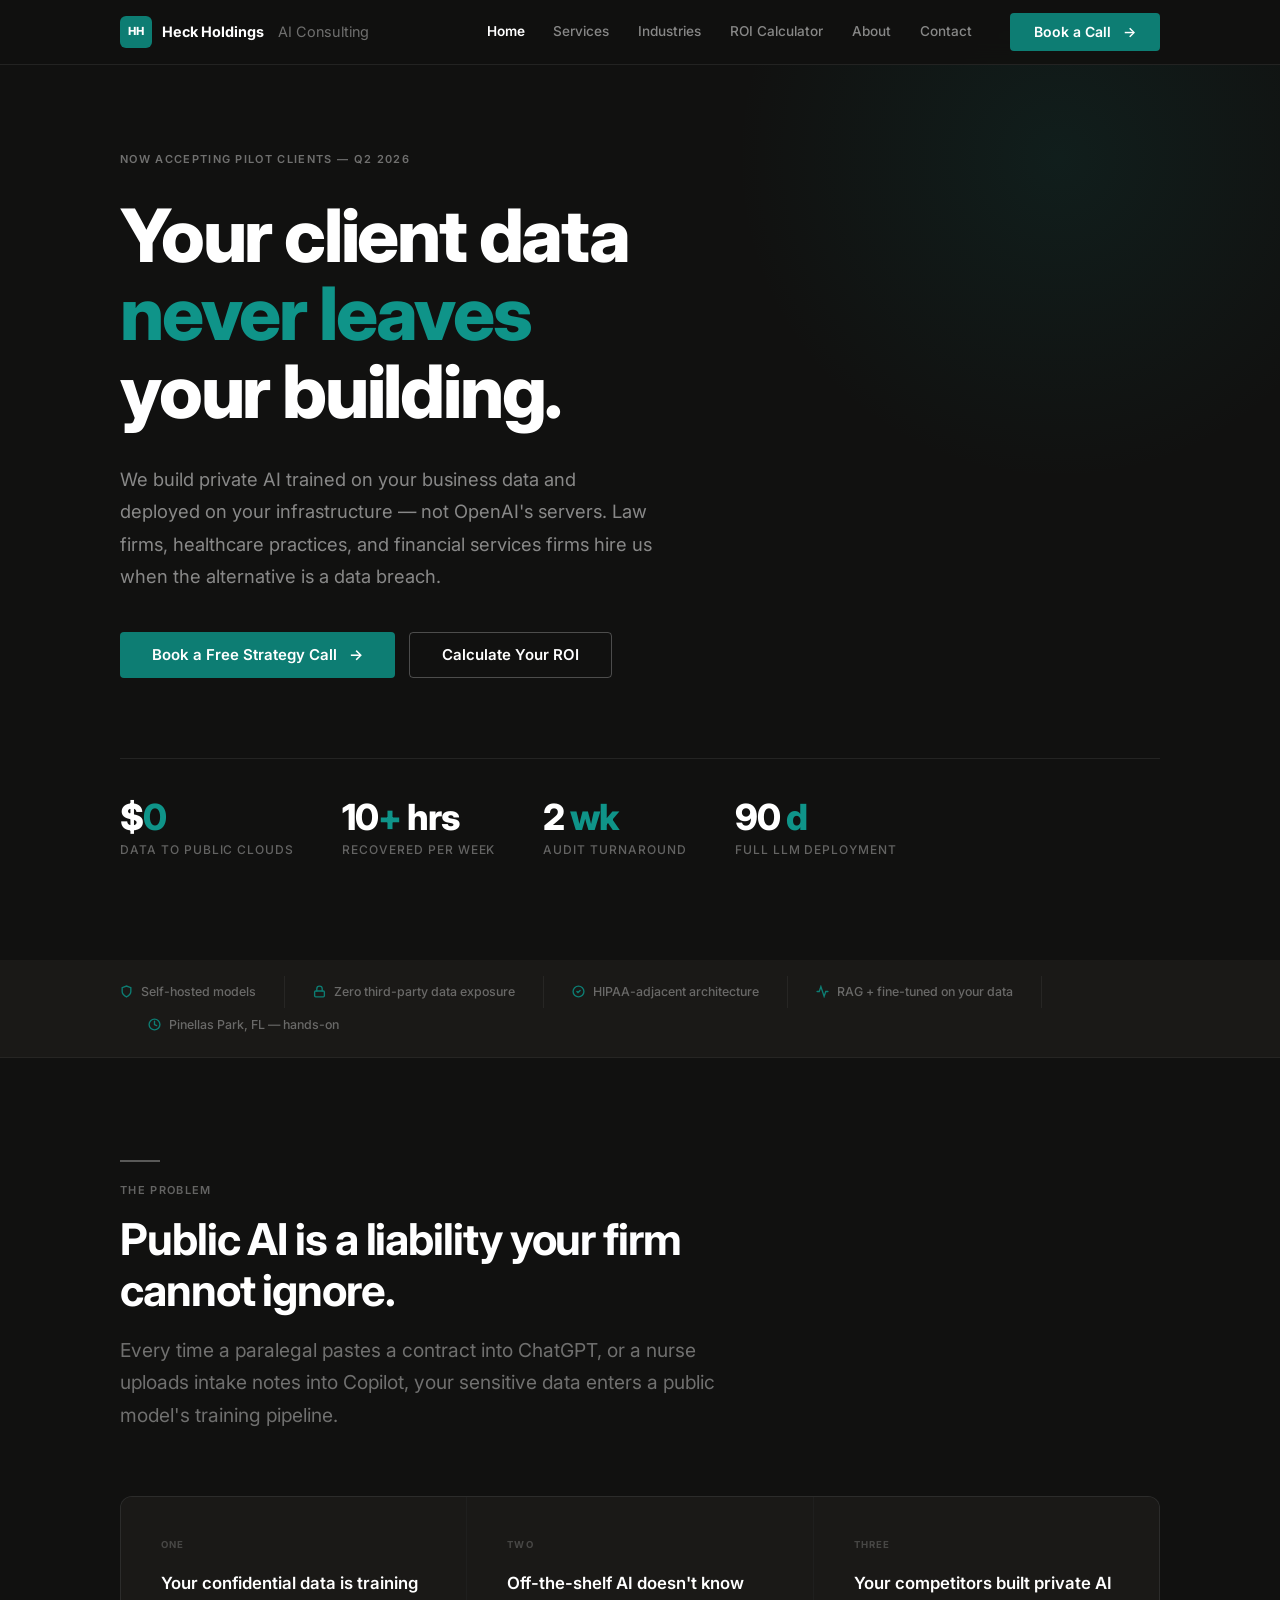
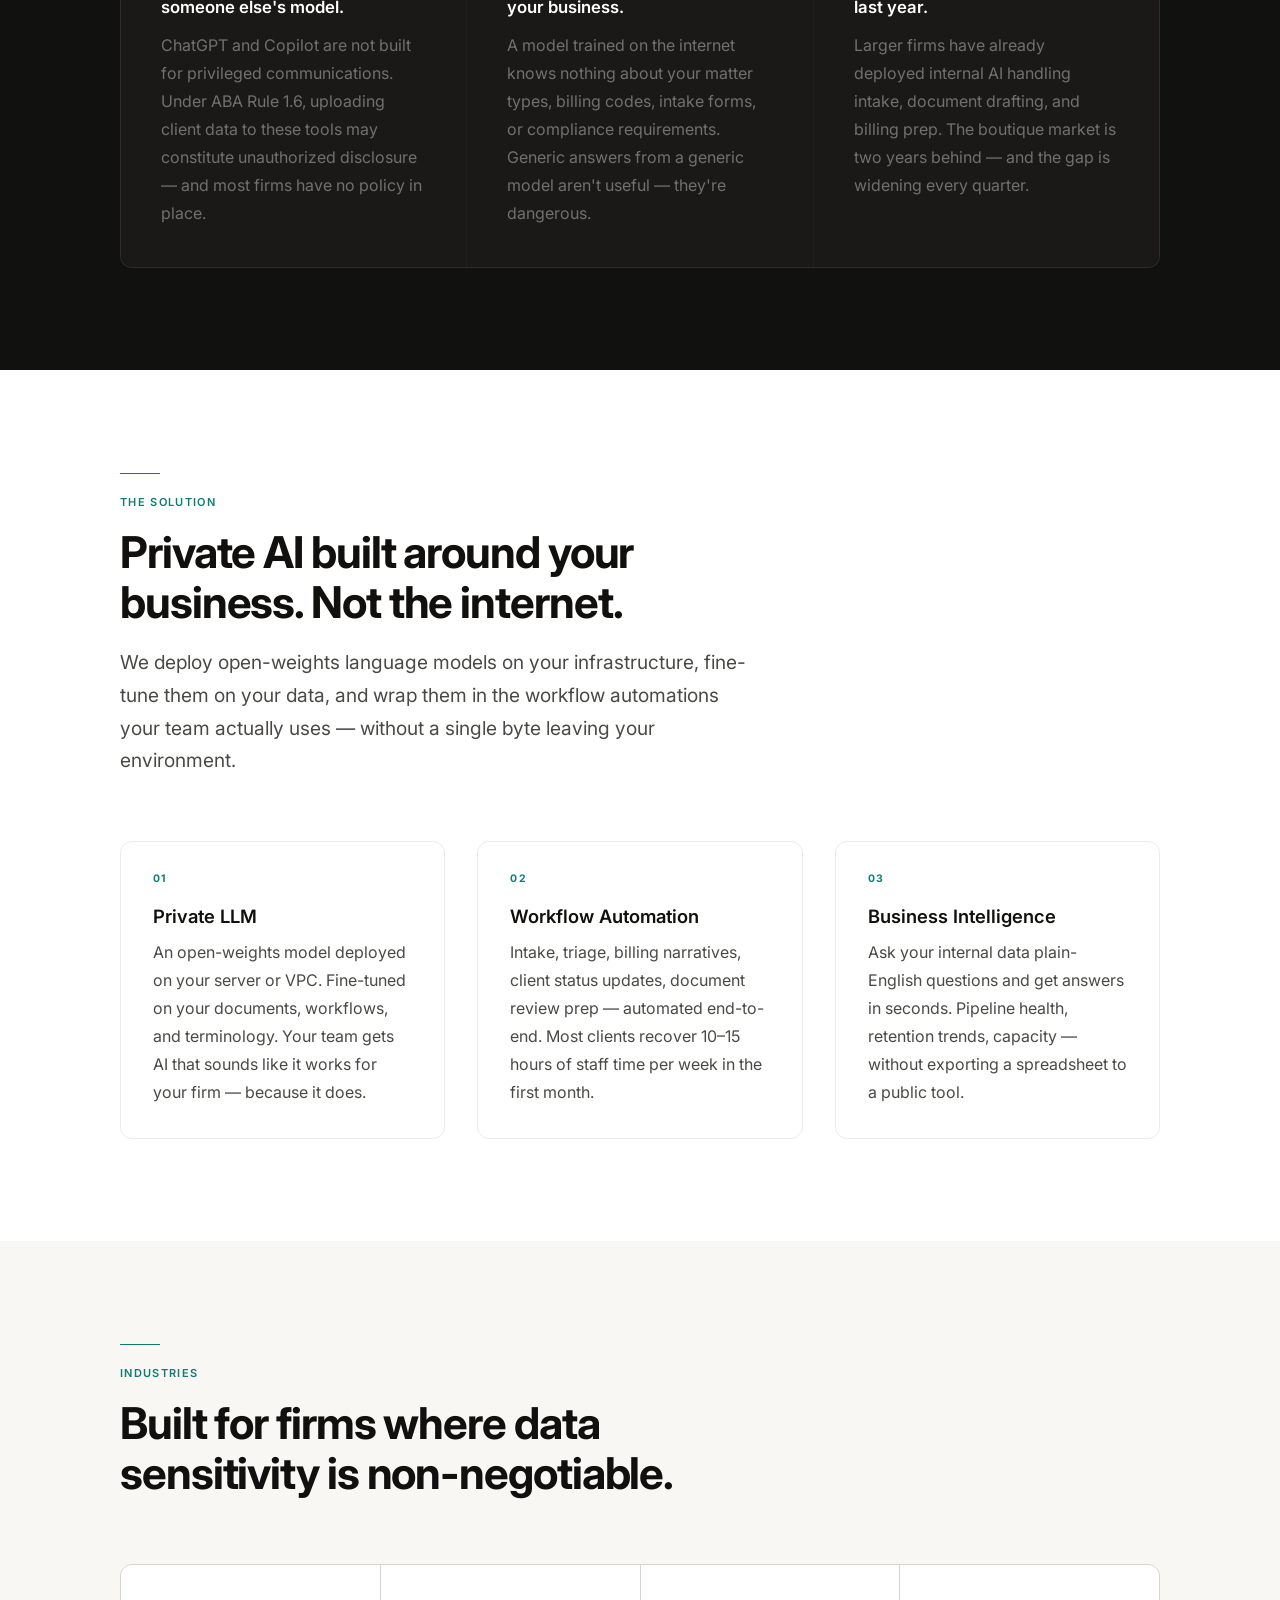
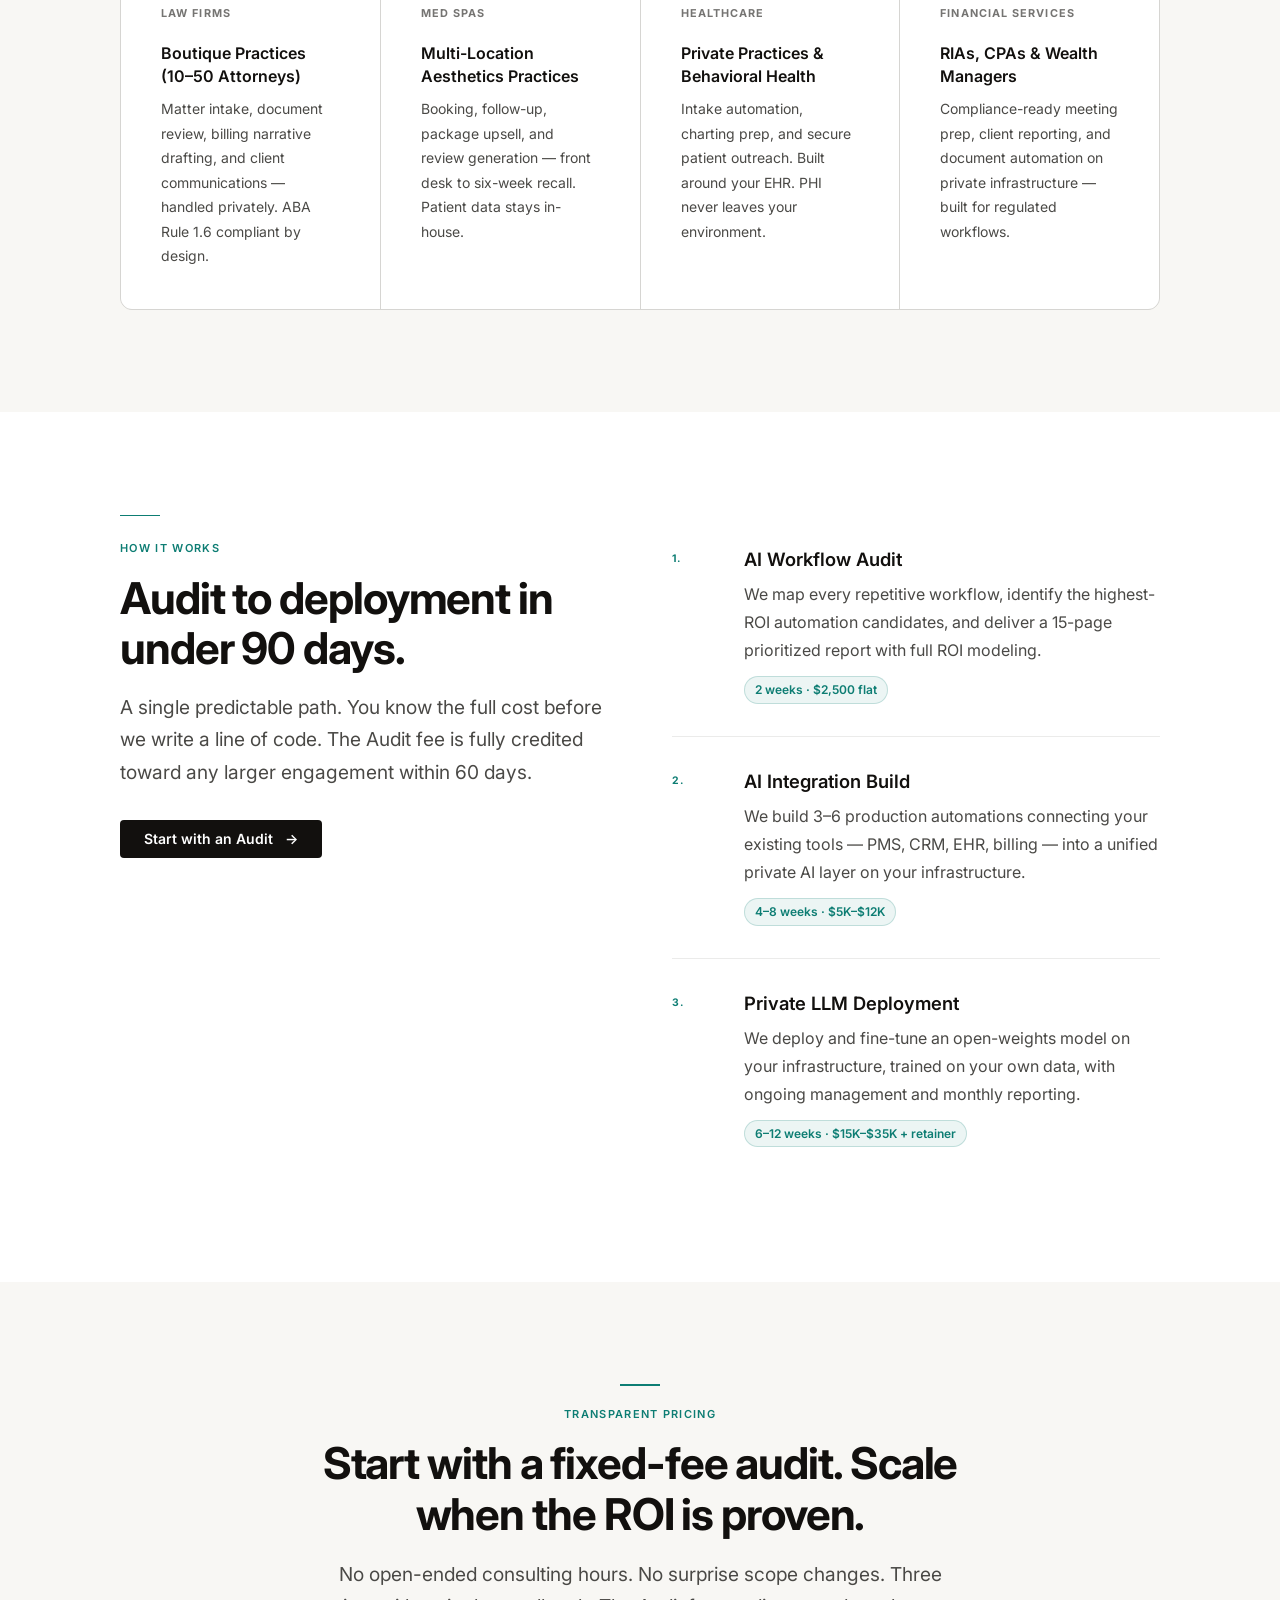
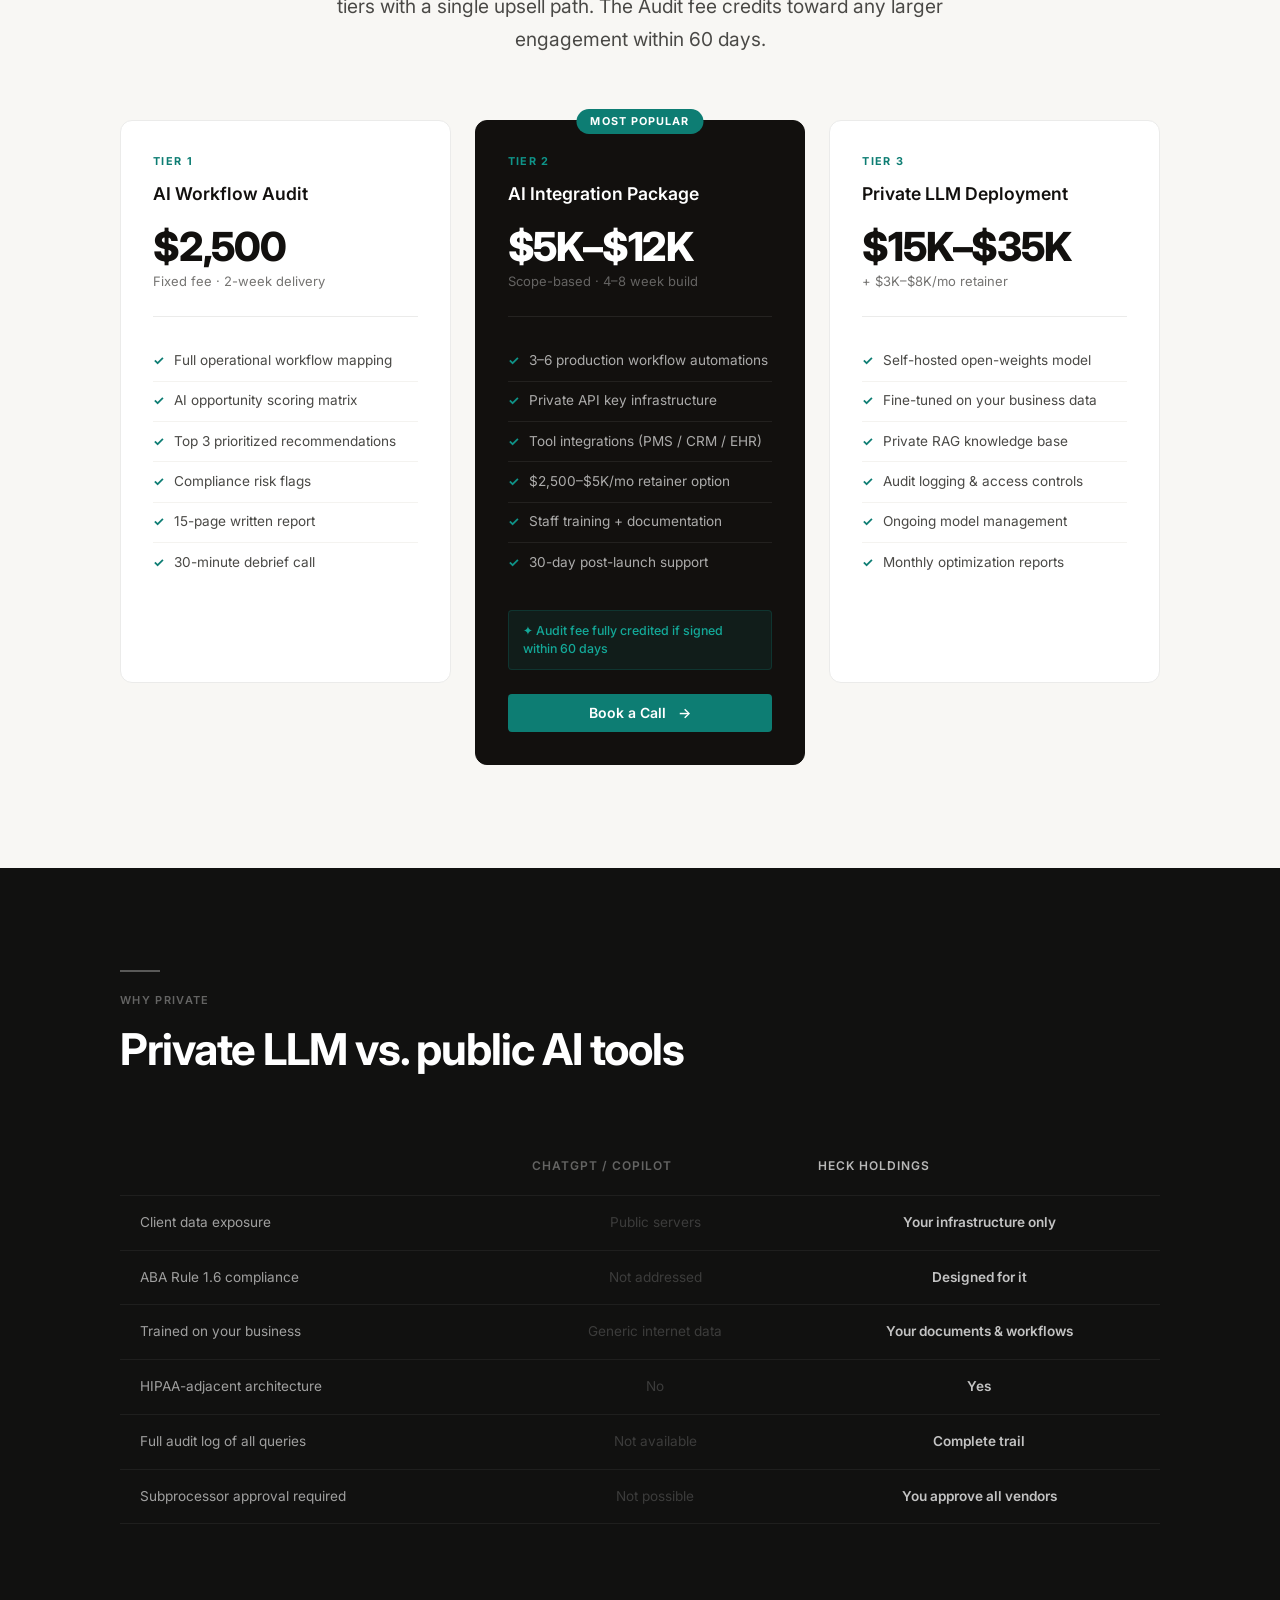
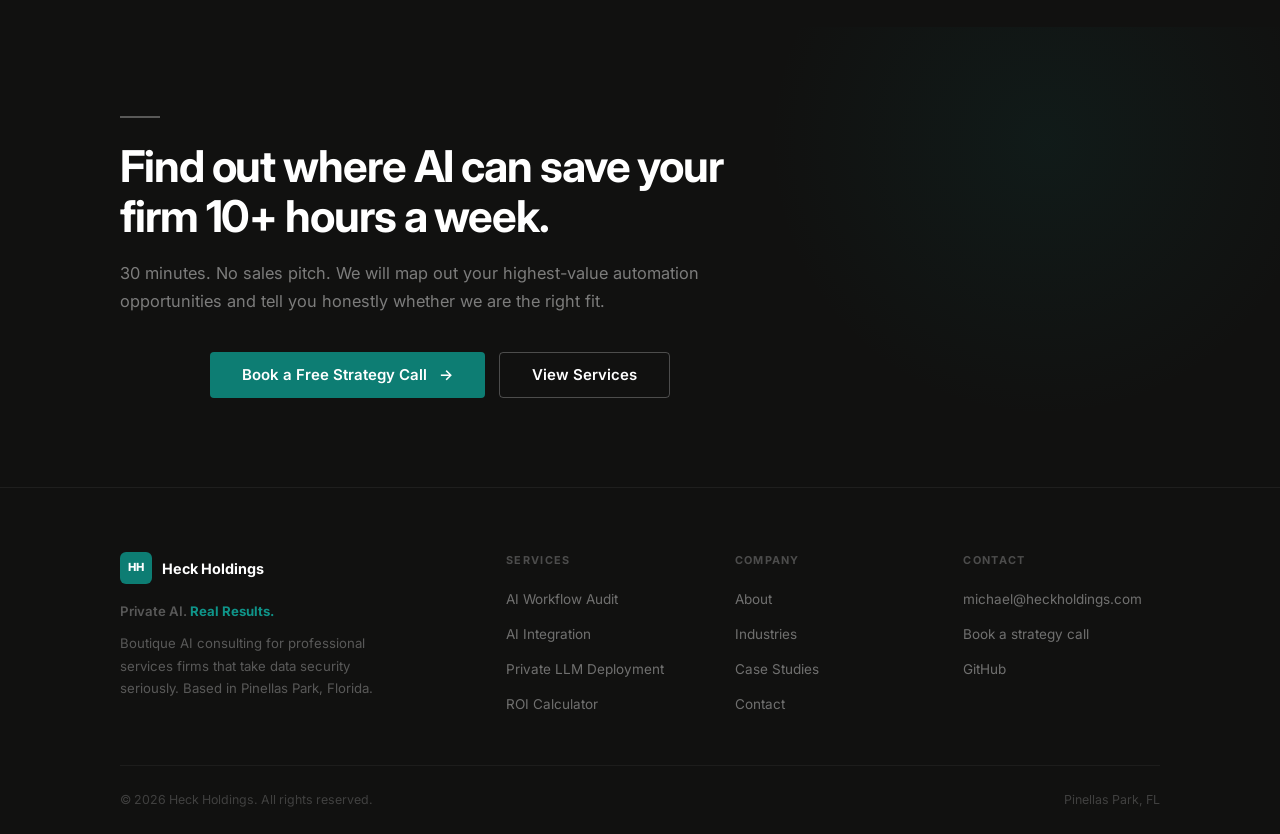
<file: index.html>
<!doctype html>
<html lang="en">
<head>
  <meta charset="UTF-8" />
  <meta name="viewport" content="width=device-width, initial-scale=1.0" />
  <title>Heck Holdings AI Consulting — Private AI for Law Firms & Professional Services</title>
  <meta name="description" content="Private LLM and AI workflow automation for law firms, healthcare, and financial services. Your data never touches a public cloud." />
  <link rel="preconnect" href="https://fonts.googleapis.com" />
  <link rel="preconnect" href="https://fonts.gstatic.com" crossorigin />
  <link href="https://fonts.googleapis.com/css2?family=Inter:wght@300;400;500;600;700;800&display=swap" rel="stylesheet" />
  <link rel="stylesheet" href="styles.css" />
  <link rel="icon" href="data:image/svg+xml,%3Csvg xmlns='http://www.w3.org/2000/svg' viewBox='0 0 32 32'%3E%3Crect width='32' height='32' rx='6' fill='%230d7d73'/%3E%3Ctext x='50%25' y='55%25' text-anchor='middle' dominant-baseline='middle' font-family='Inter,sans-serif' font-size='12' font-weight='700' fill='white'%3EHH%3C/text%3E%3C/svg%3E" />
</head>
<body>

<header class="header on-dark" id="header">
  <div class="wrap">
    <nav class="nav">
      <a href="index.html" class="brand">
        <span class="brand-mark">HH</span>
        Heck Holdings <span class="brand-sub">&nbsp;AI Consulting</span>
      </a>
      <div class="nav-links">
        <a href="index.html" class="nav-link active">Home</a>
        <a href="services.html" class="nav-link">Services</a>
        <a href="industries.html" class="nav-link">Industries</a>
        <a href="roi-calculator.html" class="nav-link">ROI Calculator</a>
        <a href="about.html" class="nav-link">About</a>
        <a href="contact.html" class="nav-link">Contact</a>
      </div>
      <a href="https://calendly.com/michaelheckert-heckholdings/automation-setup" target="_blank" rel="noopener" class="btn btn-teal nav-cta btn-arrow">Book a Call</a>
      <button class="nav-toggle" aria-label="Toggle menu" aria-expanded="false">
        <svg width="20" height="20" viewBox="0 0 24 24" fill="none" stroke="currentColor" stroke-width="2" stroke-linecap="round"><line x1="3" y1="6" x2="21" y2="6"/><line x1="3" y1="12" x2="21" y2="12"/><line x1="3" y1="18" x2="21" y2="18"/></svg>
      </button>
    </nav>
  </div></header>

  <div class="mobile-menu" id="mobile-menu">
    <a href="index.html" class="nav-link">Home</a>
    <a href="services.html" class="nav-link">Services</a>
    <a href="industries.html" class="nav-link">Industries</a>
    <a href="roi-calculator.html" class="nav-link">ROI Calculator</a>
    <a href="about.html" class="nav-link">About</a>
    <a href="contact.html" class="nav-link">Contact</a>
    <a href="https://calendly.com/michaelheckert-heckholdings/automation-setup" target="_blank" rel="noopener" class="btn btn-teal">Book a Call</a>
  </div>

<main>

<!-- ── HERO ── -->
<section class="hero">
  <div class="wrap hero-inner">

    <p class="label label-dark" style="margin-bottom:1.75rem">Now accepting pilot clients — Q2 2026</p>

    <h1>
      Your client data<br>
      <em>never leaves</em><br>
      your building.
    </h1>

    <p class="hero-sub">
      We build private AI trained on your business data and deployed on your infrastructure — not OpenAI's servers. Law firms, healthcare practices, and financial services firms hire us when the alternative is a data breach.
    </p>

    <div class="hero-actions">
      <a href="https://calendly.com/michaelheckert-heckholdings/automation-setup" target="_blank" rel="noopener" class="btn btn-teal btn-lg btn-arrow">Book a Free Strategy Call</a>
      <a href="roi-calculator.html" class="btn btn-outline-white btn-lg">Calculate Your ROI</a>
    </div>

    <div class="hero-stats">
      <div class="hero-stat">
        <div class="stat-val">$<em>0</em></div>
        <div class="stat-label">Data to public clouds</div>
      </div>
      <div class="hero-stat">
        <div class="stat-val">10<em>+</em> hrs</div>
        <div class="stat-label">Recovered per week</div>
      </div>
      <div class="hero-stat">
        <div class="stat-val">2 <em>wk</em></div>
        <div class="stat-label">Audit turnaround</div>
      </div>
      <div class="hero-stat">
        <div class="stat-val">90 <em>d</em></div>
        <div class="stat-label">Full LLM deployment</div>
      </div>
    </div>

  </div>
</section>

<!-- ── TRUST BAR ── -->
<div class="trustbar">
  <div class="wrap">
    <div class="trustbar-inner">
      <div class="trust-item">
        <svg width="13" height="13" viewBox="0 0 24 24" fill="none" stroke="currentColor" stroke-width="2.5" stroke-linecap="round"><path d="M12 22s8-4 8-10V5l-8-3-8 3v7c0 6 8 10 8 10z"/></svg>
        Self-hosted models
      </div>
      <div class="trust-item">
        <svg width="13" height="13" viewBox="0 0 24 24" fill="none" stroke="currentColor" stroke-width="2.5" stroke-linecap="round"><rect x="3" y="11" width="18" height="11" rx="2"/><path d="M7 11V7a5 5 0 0 1 10 0v4"/></svg>
        Zero third-party data exposure
      </div>
      <div class="trust-item">
        <svg width="13" height="13" viewBox="0 0 24 24" fill="none" stroke="currentColor" stroke-width="2.5" stroke-linecap="round"><path d="M9 12l2 2 4-4"/><circle cx="12" cy="12" r="10"/></svg>
        HIPAA-adjacent architecture
      </div>
      <div class="trust-item">
        <svg width="13" height="13" viewBox="0 0 24 24" fill="none" stroke="currentColor" stroke-width="2.5" stroke-linecap="round"><polyline points="22 12 18 12 15 21 9 3 6 12 2 12"/></svg>
        RAG + fine-tuned on your data
      </div>
      <div class="trust-item">
        <svg width="13" height="13" viewBox="0 0 24 24" fill="none" stroke="currentColor" stroke-width="2.5" stroke-linecap="round"><circle cx="12" cy="12" r="10"/><polyline points="12 6 12 12 16 14"/></svg>
        Pinellas Park, FL — hands-on
      </div>
    </div>
  </div>
</div>

<!-- ── PROBLEM ── -->
<section class="section section-dark">
  <div class="wrap">
    <div class="section-head reveal">
      <div class="rule rule-white"></div>
      <span class="label label-dark" style="margin-bottom:1rem;display:block">The Problem</span>
      <h2>Public AI is a liability your firm cannot ignore.</h2>
      <p class="lead" style="color:rgba(255,255,255,.4);margin-top:1rem">Every time a paralegal pastes a contract into ChatGPT, or a nurse uploads intake notes into Copilot, your sensitive data enters a public model's training pipeline.</p>
    </div>
    <div class="problem-row reveal">
      <div class="problem-cell">
        <span class="problem-num">One</span>
        <h3>Your confidential data is training someone else's model.</h3>
        <p style="color:rgba(255,255,255,.38)">ChatGPT and Copilot are not built for privileged communications. Under ABA Rule 1.6, uploading client data to these tools may constitute unauthorized disclosure — and most firms have no policy in place.</p>
      </div>
      <div class="problem-cell">
        <span class="problem-num">Two</span>
        <h3>Off-the-shelf AI doesn't know your business.</h3>
        <p style="color:rgba(255,255,255,.38)">A model trained on the internet knows nothing about your matter types, billing codes, intake forms, or compliance requirements. Generic answers from a generic model aren't useful — they're dangerous.</p>
      </div>
      <div class="problem-cell">
        <span class="problem-num">Three</span>
        <h3>Your competitors built private AI last year.</h3>
        <p style="color:rgba(255,255,255,.38)">Larger firms have already deployed internal AI handling intake, document drafting, and billing prep. The boutique market is two years behind — and the gap is widening every quarter.</p>
      </div>
    </div>
  </div>
</section>

<!-- ── SOLUTION ── -->
<section class="section">
  <div class="wrap">
    <div class="section-head reveal">
      <div class="rule"></div>
      <span class="label" style="margin-bottom:1rem;display:block">The Solution</span>
      <h2>Private AI built around your business. Not the internet.</h2>
      <p class="lead" style="margin-top:1rem">We deploy open-weights language models on your infrastructure, fine-tune them on your data, and wrap them in the workflow automations your team actually uses — without a single byte leaving your environment.</p>
    </div>
    <div class="grid-3">
      <article class="card reveal">
        <div class="card-number">01</div>
        <h3>Private LLM</h3>
        <p style="margin-top:.5rem">An open-weights model deployed on your server or VPC. Fine-tuned on your documents, workflows, and terminology. Your team gets AI that sounds like it works for your firm — because it does.</p>
      </article>
      <article class="card reveal">
        <div class="card-number">02</div>
        <h3>Workflow Automation</h3>
        <p style="margin-top:.5rem">Intake, triage, billing narratives, client status updates, document review prep — automated end-to-end. Most clients recover 10–15 hours of staff time per week in the first month.</p>
      </article>
      <article class="card reveal">
        <div class="card-number">03</div>
        <h3>Business Intelligence</h3>
        <p style="margin-top:.5rem">Ask your internal data plain-English questions and get answers in seconds. Pipeline health, retention trends, capacity — without exporting a spreadsheet to a public tool.</p>
      </article>
    </div>
  </div>
</section>

<!-- ── INDUSTRIES ── -->
<section class="section section-gray">
  <div class="wrap">
    <div class="section-head reveal">
      <div class="rule"></div>
      <span class="label" style="margin-bottom:1rem;display:block">Industries</span>
      <h2>Built for firms where data sensitivity is non-negotiable.</h2>
    </div>
    <div class="industry-grid reveal" style="background:var(--gray-200);border-color:var(--gray-200)">
      <div class="industry-card light">
        <span class="industry-tag">Law Firms</span>
        <h3>Boutique Practices (10–50 Attorneys)</h3>
        <p style="color:var(--gray-500);font-size:.875rem">Matter intake, document review, billing narrative drafting, and client communications — handled privately. ABA Rule 1.6 compliant by design.</p>
      </div>
      <div class="industry-card light">
        <span class="industry-tag">Med Spas</span>
        <h3>Multi-Location Aesthetics Practices</h3>
        <p style="color:var(--gray-500);font-size:.875rem">Booking, follow-up, package upsell, and review generation — front desk to six-week recall. Patient data stays in-house.</p>
      </div>
      <div class="industry-card light">
        <span class="industry-tag">Healthcare</span>
        <h3>Private Practices & Behavioral Health</h3>
        <p style="color:var(--gray-500);font-size:.875rem">Intake automation, charting prep, and secure patient outreach. Built around your EHR. PHI never leaves your environment.</p>
      </div>
      <div class="industry-card light">
        <span class="industry-tag">Financial Services</span>
        <h3>RIAs, CPAs & Wealth Managers</h3>
        <p style="color:var(--gray-500);font-size:.875rem">Compliance-ready meeting prep, client reporting, and document automation on private infrastructure — built for regulated workflows.</p>
      </div>
    </div>
  </div>
</section>

<!-- ── HOW IT WORKS ── -->
<section class="section">
  <div class="wrap">
    <div class="how-it-works-grid">
      <div class="reveal how-it-works-sticky">
        <div class="rule"></div>
        <span class="label" style="margin-bottom:1rem;display:block">How It Works</span>
        <h2>Audit to deployment in under 90 days.</h2>
        <p class="lead" style="margin-top:1rem">A single predictable path. You know the full cost before we write a line of code. The Audit fee is fully credited toward any larger engagement within 60 days.</p>
        <a href="https://calendly.com/michaelheckert-heckholdings/automation-setup" target="_blank" rel="noopener" class="btn btn-primary btn-arrow" style="margin-top:2rem">Start with an Audit</a>
      </div>
      <div class="step-list reveal">
        <div class="step-item">
          <div class="step-n">1.</div>
          <div class="step-body">
            <h3>AI Workflow Audit</h3>
            <p>We map every repetitive workflow, identify the highest-ROI automation candidates, and deliver a 15-page prioritized report with full ROI modeling.</p>
            <span class="step-tag">2 weeks · $2,500 flat</span>
          </div>
        </div>
        <div class="step-item">
          <div class="step-n">2.</div>
          <div class="step-body">
            <h3>AI Integration Build</h3>
            <p>We build 3–6 production automations connecting your existing tools — PMS, CRM, EHR, billing — into a unified private AI layer on your infrastructure.</p>
            <span class="step-tag">4–8 weeks · $5K–$12K</span>
          </div>
        </div>
        <div class="step-item">
          <div class="step-n">3.</div>
          <div class="step-body">
            <h3>Private LLM Deployment</h3>
            <p>We deploy and fine-tune an open-weights model on your infrastructure, trained on your own data, with ongoing management and monthly reporting.</p>
            <span class="step-tag">6–12 weeks · $15K–$35K + retainer</span>
          </div>
        </div>
      </div>
    </div>
  </div>
</section>

<!-- ── PRICING ── -->
<section class="section section-gray">
  <div class="wrap">
    <div class="section-head center reveal">
      <div class="rule" style="margin:0 auto 1.25rem"></div>
      <span class="label" style="margin-bottom:1rem;display:block">Transparent Pricing</span>
      <h2>Start with a fixed-fee audit. Scale when the ROI is proven.</h2>
      <p class="lead" style="margin-top:1rem">No open-ended consulting hours. No surprise scope changes. Three tiers with a single upsell path. The Audit fee credits toward any larger engagement within 60 days.</p>
    </div>
    <div class="pricing-grid">
      <article class="price-card reveal">
        <div class="price-tier">Tier 1</div>
        <h3>AI Workflow Audit</h3>
        <div class="price-amt">$2,500</div>
        <div class="price-period">Fixed fee · 2-week delivery</div>
        <div class="price-divider"></div>
        <ul class="price-list">
          <li>Full operational workflow mapping</li>
          <li>AI opportunity scoring matrix</li>
          <li>Top 3 prioritized recommendations</li>
          <li>Compliance risk flags</li>
          <li>15-page written report</li>
          <li>30-minute debrief call</li>
        </ul>
        <a href="https://calendly.com/michaelheckert-heckholdings/automation-setup" target="_blank" rel="noopener" class="btn btn-outline-white btn-arrow" style="width:100%;justify-content:center">Get Started</a>
      </article>
      <article class="price-card featured reveal">
        <span class="price-badge">Most popular</span>
        <div class="price-tier">Tier 2</div>
        <h3>AI Integration Package</h3>
        <div class="price-amt">$5K–$12K</div>
        <div class="price-period">Scope-based · 4–8 week build</div>
        <div class="price-divider"></div>
        <ul class="price-list">
          <li>3–6 production workflow automations</li>
          <li>Private API key infrastructure</li>
          <li>Tool integrations (PMS / CRM / EHR)</li>
          <li>$2,500–$5K/mo retainer option</li>
          <li>Staff training + documentation</li>
          <li>30-day post-launch support</li>
        </ul>
        <div class="credit-note">✦ Audit fee fully credited if signed within 60 days</div>
        <a href="https://calendly.com/michaelheckert-heckholdings/automation-setup" target="_blank" rel="noopener" class="btn btn-teal btn-arrow" style="width:100%;justify-content:center">Book a Call</a>
      </article>
      <article class="price-card reveal">
        <div class="price-tier">Tier 3</div>
        <h3>Private LLM Deployment</h3>
        <div class="price-amt">$15K–$35K</div>
        <div class="price-period">+ $3K–$8K/mo retainer</div>
        <div class="price-divider"></div>
        <ul class="price-list">
          <li>Self-hosted open-weights model</li>
          <li>Fine-tuned on your business data</li>
          <li>Private RAG knowledge base</li>
          <li>Audit logging & access controls</li>
          <li>Ongoing model management</li>
          <li>Monthly optimization reports</li>
        </ul>
        <a href="https://calendly.com/michaelheckert-heckholdings/automation-setup" target="_blank" rel="noopener" class="btn btn-outline-white btn-arrow" style="width:100%;justify-content:center">Get Started</a>
      </article>
    </div>
  </div>
</section>

<!-- ── COMPARISON ── -->
<section class="section section-dark">
  <div class="wrap">
    <div class="section-head reveal">
      <div class="rule rule-white"></div>
      <span class="label label-dark" style="margin-bottom:1rem;display:block">Why Private</span>
      <h2>Private LLM vs. public AI tools</h2>
    </div>
    <div class="compare-wrap reveal">
      <table class="compare-table">
        <thead>
          <tr>
            <th></th>
            <th>ChatGPT / Copilot</th>
            <th style="color:rgba(255,255,255,.7)">Heck Holdings</th>
          </tr>
        </thead>
        <tbody>
          <tr><td>Client data exposure</td><td class="cross">Public servers</td><td class="check col-hh">Your infrastructure only</td></tr>
          <tr><td>ABA Rule 1.6 compliance</td><td class="cross">Not addressed</td><td class="check col-hh">Designed for it</td></tr>
          <tr><td>Trained on your business</td><td class="cross">Generic internet data</td><td class="check col-hh">Your documents & workflows</td></tr>
          <tr><td>HIPAA-adjacent architecture</td><td class="cross">No</td><td class="check col-hh">Yes</td></tr>
          <tr><td>Full audit log of all queries</td><td class="cross">Not available</td><td class="check col-hh">Complete trail</td></tr>
          <tr><td>Subprocessor approval required</td><td class="cross">Not possible</td><td class="check col-hh">You approve all vendors</td></tr>
        </tbody>
      </table>
    </div>
  </div>
</section>

<!-- ── CTA ── -->
<section class="cta-band">
  <div class="wrap">
    <div class="cta-band-inner reveal">
      <div class="rule rule-white"></div>
      <h2>Find out where AI can save your firm 10+ hours a week.</h2>
      <p>30 minutes. No sales pitch. We will map out your highest-value automation opportunities and tell you honestly whether we are the right fit.</p>
      <div class="cta-actions">
        <a href="https://calendly.com/michaelheckert-heckholdings/automation-setup" target="_blank" rel="noopener" class="btn btn-teal btn-lg btn-arrow">Book a Free Strategy Call</a>
        <a href="services.html" class="btn btn-outline-white btn-lg">View Services</a>
      </div>
    </div>
  </div>
</section>

</main>

<footer class="footer">
  <div class="wrap">
    <div class="footer-grid">
      <div class="footer-brand">
        <a href="index.html" class="brand"><span class="brand-mark">HH</span><span style="color:#fff;font-weight:700">Heck Holdings</span></a>
        <p class="footer-tagline">Private AI. <em>Real Results.</em></p>
        <p>Boutique AI consulting for professional services firms that take data security seriously. Based in Pinellas Park, Florida.</p>
      </div>
      <div class="footer-col">
        <h4>Services</h4>
        <ul>
          <li><a href="services.html#tier-1">AI Workflow Audit</a></li>
          <li><a href="services.html#tier-2">AI Integration</a></li>
          <li><a href="services.html#tier-3">Private LLM Deployment</a></li>
          <li><a href="roi-calculator.html">ROI Calculator</a></li>
        </ul>
      </div>
      <div class="footer-col">
        <h4>Company</h4>
        <ul>
          <li><a href="about.html">About</a></li>
          <li><a href="industries.html">Industries</a></li>
          <li><a href="portfolio.html">Case Studies</a></li>
          <li><a href="contact.html">Contact</a></li>
        </ul>
      </div>
      <div class="footer-col">
        <h4>Contact</h4>
        <ul>
          <li><a href="mailto:michael@heckholdings.com">michael@heckholdings.com</a></li>
          <li><a href="https://calendly.com/michaelheckert-heckholdings/automation-setup" target="_blank" rel="noopener">Book a strategy call</a></li>
          <li><a href="https://github.com/ShopHeck" target="_blank" rel="noopener">GitHub</a></li>
        </ul>
      </div>
    </div>
    <div class="footer-bottom">
      <span>© <span id="yr">2026</span> Heck Holdings. All rights reserved.</span>
      <span>Pinellas Park, FL</span>
    </div>
  </div>
</footer>

<script src="script.js"></script>
</body>
</html>
</file>
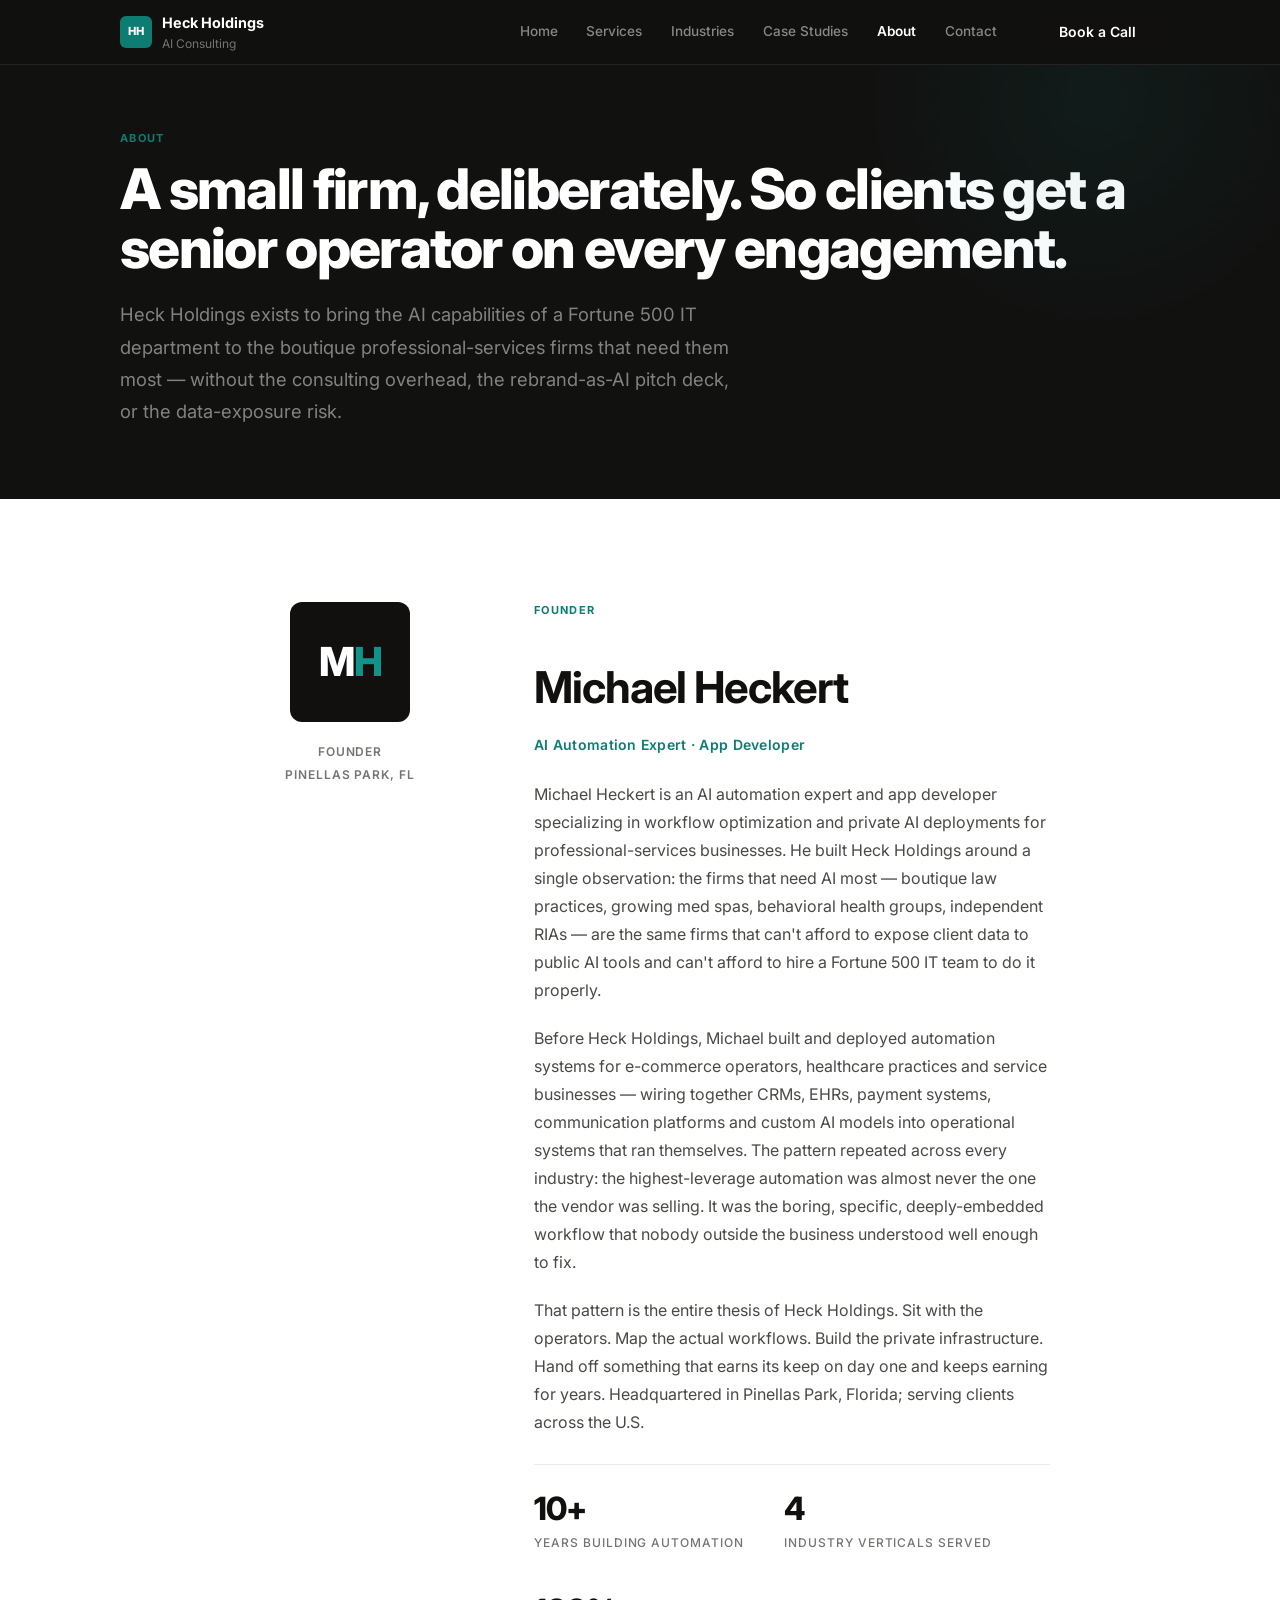
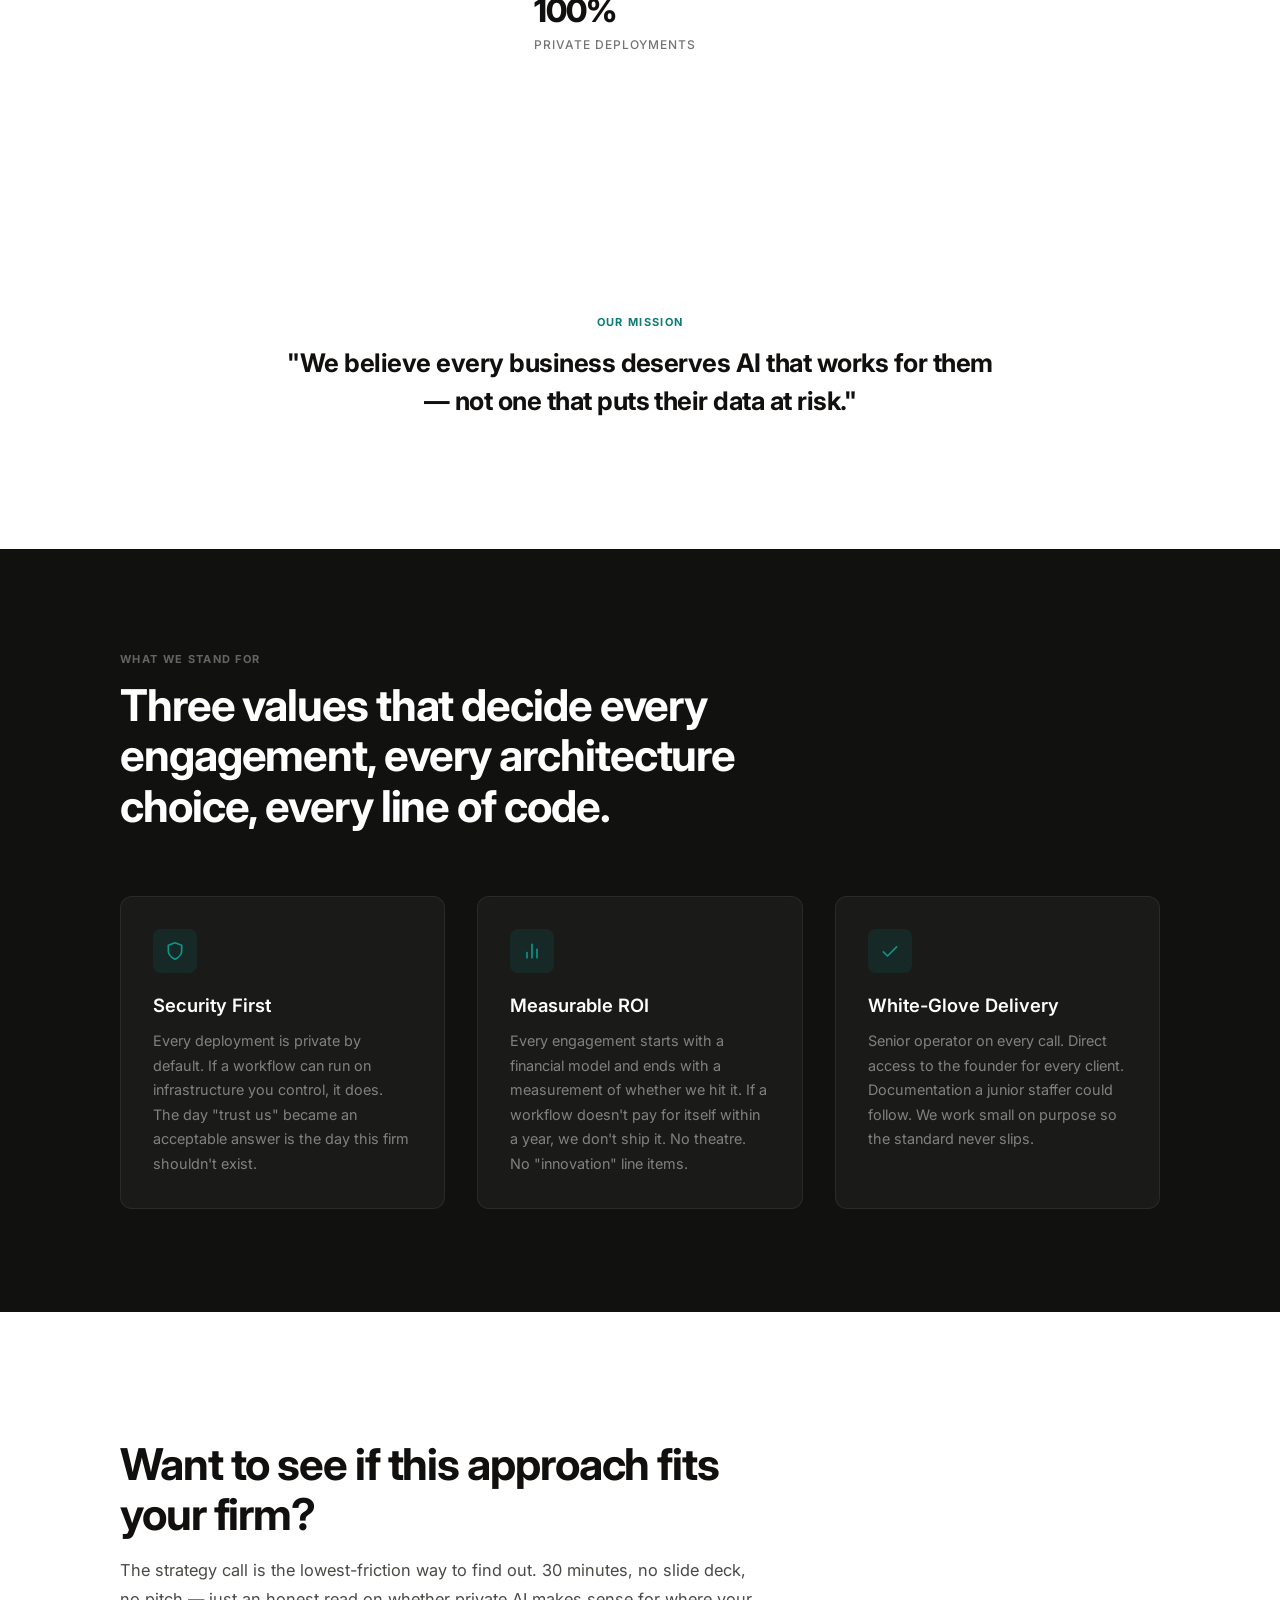
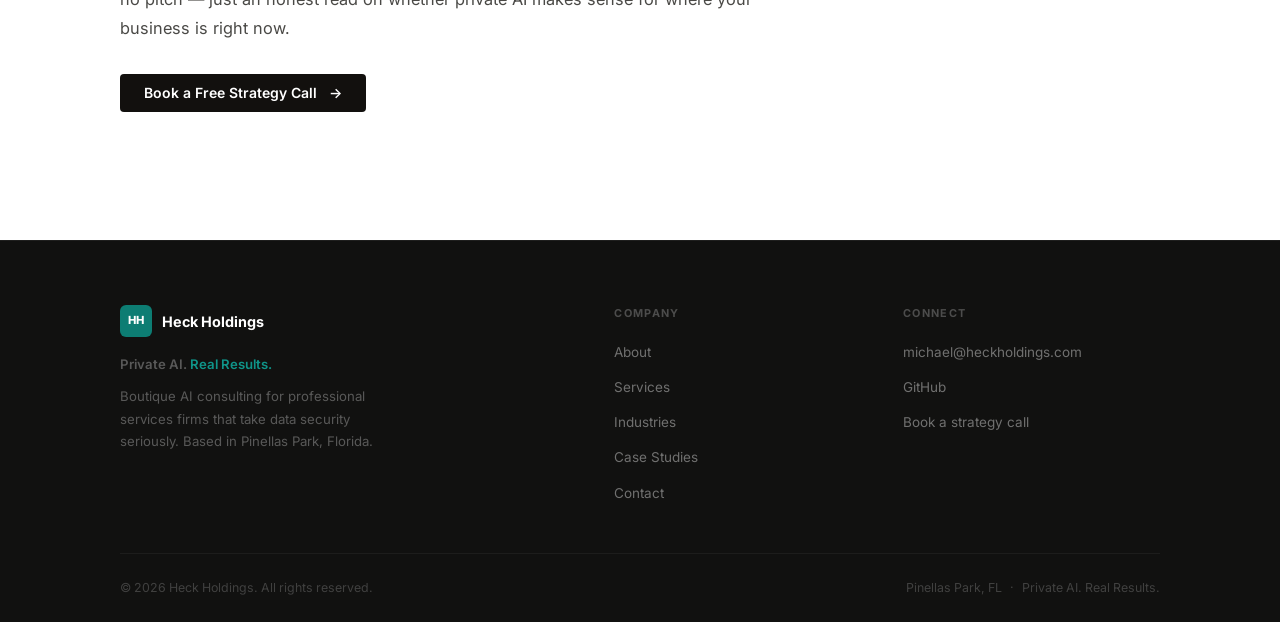
<file: about.html>
<!doctype html>
<html lang="en">
  <head>
    <meta charset="UTF-8" />
    <meta name="viewport" content="width=device-width, initial-scale=1.0" />
    <title>About — Heck Holdings AI Consulting</title>
    <meta name="description" content="Founded by Michael Heckert, an AI automation expert and app developer based in Pinellas Park, Florida. Specializing in workflow optimization and private AI deployments." />
    <link rel="preconnect" href="https://fonts.googleapis.com" />
    <link rel="preconnect" href="https://fonts.gstatic.com" crossorigin />
    <link href="https://fonts.googleapis.com/css2?family=Inter:wght@300;400;500;600;700;800&display=swap" rel="stylesheet" />
    <link rel="stylesheet" href="styles.css" />
    <link rel="icon" href="data:image/svg+xml,%3Csvg xmlns='http://www.w3.org/2000/svg' viewBox='0 0 32 32'%3E%3Crect width='32' height='32' rx='6' fill='%230A1628'/%3E%3Ctext x='50%25' y='54%25' text-anchor='middle' dominant-baseline='middle' font-family='Inter, sans-serif' font-size='14' font-weight='700' fill='%230D9488' letter-spacing='-1'%3EHH%3C/text%3E%3C/svg%3E" />
  </head>
  <body>
    <header class="header" id="header">
      <div class="wrap">
        <nav class="nav" aria-label="Primary">
          <a href="index.html" class="brand">
            <span class="brand-mark"><span>HH</span></span>
            <span class="brand-name">Heck Holdings <span style="color: var(--gray-400); font-weight: 400;">AI Consulting</span></span>
          </a>
          <div class="nav-links">
            <a href="index.html" class="nav-link">Home</a>
            <a href="services.html" class="nav-link">Services</a>
            <a href="industries.html" class="nav-link">Industries</a>
            <a href="portfolio.html" class="nav-link">Case Studies</a>
            <a href="about.html" class="nav-link">About</a>
            <a href="contact.html" class="nav-link">Contact</a>
          </div>
          <a href="https://calendly.com/michaelheckert-heckholdings/automation-setup" target="_blank" rel="noopener" class="btn btn-primary nav-cta">Book a Call</a>
          <button class="nav-toggle" aria-label="Toggle menu" aria-expanded="false">
            <svg width="20" height="20" viewBox="0 0 24 24" fill="none" stroke="currentColor" stroke-width="2" stroke-linecap="round"><line x1="3" y1="6" x2="21" y2="6"/><line x1="3" y1="12" x2="21" y2="12"/><line x1="3" y1="18" x2="21" y2="18"/></svg>
          </button>
        </nav>
      </div>
    </header>
    <div class="mobile-menu" id="mobile-menu">
      <a href="index.html" class="nav-link">Home</a>
      <a href="services.html" class="nav-link">Services</a>
      <a href="industries.html" class="nav-link">Industries</a>
      <a href="portfolio.html" class="nav-link">Case Studies</a>
      <a href="about.html" class="nav-link">About</a>
      <a href="contact.html" class="nav-link">Contact</a>
      <a href="https://calendly.com/michaelheckert-heckholdings/automation-setup" target="_blank" rel="noopener" class="btn btn-primary">Book a Call</a>
    </div>

    <main>
      <section class="page-hero">
        <div class="hero-bg" aria-hidden="true"></div>
        <div class="hero-grid" aria-hidden="true"></div>
        <div class="wrap">
          <div class="reveal">
            <span class="eyebrow">About</span>
            <h1>A small firm, deliberately. So clients get a senior operator on every engagement.</h1>
            <p class="page-hero-sub">Heck Holdings exists to bring the AI capabilities of a Fortune 500 IT department to the boutique professional-services firms that need them most — without the consulting overhead, the rebrand-as-AI pitch deck, or the data-exposure risk.</p>
          </div>
        </div>
      </section>

      <!-- ===== BIO ===== -->
      <section class="section">
        <div class="wrap wrap-default">
          <div class="bio">
            <div class="bio-portrait reveal">
              <div class="bio-monogram">M<span class="accent">H</span></div>
              <div class="bio-tag">
                <span>Founder</span>
                <span>Pinellas Park, FL</span>
              </div>
            </div>

            <div class="bio-content reveal reveal-delay-1">
              <span class="eyebrow">Founder</span>
              <h2 style="margin-top: 0.75rem;">Michael Heckert</h2>
              <div class="role">AI Automation Expert · App Developer</div>

              <p>Michael Heckert is an AI automation expert and app developer specializing in workflow optimization and private AI deployments for professional-services businesses. He built Heck Holdings around a single observation: the firms that need AI most — boutique law practices, growing med spas, behavioral health groups, independent RIAs — are the same firms that can't afford to expose client data to public AI tools and can't afford to hire a Fortune 500 IT team to do it properly.</p>

              <p>Before Heck Holdings, Michael built and deployed automation systems for e-commerce operators, healthcare practices and service businesses — wiring together CRMs, EHRs, payment systems, communication platforms and custom AI models into operational systems that ran themselves. The pattern repeated across every industry: the highest-leverage automation was almost never the one the vendor was selling. It was the boring, specific, deeply-embedded workflow that nobody outside the business understood well enough to fix.</p>

              <p>That pattern is the entire thesis of Heck Holdings. Sit with the operators. Map the actual workflows. Build the private infrastructure. Hand off something that earns its keep on day one and keeps earning for years. Headquartered in Pinellas Park, Florida; serving clients across the U.S.</p>

              <div class="bio-stats">
                <div>
                  <span class="bio-stat-num">10+</span>
                  <span class="bio-stat-label">Years building automation</span>
                </div>
                <div>
                  <span class="bio-stat-num">4</span>
                  <span class="bio-stat-label">Industry verticals served</span>
                </div>
                <div>
                  <span class="bio-stat-num">100%</span>
                  <span class="bio-stat-label">Private deployments</span>
                </div>
              </div>
            </div>
          </div>
        </div>
      </section>

      <!-- ===== MISSION ===== -->
      <section class="section-tight">
        <div class="wrap wrap-default">
          <div class="mission reveal">
            <span class="eyebrow">Our mission</span>
            <blockquote>"We believe every business deserves AI that works for them — not one that puts their data at risk."</blockquote>
          </div>
        </div>
      </section>

      <!-- ===== VALUES ===== -->
      <section class="section section-dark">
        <div class="wrap">
          <div class="section-head reveal">
            <span class="eyebrow">What we stand for</span>
            <h2>Three values that decide every engagement, every architecture choice, every line of code.</h2>
          </div>

          <div class="values">
            <article class="value reveal">
              <div class="value-icon">
                <svg width="20" height="20" viewBox="0 0 24 24" fill="none" stroke="currentColor" stroke-width="2" stroke-linecap="round" stroke-linejoin="round"><path d="M12 22s8-4 8-10V5l-8-3-8 3v7c0 6 8 10 8 10z"/></svg>
              </div>
              <h3>Security First</h3>
              <p>Every deployment is private by default. If a workflow can run on infrastructure you control, it does. The day "trust us" became an acceptable answer is the day this firm shouldn't exist.</p>
            </article>

            <article class="value reveal reveal-delay-1">
              <div class="value-icon">
                <svg width="20" height="20" viewBox="0 0 24 24" fill="none" stroke="currentColor" stroke-width="2" stroke-linecap="round" stroke-linejoin="round"><line x1="18" y1="20" x2="18" y2="10"/><line x1="12" y1="20" x2="12" y2="4"/><line x1="6" y1="20" x2="6" y2="14"/></svg>
              </div>
              <h3>Measurable ROI</h3>
              <p>Every engagement starts with a financial model and ends with a measurement of whether we hit it. If a workflow doesn't pay for itself within a year, we don't ship it. No theatre. No "innovation" line items.</p>
            </article>

            <article class="value reveal reveal-delay-2">
              <div class="value-icon">
                <svg width="20" height="20" viewBox="0 0 24 24" fill="none" stroke="currentColor" stroke-width="2" stroke-linecap="round" stroke-linejoin="round"><path d="M20 7L9 18l-5-5"/></svg>
              </div>
              <h3>White-Glove Delivery</h3>
              <p>Senior operator on every call. Direct access to the founder for every client. Documentation a junior staffer could follow. We work small on purpose so the standard never slips.</p>
            </article>
          </div>
        </div>
      </section>

      <!-- ===== CTA ===== -->
      <section class="section-tight">
        <div class="wrap">
          <div class="cta-banner reveal">
            <h2>Want to see if this approach fits your firm?</h2>
            <p>The strategy call is the lowest-friction way to find out. 30 minutes, no slide deck, no pitch — just an honest read on whether private AI makes sense for where your business is right now.</p>
            <a href="contact.html" class="btn btn-primary btn-arrow">Book a Free Strategy Call</a>
          </div>
        </div>
      </section>
    </main>

    <footer class="footer">
      <div class="wrap">
        <div class="footer-top">
          <div class="footer-brand">
            <div class="brand">
              <span class="brand-mark"><span>HH</span></span>
              <span style="color: white;">Heck Holdings</span>
            </div>
            <p class="footer-tagline">Private AI. <span class="accent">Real Results.</span></p>
            <p class="footer-desc">Boutique AI consulting for professional services firms that take data security seriously. Based in Pinellas Park, Florida.</p>
          </div>
          <div class="footer-col">
            <h4>Company</h4>
            <ul>
              <li><a href="about.html">About</a></li>
              <li><a href="services.html">Services</a></li>
              <li><a href="industries.html">Industries</a></li>
              <li><a href="portfolio.html">Case Studies</a></li>
              <li><a href="contact.html">Contact</a></li>
            </ul>
          </div>
          <div class="footer-col">
            <h4>Connect</h4>
            <ul>
              <li><a href="mailto:michael@heckholdings.com">michael@heckholdings.com</a></li>
              <li><a href="https://github.com/heckholdings" target="_blank" rel="noopener">GitHub</a></li>
              <li><a href="contact.html">Book a strategy call</a></li>
            </ul>
          </div>
        </div>
        <div class="footer-bottom">
          <div>© <span data-year>2026</span> Heck Holdings. All rights reserved.</div>
          <div class="legal">
            <span>Pinellas Park, FL</span>
            <span>·</span>
            <span>Private AI. Real Results.</span>
          </div>
        </div>
      </div>
    </footer>
    <script src="script.js"></script>
  </body>
</html>
</file>
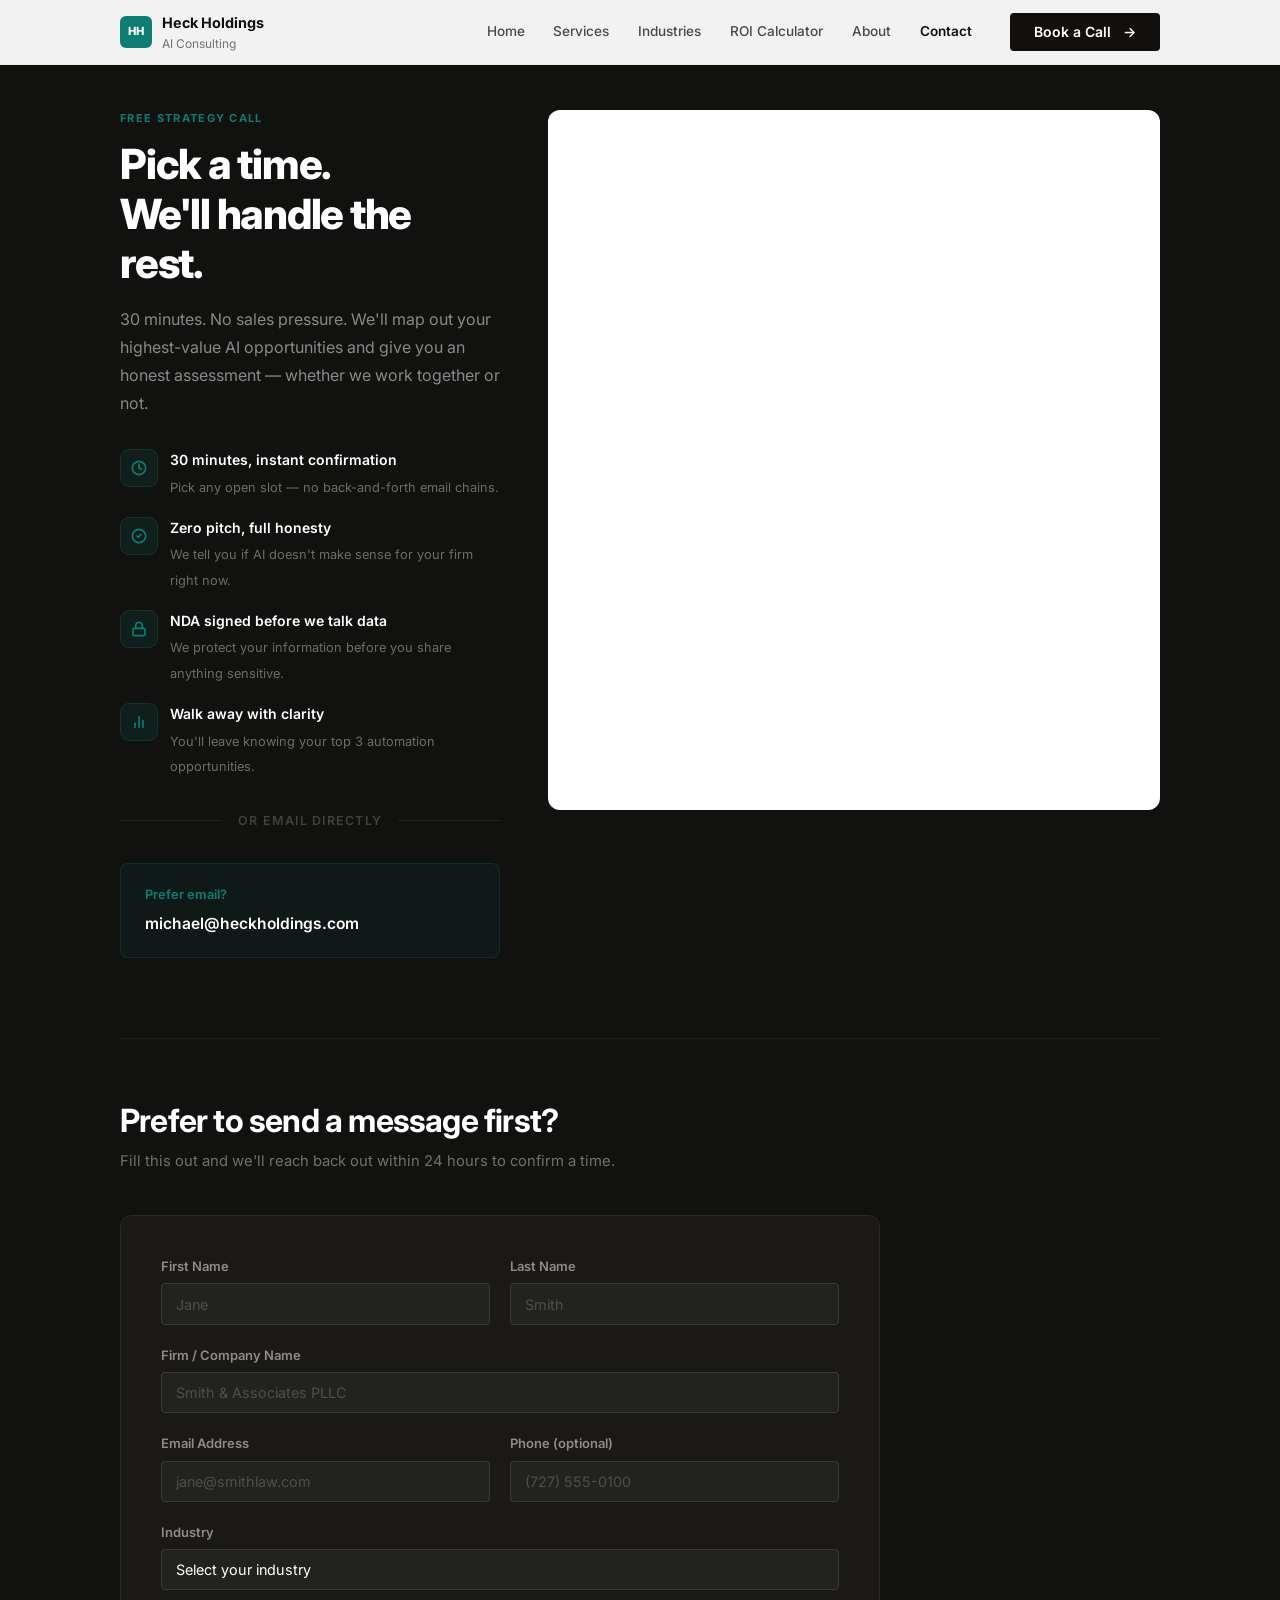
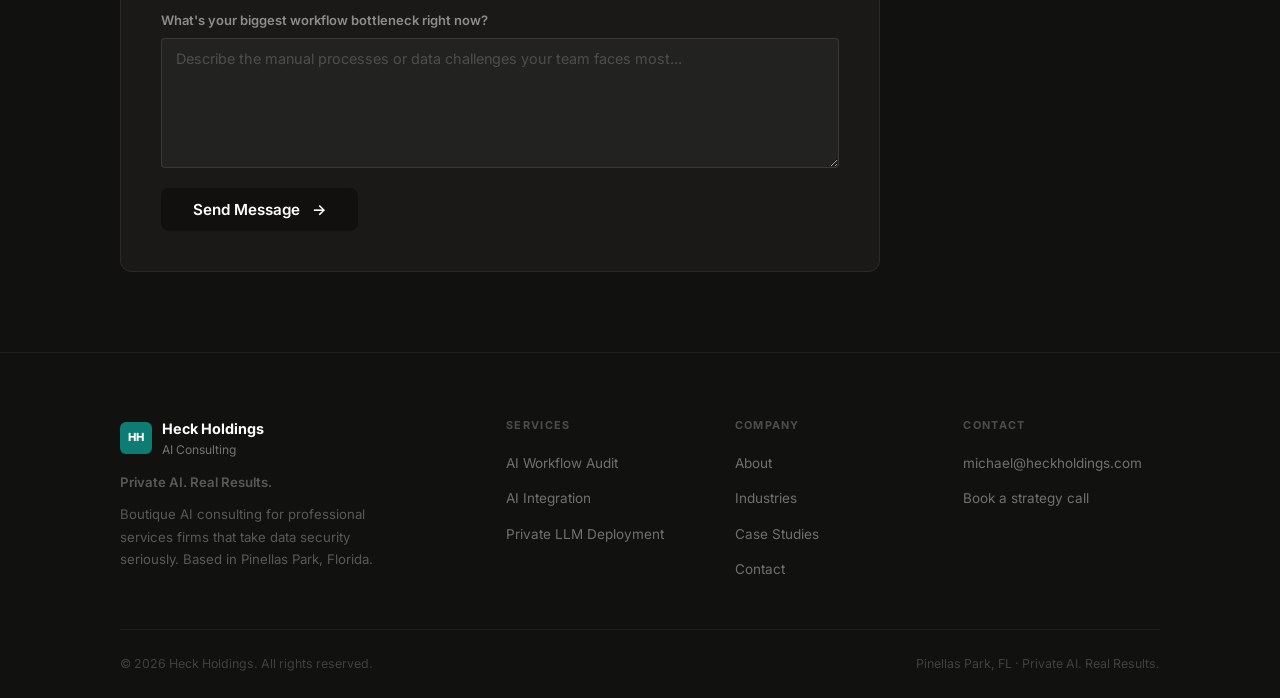
<file: contact.html>
<!doctype html>
<html lang="en">
<head>
  <meta charset="UTF-8" />
  <meta name="viewport" content="width=device-width, initial-scale=1.0" />
  <title>Book a Strategy Call — Heck Holdings AI Consulting</title>
  <meta name="description" content="Book a free 30-minute strategy call. Pick a time that works — instant confirmation, no back-and-forth." />
  <link rel="preconnect" href="https://fonts.googleapis.com" />
  <link rel="preconnect" href="https://fonts.gstatic.com" crossorigin />
  <link href="https://fonts.googleapis.com/css2?family=Inter:wght@300;400;500;600;700;800&display=swap" rel="stylesheet" />
  <link rel="stylesheet" href="styles.css" />
  <!-- Calendly widget CSS -->
  <link href="https://assets.calendly.com/assets/external/widget.css" rel="stylesheet" />
  <link rel="icon" href="data:image/svg+xml,%3Csvg xmlns='http://www.w3.org/2000/svg' viewBox='0 0 32 32'%3E%3Crect width='32' height='32' rx='6' fill='%230d9488'/%3E%3Ctext x='50%25' y='55%25' text-anchor='middle' dominant-baseline='middle' font-family='Inter,sans-serif' font-size='13' font-weight='800' fill='white'%3EHH%3C/text%3E%3C/svg%3E" />
  <style>
    .contact-page {
      background: var(--dark);
      min-height: 100vh;
      padding: 110px 0 80px;
    }

    /* ── Top split: info + embed ── */
    .contact-top {
      display: grid;
      grid-template-columns: 380px 1fr;
      gap: 3rem;
      align-items: start;
      margin-bottom: 5rem;
    }
    @media (max-width: 900px) {
      .contact-top { grid-template-columns: 1fr; gap: 2rem; }
    }

    /* Left column */
    .contact-info h1 { color: #fff; font-size: clamp(1.8rem, 1.4rem + 2vw, 2.6rem); margin-bottom: 1rem; line-height: 1.2; }
    .contact-info > p { color: rgba(255,255,255,.5); font-size: 1rem; line-height: 1.75; margin-bottom: 2rem; }

    .perk { display: flex; align-items: flex-start; gap: 12px; margin-bottom: 1.1rem; }
    .perk-icon {
      width: 38px; height: 38px; border-radius: 9px; flex-shrink: 0;
      background: rgba(13,148,136,.1); border: 1px solid rgba(13,148,136,.2);
      display: flex; align-items: center; justify-content: center; color: var(--teal);
    }
    .perk-text strong { display: block; color: #fff; font-size: .875rem; font-weight: 600; margin-bottom: 2px; }
    .perk-text span { color: rgba(255,255,255,.38); font-size: .8rem; }

    .contact-divider {
      display: flex; align-items: center; gap: 1rem;
      margin: 2rem 0;
      color: rgba(255,255,255,.2); font-size: .78rem; font-weight: 600;
      text-transform: uppercase; letter-spacing: .1em;
    }
    .contact-divider::before, .contact-divider::after {
      content: ''; flex: 1; height: 1px; background: rgba(255,255,255,.07);
    }

    .email-block {
      padding: 1.25rem 1.5rem;
      background: rgba(13,148,136,.07);
      border: 1px solid rgba(13,148,136,.18);
      border-radius: var(--radius);
    }
    .email-block p { color: var(--teal); font-weight: 600; font-size: .8rem; margin: 0 0 .3rem; }
    .email-block a { color: #fff; font-size: .975rem; font-weight: 600; }
    .email-block a:hover { color: var(--teal-lt); }

    /* Calendly embed wrapper */
    .calendly-wrap {
      background: #fff;
      border-radius: var(--radius-lg);
      overflow: hidden;
      box-shadow: var(--shadow-xl);
      min-height: 700px;
    }
    .calendly-inline-widget {
      min-width: 100% !important;
      height: 700px;
    }

    /* ── Bottom: contact form (secondary) ── */
    .form-section { border-top: 1px solid rgba(255,255,255,.06); padding-top: 4rem; }
    .form-section-head { margin-bottom: 2.5rem; }
    .form-section-head h2 { color: #fff; font-size: clamp(1.4rem, 1.2rem + 1vw, 2rem); margin-bottom: .6rem; }
    .form-section-head p { color: rgba(255,255,255,.4); font-size: .925rem; }

    .form-card {
      background: var(--dark-2);
      border: 1px solid rgba(255,255,255,.07);
      border-radius: var(--radius-lg);
      padding: 2.5rem;
      max-width: 760px;
    }
    .form-card .form-group label { color: rgba(255,255,255,.5); }
    .form-card input, .form-card select, .form-card textarea {
      background: rgba(255,255,255,.04) !important;
      border-color: rgba(255,255,255,.1) !important;
      color: #fff !important;
    }
    .form-card input::placeholder, .form-card textarea::placeholder { color: rgba(255,255,255,.2) !important; }
    .form-card input:focus, .form-card select:focus, .form-card textarea:focus {
      border-color: var(--teal) !important;
      box-shadow: 0 0 0 3px rgba(13,148,136,.15) !important;
    }
    .form-card select option { background: var(--dark-2); color: #fff; }

    #form-success-msg {
      display: none;
      background: rgba(13,148,136,.08);
      border: 1px solid rgba(13,148,136,.25);
      border-radius: var(--radius);
      padding: 2rem; text-align: center;
    }
    #form-success-msg h3 { color: var(--teal); margin-bottom: .5rem; }
    #form-success-msg p { color: rgba(255,255,255,.5); margin: 0; }
  </style>
</head>
<body>

<header class="header" id="header">
  <div class="wrap">
    <nav class="nav">
      <a href="index.html" class="brand"><span class="brand-mark">HH</span><span class="brand-name">Heck Holdings <span>AI Consulting</span></span></a>
      <div class="nav-links">
        <a href="index.html" class="nav-link">Home</a>
        <a href="services.html" class="nav-link">Services</a>
        <a href="industries.html" class="nav-link">Industries</a>
        <a href="roi-calculator.html" class="nav-link">ROI Calculator</a>
        <a href="about.html" class="nav-link">About</a>
        <a href="contact.html" class="nav-link active">Contact</a>
      </div>
      <a href="contact.html" class="btn btn-primary nav-cta btn-arrow">Book a Call</a>
      <button class="nav-toggle" aria-label="Toggle menu" aria-expanded="false">
        <svg width="22" height="22" viewBox="0 0 24 24" fill="none" stroke="currentColor" stroke-width="2" stroke-linecap="round"><line x1="3" y1="6" x2="21" y2="6"/><line x1="3" y1="12" x2="21" y2="12"/><line x1="3" y1="18" x2="21" y2="18"/></svg>
      </button>
    </nav>
  </div></header>

  <div class="mobile-menu" id="mobile-menu">
    <a href="index.html" class="nav-link">Home</a>
    <a href="services.html" class="nav-link">Services</a>
    <a href="industries.html" class="nav-link">Industries</a>
    <a href="roi-calculator.html" class="nav-link">ROI Calculator</a>
    <a href="about.html" class="nav-link">About</a>
    <a href="contact.html" class="nav-link">Contact</a>
    <a href="contact.html" class="btn btn-primary" style="margin-top:.5rem;align-self:flex-start">Book a Call</a>
  </div>

<main>
<div class="contact-page">
  <div class="wrap">

    <div class="contact-top">

      <!-- Left: info -->
      <div class="contact-info reveal">
        <span class="eyebrow">Free Strategy Call</span>
        <h1>Pick a time.<br>We'll handle the rest.</h1>
        <p>30 minutes. No sales pressure. We'll map out your highest-value AI opportunities and give you an honest assessment — whether we work together or not.</p>

        <div class="perk">
          <div class="perk-icon">
            <svg width="16" height="16" viewBox="0 0 24 24" fill="none" stroke="currentColor" stroke-width="2.5" stroke-linecap="round"><circle cx="12" cy="12" r="10"/><polyline points="12 6 12 12 16 14"/></svg>
          </div>
          <div class="perk-text">
            <strong>30 minutes, instant confirmation</strong>
            <span>Pick any open slot — no back-and-forth email chains.</span>
          </div>
        </div>
        <div class="perk">
          <div class="perk-icon">
            <svg width="16" height="16" viewBox="0 0 24 24" fill="none" stroke="currentColor" stroke-width="2.5" stroke-linecap="round"><path d="M9 12l2 2 4-4"/><circle cx="12" cy="12" r="10"/></svg>
          </div>
          <div class="perk-text">
            <strong>Zero pitch, full honesty</strong>
            <span>We tell you if AI doesn't make sense for your firm right now.</span>
          </div>
        </div>
        <div class="perk">
          <div class="perk-icon">
            <svg width="16" height="16" viewBox="0 0 24 24" fill="none" stroke="currentColor" stroke-width="2.5" stroke-linecap="round"><rect x="3" y="11" width="18" height="11" rx="2"/><path d="M7 11V7a5 5 0 0 1 10 0v4"/></svg>
          </div>
          <div class="perk-text">
            <strong>NDA signed before we talk data</strong>
            <span>We protect your information before you share anything sensitive.</span>
          </div>
        </div>
        <div class="perk">
          <div class="perk-icon">
            <svg width="16" height="16" viewBox="0 0 24 24" fill="none" stroke="currentColor" stroke-width="2.5" stroke-linecap="round"><line x1="18" y1="20" x2="18" y2="10"/><line x1="12" y1="20" x2="12" y2="4"/><line x1="6" y1="20" x2="6" y2="14"/></svg>
          </div>
          <div class="perk-text">
            <strong>Walk away with clarity</strong>
            <span>You'll leave knowing your top 3 automation opportunities.</span>
          </div>
        </div>

        <div class="contact-divider">or email directly</div>

        <div class="email-block">
          <p>Prefer email?</p>
          <a href="mailto:michael@heckholdings.com">michael@heckholdings.com</a>
        </div>
      </div>

      <!-- Right: Calendly embed -->
      <div class="calendly-wrap reveal">
        <div
          class="calendly-inline-widget"
          data-url="https://calendly.com/michaelheckert-heckholdings/automation-setup?hide_gdpr_banner=1&background_color=ffffff&text_color=0f172a&primary_color=0d9488"
        ></div>
      </div>

    </div><!-- /contact-top -->

    <!-- Secondary: contact form -->
    <div class="form-section reveal">
      <div class="form-section-head">
        <h2>Prefer to send a message first?</h2>
        <p>Fill this out and we'll reach back out within 24 hours to confirm a time.</p>
      </div>
      <div class="form-card">
        <form class="form" id="contact-form">
          <div class="form-row">
            <div class="form-group">
              <label for="fname">First Name</label>
              <input type="text" id="fname" name="fname" placeholder="Jane" required />
            </div>
            <div class="form-group">
              <label for="lname">Last Name</label>
              <input type="text" id="lname" name="lname" placeholder="Smith" required />
            </div>
          </div>
          <div class="form-group">
            <label for="company">Firm / Company Name</label>
            <input type="text" id="company" name="company" placeholder="Smith & Associates PLLC" required />
          </div>
          <div class="form-row">
            <div class="form-group">
              <label for="email">Email Address</label>
              <input type="email" id="email" name="email" placeholder="jane@smithlaw.com" required />
            </div>
            <div class="form-group">
              <label for="phone">Phone (optional)</label>
              <input type="tel" id="phone" name="phone" placeholder="(727) 555-0100" />
            </div>
          </div>
          <div class="form-group">
            <label for="industry">Industry</label>
            <select id="industry" name="industry" required>
              <option value="" disabled selected>Select your industry</option>
              <option>Law Firm</option>
              <option>Med Spa / Aesthetics</option>
              <option>Healthcare / Behavioral Health</option>
              <option>Financial Services</option>
              <option>Other</option>
            </select>
          </div>
          <div class="form-group">
            <label for="message">What's your biggest workflow bottleneck right now?</label>
            <textarea id="message" name="message" placeholder="Describe the manual processes or data challenges your team faces most..."></textarea>
          </div>
          <button type="submit" class="btn btn-primary btn-arrow" style="align-self:flex-start;padding:.875rem 2rem;font-size:.95rem;border-radius:var(--radius)">Send Message</button>
        </form>
        <div id="form-success-msg">
          <div style="font-size:2.5rem;margin-bottom:.75rem">✓</div>
          <h3>Message received.</h3>
          <p>We'll be in touch within 24 hours. Or pick a time directly above — no need to wait.</p>
        </div>
      </div>
    </div>

  </div>
</div>
</main>

<footer class="footer">
  <div class="wrap">
    <div class="footer-grid">
      <div class="footer-brand">
        <a href="index.html" class="brand" style="margin-bottom:.75rem;display:inline-flex"><span class="brand-mark">HH</span><span class="brand-name" style="color:#fff">Heck Holdings <span>AI Consulting</span></span></a>
        <p class="footer-tagline">Private AI. <span>Real Results.</span></p>
        <p>Boutique AI consulting for professional services firms that take data security seriously. Based in Pinellas Park, Florida.</p>
      </div>
      <div class="footer-col"><h4>Services</h4><ul><li><a href="services.html#tier-1">AI Workflow Audit</a></li><li><a href="services.html#tier-2">AI Integration</a></li><li><a href="services.html#tier-3">Private LLM Deployment</a></li></ul></div>
      <div class="footer-col"><h4>Company</h4><ul><li><a href="about.html">About</a></li><li><a href="industries.html">Industries</a></li><li><a href="portfolio.html">Case Studies</a></li><li><a href="contact.html">Contact</a></li></ul></div>
      <div class="footer-col"><h4>Contact</h4><ul><li><a href="mailto:michael@heckholdings.com">michael@heckholdings.com</a></li><li><a href="contact.html">Book a strategy call</a></li></ul></div>
    </div>
    <div class="footer-bottom"><span>© <span id="yr">2026</span> Heck Holdings. All rights reserved.</span><span>Pinellas Park, FL · Private AI. Real Results.</span></div>
  </div>
</footer>

<!-- Calendly widget JS -->
<script src="https://assets.calendly.com/assets/external/widget.js" async></script>
<script src="script.js"></script>
<script>
  // Contact form
  const form = document.getElementById('contact-form');
  if (form) {
    form.addEventListener('submit', (e) => {
      e.preventDefault();
      form.style.display = 'none';
      const msg = document.getElementById('form-success-msg');
      if (msg) { msg.style.display = 'block'; msg.scrollIntoView({ behavior: 'smooth', block: 'center' }); }
    });
  }
  const yr = document.getElementById('yr');
  if (yr) yr.textContent = new Date().getFullYear();
</script>
</body>
</html>
</file>
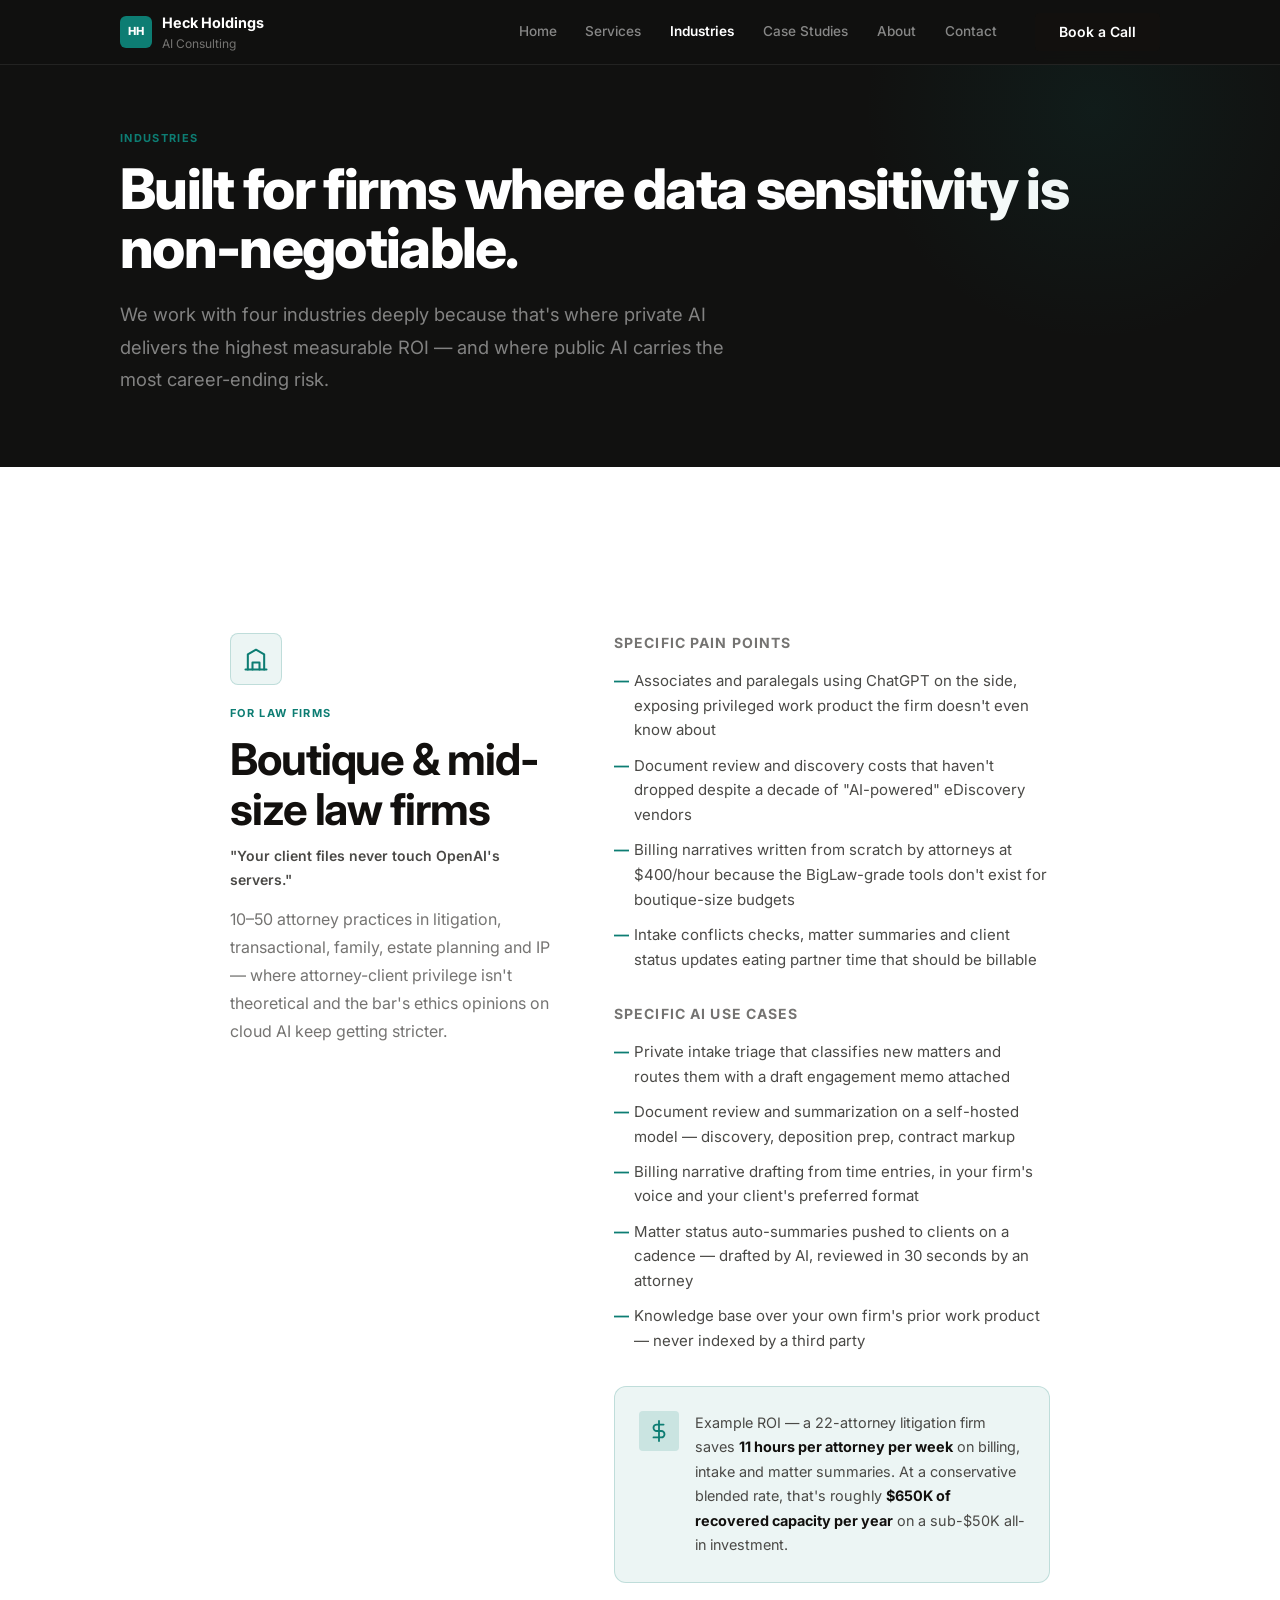
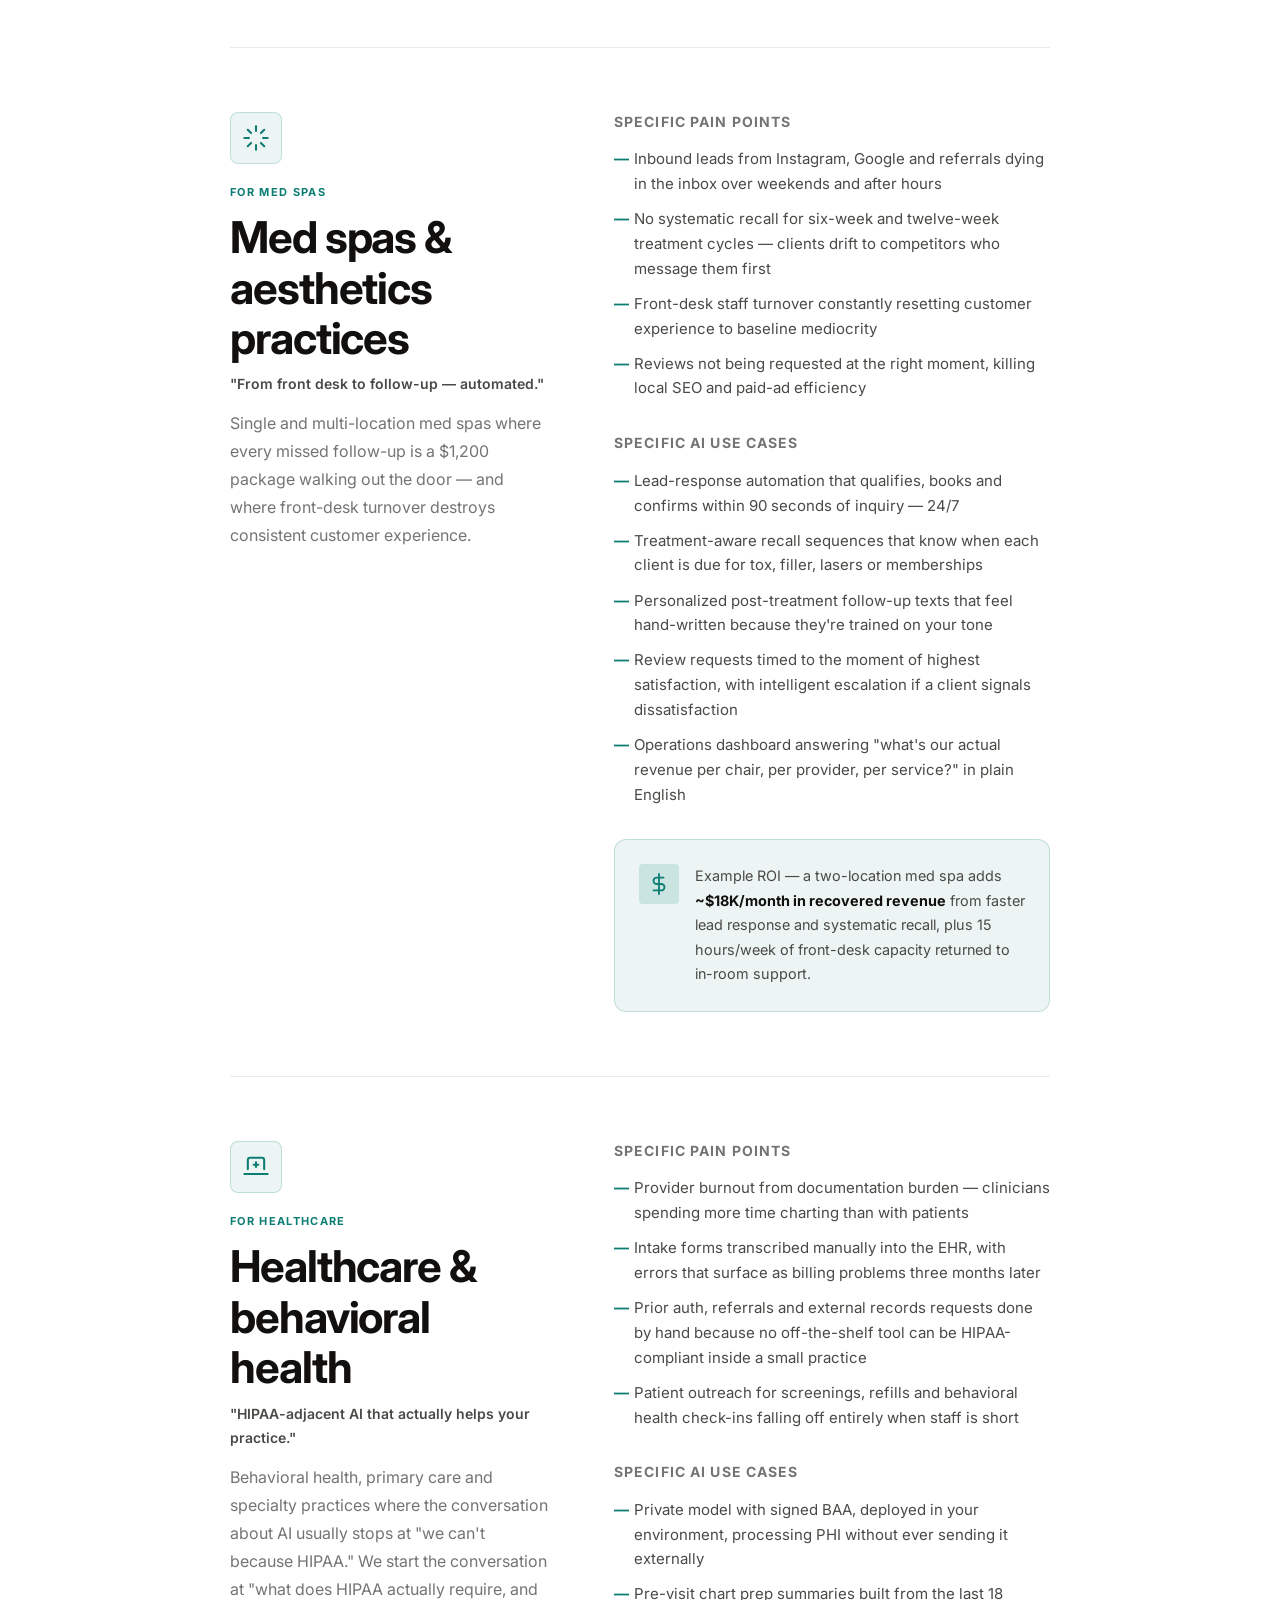
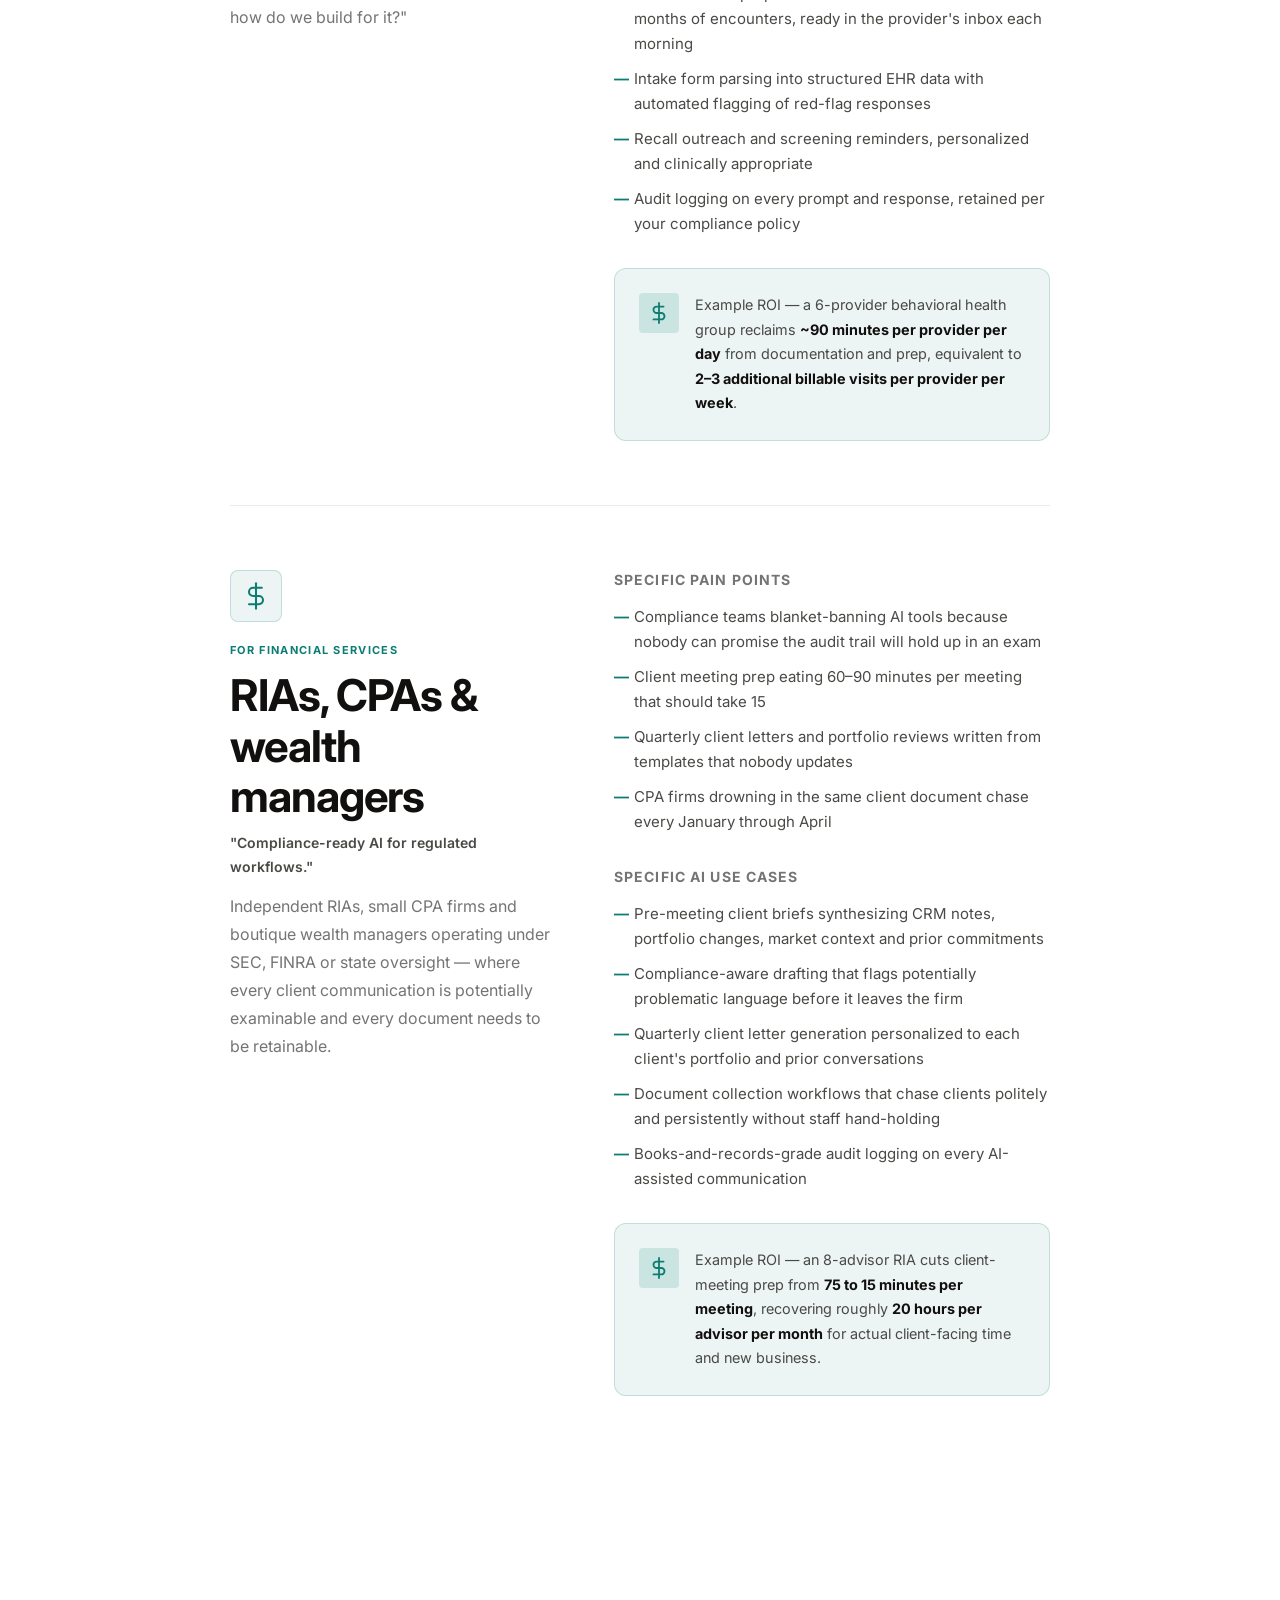
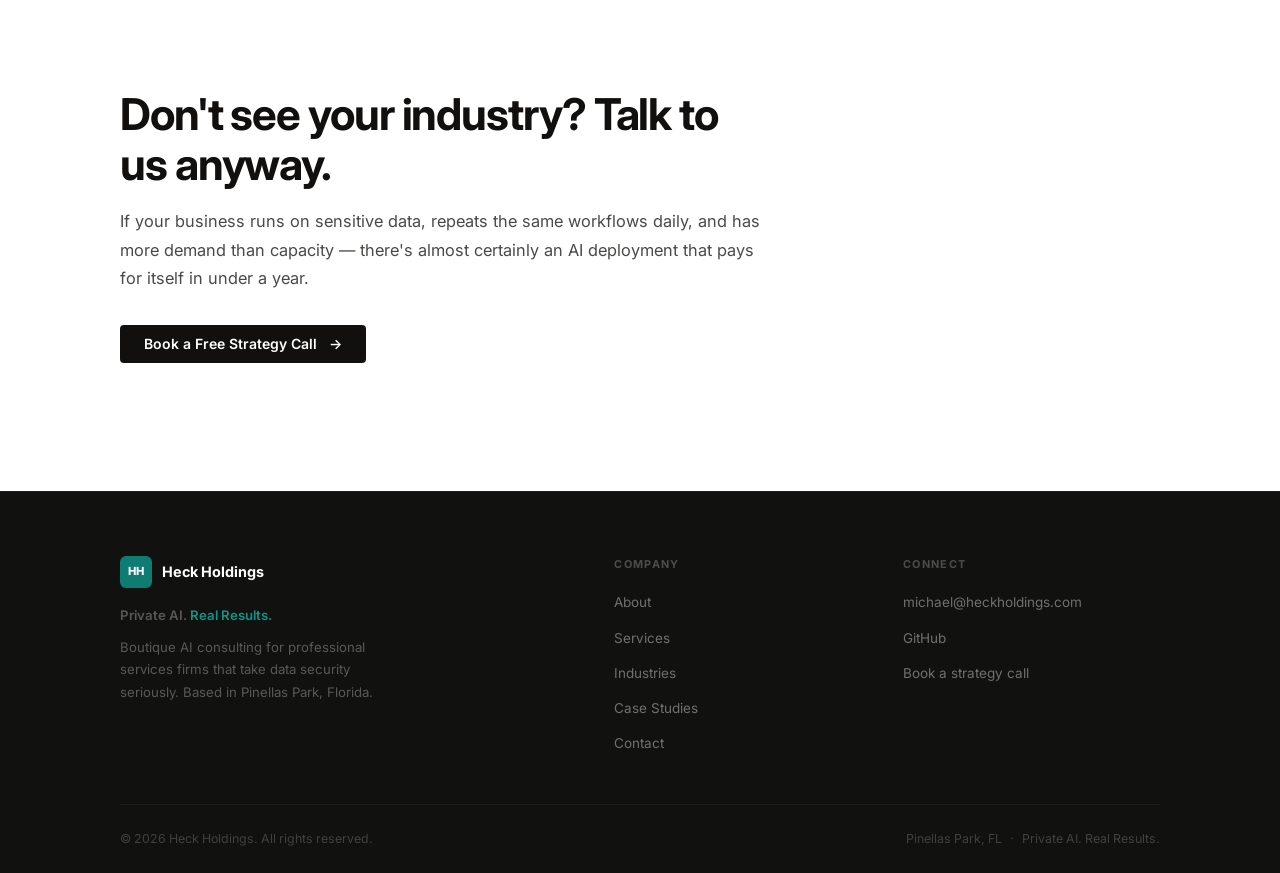
<file: industries.html>
<!doctype html>
<html lang="en">
  <head>
    <meta charset="UTF-8" />
    <meta name="viewport" content="width=device-width, initial-scale=1.0" />
    <title>Industries — Heck Holdings AI Consulting</title>
    <meta name="description" content="Private AI deployments for boutique law firms, med spas, healthcare practices and financial services firms. Industry-specific use cases, pain points and ROI." />
    <link rel="preconnect" href="https://fonts.googleapis.com" />
    <link rel="preconnect" href="https://fonts.gstatic.com" crossorigin />
    <link href="https://fonts.googleapis.com/css2?family=Inter:wght@300;400;500;600;700;800&display=swap" rel="stylesheet" />
    <link rel="stylesheet" href="styles.css" />
    <link rel="icon" href="data:image/svg+xml,%3Csvg xmlns='http://www.w3.org/2000/svg' viewBox='0 0 32 32'%3E%3Crect width='32' height='32' rx='6' fill='%230A1628'/%3E%3Ctext x='50%25' y='54%25' text-anchor='middle' dominant-baseline='middle' font-family='Inter, sans-serif' font-size='14' font-weight='700' fill='%230D9488' letter-spacing='-1'%3EHH%3C/text%3E%3C/svg%3E" />
  </head>
  <body>
    <header class="header" id="header">
      <div class="wrap">
        <nav class="nav" aria-label="Primary">
          <a href="index.html" class="brand">
            <span class="brand-mark"><span>HH</span></span>
            <span class="brand-name">Heck Holdings <span style="color: var(--gray-400); font-weight: 400;">AI Consulting</span></span>
          </a>
          <div class="nav-links">
            <a href="index.html" class="nav-link">Home</a>
            <a href="services.html" class="nav-link">Services</a>
            <a href="industries.html" class="nav-link">Industries</a>
            <a href="portfolio.html" class="nav-link">Case Studies</a>
            <a href="about.html" class="nav-link">About</a>
            <a href="contact.html" class="nav-link">Contact</a>
          </div>
          <a href="https://calendly.com/michaelheckert-heckholdings/automation-setup" target="_blank" rel="noopener" class="btn btn-primary nav-cta">Book a Call</a>
          <button class="nav-toggle" aria-label="Toggle menu" aria-expanded="false">
            <svg width="20" height="20" viewBox="0 0 24 24" fill="none" stroke="currentColor" stroke-width="2" stroke-linecap="round"><line x1="3" y1="6" x2="21" y2="6"/><line x1="3" y1="12" x2="21" y2="12"/><line x1="3" y1="18" x2="21" y2="18"/></svg>
          </button>
        </nav>
      </div>
    </header>
    <div class="mobile-menu" id="mobile-menu">
      <a href="index.html" class="nav-link">Home</a>
      <a href="services.html" class="nav-link">Services</a>
      <a href="industries.html" class="nav-link">Industries</a>
      <a href="portfolio.html" class="nav-link">Case Studies</a>
      <a href="about.html" class="nav-link">About</a>
      <a href="contact.html" class="nav-link">Contact</a>
      <a href="https://calendly.com/michaelheckert-heckholdings/automation-setup" target="_blank" rel="noopener" class="btn btn-primary">Book a Call</a>
    </div>

    <main>
      <section class="page-hero">
        <div class="hero-bg" aria-hidden="true"></div>
        <div class="hero-grid" aria-hidden="true"></div>
        <div class="wrap">
          <div class="reveal">
            <span class="eyebrow">Industries</span>
            <h1>Built for firms where data sensitivity is non-negotiable.</h1>
            <p class="page-hero-sub">We work with four industries deeply because that's where private AI delivers the highest measurable ROI — and where public AI carries the most career-ending risk.</p>
          </div>
        </div>
      </section>

      <section class="section">
        <div class="wrap wrap-default">

          <!-- ===== LAW FIRMS ===== -->
          <article class="industry-block reveal">
            <div class="industry-meta">
              <div class="industry-icon-large">
                <svg width="28" height="28" viewBox="0 0 24 24" fill="none" stroke="currentColor" stroke-width="1.75" stroke-linecap="round" stroke-linejoin="round"><path d="M3 21h18"/><path d="M5 21V8l7-4 7 4v13"/><path d="M9 21v-6h6v6"/></svg>
              </div>
              <span class="eyebrow">For Law Firms</span>
              <h2>Boutique &amp; mid-size law firms</h2>
              <p class="tagline">"Your client files never touch OpenAI's servers."</p>
              <p style="color: var(--gray-400); font-size: 1rem;">10–50 attorney practices in litigation, transactional, family, estate planning and IP — where attorney-client privilege isn't theoretical and the bar's ethics opinions on cloud AI keep getting stricter.</p>
            </div>

            <div class="industry-detail">
              <div>
                <h3>Specific pain points</h3>
                <ul>
                  <li>Associates and paralegals using ChatGPT on the side, exposing privileged work product the firm doesn't even know about</li>
                  <li>Document review and discovery costs that haven't dropped despite a decade of "AI-powered" eDiscovery vendors</li>
                  <li>Billing narratives written from scratch by attorneys at $400/hour because the BigLaw-grade tools don't exist for boutique-size budgets</li>
                  <li>Intake conflicts checks, matter summaries and client status updates eating partner time that should be billable</li>
                </ul>
              </div>

              <div>
                <h3>Specific AI use cases</h3>
                <ul>
                  <li>Private intake triage that classifies new matters and routes them with a draft engagement memo attached</li>
                  <li>Document review and summarization on a self-hosted model — discovery, deposition prep, contract markup</li>
                  <li>Billing narrative drafting from time entries, in your firm's voice and your client's preferred format</li>
                  <li>Matter status auto-summaries pushed to clients on a cadence — drafted by AI, reviewed in 30 seconds by an attorney</li>
                  <li>Knowledge base over your own firm's prior work product — never indexed by a third party</li>
                </ul>
              </div>

              <div class="roi-callout">
                <div class="roi-icon">
                  <svg width="22" height="22" viewBox="0 0 24 24" fill="none" stroke="currentColor" stroke-width="2" stroke-linecap="round" stroke-linejoin="round"><line x1="12" y1="1" x2="12" y2="23"/><path d="M17 5H9.5a3.5 3.5 0 0 0 0 7h5a3.5 3.5 0 0 1 0 7H6"/></svg>
                </div>
                <p class="roi-text">Example ROI — a 22-attorney litigation firm saves <strong>11 hours per attorney per week</strong> on billing, intake and matter summaries. At a conservative blended rate, that's roughly <strong>$650K of recovered capacity per year</strong> on a sub-$50K all-in investment.</p>
              </div>
            </div>
          </article>

          <!-- ===== MED SPAS ===== -->
          <article class="industry-block reveal">
            <div class="industry-meta">
              <div class="industry-icon-large">
                <svg width="28" height="28" viewBox="0 0 24 24" fill="none" stroke="currentColor" stroke-width="1.75" stroke-linecap="round" stroke-linejoin="round"><path d="M12 2v4"/><path d="M12 18v4"/><path d="M4.93 4.93l2.83 2.83"/><path d="M16.24 16.24l2.83 2.83"/><path d="M2 12h4"/><path d="M18 12h4"/><path d="M4.93 19.07l2.83-2.83"/><path d="M16.24 7.76l2.83-2.83"/></svg>
              </div>
              <span class="eyebrow">For Med Spas</span>
              <h2>Med spas &amp; aesthetics practices</h2>
              <p class="tagline">"From front desk to follow-up — automated."</p>
              <p style="color: var(--gray-400); font-size: 1rem;">Single and multi-location med spas where every missed follow-up is a $1,200 package walking out the door — and where front-desk turnover destroys consistent customer experience.</p>
            </div>

            <div class="industry-detail">
              <div>
                <h3>Specific pain points</h3>
                <ul>
                  <li>Inbound leads from Instagram, Google and referrals dying in the inbox over weekends and after hours</li>
                  <li>No systematic recall for six-week and twelve-week treatment cycles — clients drift to competitors who message them first</li>
                  <li>Front-desk staff turnover constantly resetting customer experience to baseline mediocrity</li>
                  <li>Reviews not being requested at the right moment, killing local SEO and paid-ad efficiency</li>
                </ul>
              </div>

              <div>
                <h3>Specific AI use cases</h3>
                <ul>
                  <li>Lead-response automation that qualifies, books and confirms within 90 seconds of inquiry — 24/7</li>
                  <li>Treatment-aware recall sequences that know when each client is due for tox, filler, lasers or memberships</li>
                  <li>Personalized post-treatment follow-up texts that feel hand-written because they're trained on your tone</li>
                  <li>Review requests timed to the moment of highest satisfaction, with intelligent escalation if a client signals dissatisfaction</li>
                  <li>Operations dashboard answering "what's our actual revenue per chair, per provider, per service?" in plain English</li>
                </ul>
              </div>

              <div class="roi-callout">
                <div class="roi-icon">
                  <svg width="22" height="22" viewBox="0 0 24 24" fill="none" stroke="currentColor" stroke-width="2" stroke-linecap="round" stroke-linejoin="round"><line x1="12" y1="1" x2="12" y2="23"/><path d="M17 5H9.5a3.5 3.5 0 0 0 0 7h5a3.5 3.5 0 0 1 0 7H6"/></svg>
                </div>
                <p class="roi-text">Example ROI — a two-location med spa adds <strong>~$18K/month in recovered revenue</strong> from faster lead response and systematic recall, plus 15 hours/week of front-desk capacity returned to in-room support.</p>
              </div>
            </div>
          </article>

          <!-- ===== HEALTHCARE ===== -->
          <article class="industry-block reveal">
            <div class="industry-meta">
              <div class="industry-icon-large">
                <svg width="28" height="28" viewBox="0 0 24 24" fill="none" stroke="currentColor" stroke-width="1.75" stroke-linecap="round" stroke-linejoin="round"><path d="M19 14V6a2 2 0 0 0-2-2H7a2 2 0 0 0-2 2v8"/><path d="M2 18h20"/><line x1="12" y1="8" x2="12" y2="12"/><line x1="10" y1="10" x2="14" y2="10"/></svg>
              </div>
              <span class="eyebrow">For Healthcare</span>
              <h2>Healthcare &amp; behavioral health</h2>
              <p class="tagline">"HIPAA-adjacent AI that actually helps your practice."</p>
              <p style="color: var(--gray-400); font-size: 1rem;">Behavioral health, primary care and specialty practices where the conversation about AI usually stops at "we can't because HIPAA." We start the conversation at "what does HIPAA actually require, and how do we build for it?"</p>
            </div>

            <div class="industry-detail">
              <div>
                <h3>Specific pain points</h3>
                <ul>
                  <li>Provider burnout from documentation burden — clinicians spending more time charting than with patients</li>
                  <li>Intake forms transcribed manually into the EHR, with errors that surface as billing problems three months later</li>
                  <li>Prior auth, referrals and external records requests done by hand because no off-the-shelf tool can be HIPAA-compliant inside a small practice</li>
                  <li>Patient outreach for screenings, refills and behavioral health check-ins falling off entirely when staff is short</li>
                </ul>
              </div>

              <div>
                <h3>Specific AI use cases</h3>
                <ul>
                  <li>Private model with signed BAA, deployed in your environment, processing PHI without ever sending it externally</li>
                  <li>Pre-visit chart prep summaries built from the last 18 months of encounters, ready in the provider's inbox each morning</li>
                  <li>Intake form parsing into structured EHR data with automated flagging of red-flag responses</li>
                  <li>Recall outreach and screening reminders, personalized and clinically appropriate</li>
                  <li>Audit logging on every prompt and response, retained per your compliance policy</li>
                </ul>
              </div>

              <div class="roi-callout">
                <div class="roi-icon">
                  <svg width="22" height="22" viewBox="0 0 24 24" fill="none" stroke="currentColor" stroke-width="2" stroke-linecap="round" stroke-linejoin="round"><line x1="12" y1="1" x2="12" y2="23"/><path d="M17 5H9.5a3.5 3.5 0 0 0 0 7h5a3.5 3.5 0 0 1 0 7H6"/></svg>
                </div>
                <p class="roi-text">Example ROI — a 6-provider behavioral health group reclaims <strong>~90 minutes per provider per day</strong> from documentation and prep, equivalent to <strong>2–3 additional billable visits per provider per week</strong>.</p>
              </div>
            </div>
          </article>

          <!-- ===== FINANCIAL ===== -->
          <article class="industry-block reveal">
            <div class="industry-meta">
              <div class="industry-icon-large">
                <svg width="28" height="28" viewBox="0 0 24 24" fill="none" stroke="currentColor" stroke-width="1.75" stroke-linecap="round" stroke-linejoin="round"><line x1="12" y1="1" x2="12" y2="23"/><path d="M17 5H9.5a3.5 3.5 0 0 0 0 7h5a3.5 3.5 0 0 1 0 7H6"/></svg>
              </div>
              <span class="eyebrow">For Financial Services</span>
              <h2>RIAs, CPAs &amp; wealth managers</h2>
              <p class="tagline">"Compliance-ready AI for regulated workflows."</p>
              <p style="color: var(--gray-400); font-size: 1rem;">Independent RIAs, small CPA firms and boutique wealth managers operating under SEC, FINRA or state oversight — where every client communication is potentially examinable and every document needs to be retainable.</p>
            </div>

            <div class="industry-detail">
              <div>
                <h3>Specific pain points</h3>
                <ul>
                  <li>Compliance teams blanket-banning AI tools because nobody can promise the audit trail will hold up in an exam</li>
                  <li>Client meeting prep eating 60–90 minutes per meeting that should take 15</li>
                  <li>Quarterly client letters and portfolio reviews written from templates that nobody updates</li>
                  <li>CPA firms drowning in the same client document chase every January through April</li>
                </ul>
              </div>

              <div>
                <h3>Specific AI use cases</h3>
                <ul>
                  <li>Pre-meeting client briefs synthesizing CRM notes, portfolio changes, market context and prior commitments</li>
                  <li>Compliance-aware drafting that flags potentially problematic language before it leaves the firm</li>
                  <li>Quarterly client letter generation personalized to each client's portfolio and prior conversations</li>
                  <li>Document collection workflows that chase clients politely and persistently without staff hand-holding</li>
                  <li>Books-and-records-grade audit logging on every AI-assisted communication</li>
                </ul>
              </div>

              <div class="roi-callout">
                <div class="roi-icon">
                  <svg width="22" height="22" viewBox="0 0 24 24" fill="none" stroke="currentColor" stroke-width="2" stroke-linecap="round" stroke-linejoin="round"><line x1="12" y1="1" x2="12" y2="23"/><path d="M17 5H9.5a3.5 3.5 0 0 0 0 7h5a3.5 3.5 0 0 1 0 7H6"/></svg>
                </div>
                <p class="roi-text">Example ROI — an 8-advisor RIA cuts client-meeting prep from <strong>75 to 15 minutes per meeting</strong>, recovering roughly <strong>20 hours per advisor per month</strong> for actual client-facing time and new business.</p>
              </div>
            </div>
          </article>

        </div>
      </section>

      <section class="section-tight">
        <div class="wrap">
          <div class="cta-banner reveal">
            <h2>Don't see your industry? Talk to us anyway.</h2>
            <p>If your business runs on sensitive data, repeats the same workflows daily, and has more demand than capacity — there's almost certainly an AI deployment that pays for itself in under a year.</p>
            <a href="contact.html" class="btn btn-primary btn-arrow">Book a Free Strategy Call</a>
          </div>
        </div>
      </section>
    </main>

    <footer class="footer">
      <div class="wrap">
        <div class="footer-top">
          <div class="footer-brand">
            <div class="brand">
              <span class="brand-mark"><span>HH</span></span>
              <span style="color: white;">Heck Holdings</span>
            </div>
            <p class="footer-tagline">Private AI. <span class="accent">Real Results.</span></p>
            <p class="footer-desc">Boutique AI consulting for professional services firms that take data security seriously. Based in Pinellas Park, Florida.</p>
          </div>
          <div class="footer-col">
            <h4>Company</h4>
            <ul>
              <li><a href="about.html">About</a></li>
              <li><a href="services.html">Services</a></li>
              <li><a href="industries.html">Industries</a></li>
              <li><a href="portfolio.html">Case Studies</a></li>
              <li><a href="contact.html">Contact</a></li>
            </ul>
          </div>
          <div class="footer-col">
            <h4>Connect</h4>
            <ul>
              <li><a href="mailto:michael@heckholdings.com">michael@heckholdings.com</a></li>
              <li><a href="https://github.com/heckholdings" target="_blank" rel="noopener">GitHub</a></li>
              <li><a href="contact.html">Book a strategy call</a></li>
            </ul>
          </div>
        </div>
        <div class="footer-bottom">
          <div>© <span data-year>2026</span> Heck Holdings. All rights reserved.</div>
          <div class="legal">
            <span>Pinellas Park, FL</span>
            <span>·</span>
            <span>Private AI. Real Results.</span>
          </div>
        </div>
      </div>
    </footer>
    <script src="script.js"></script>
  </body>
</html>
</file>
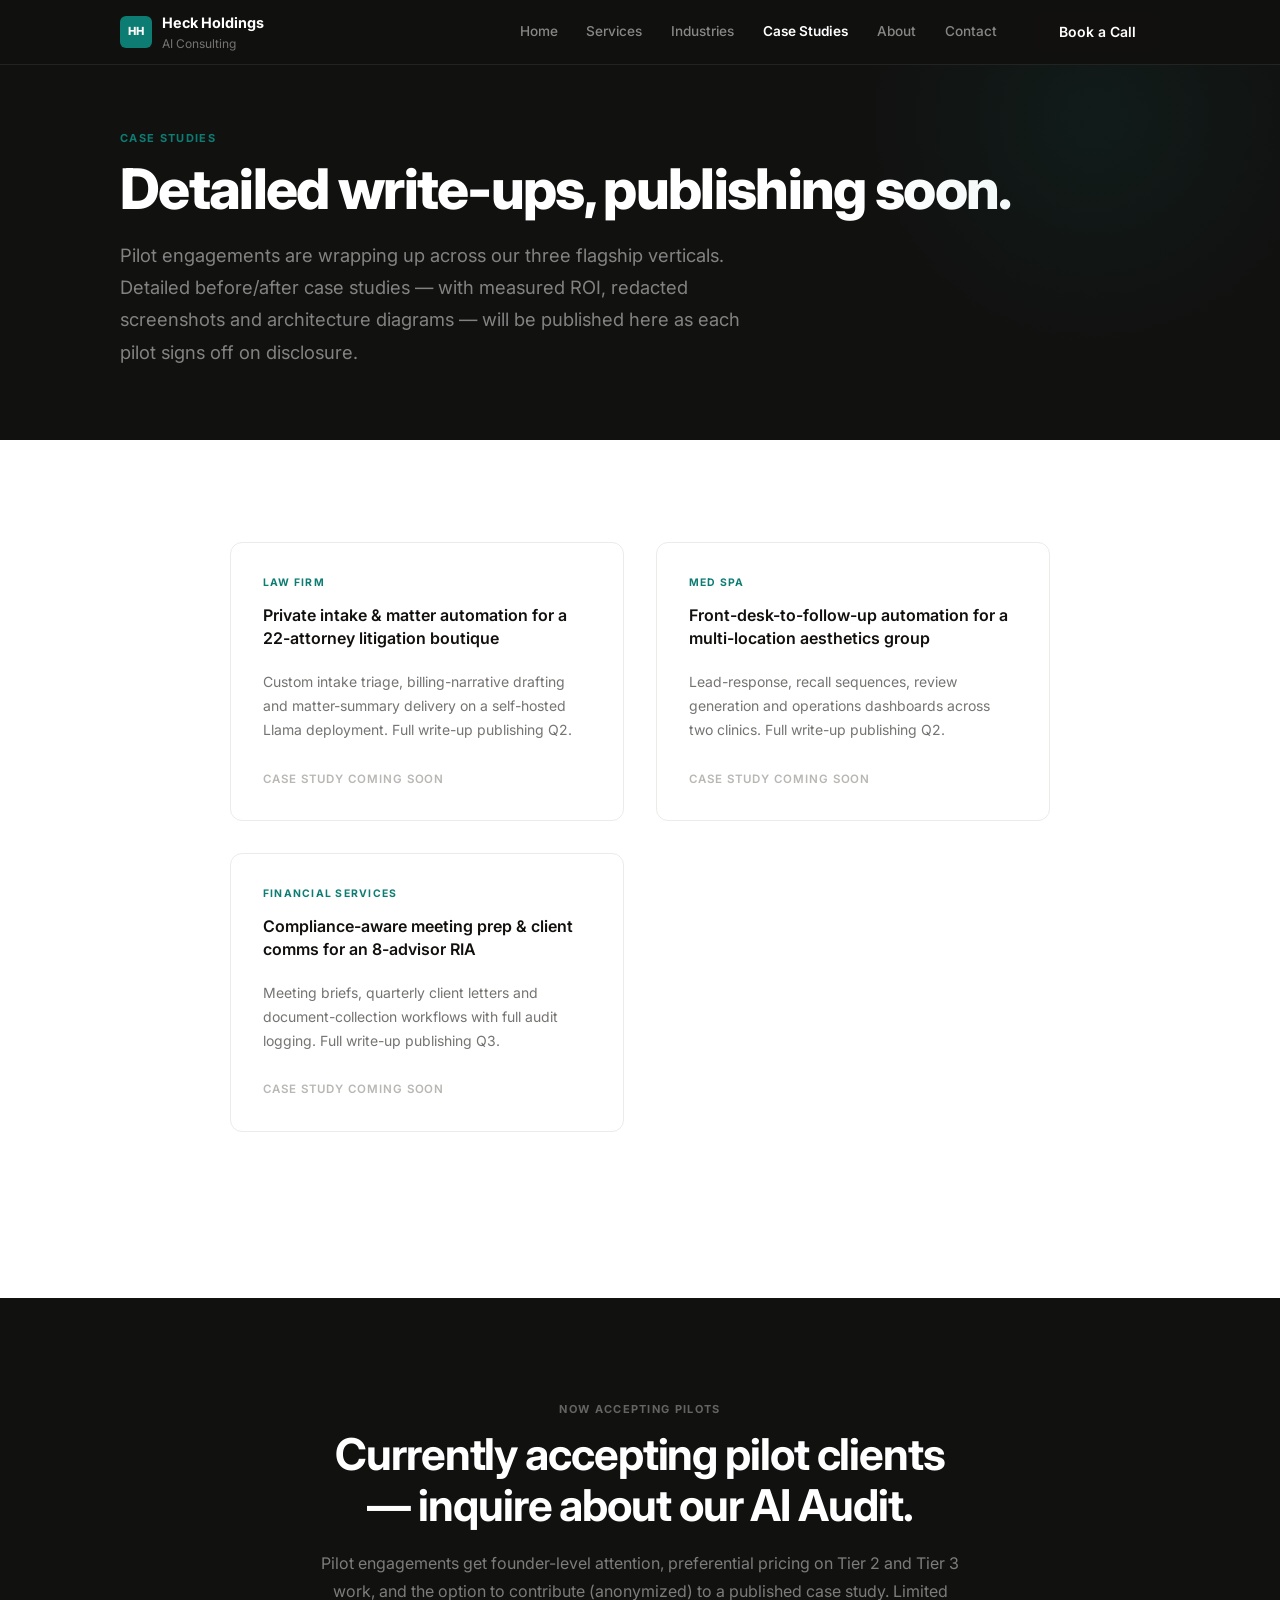
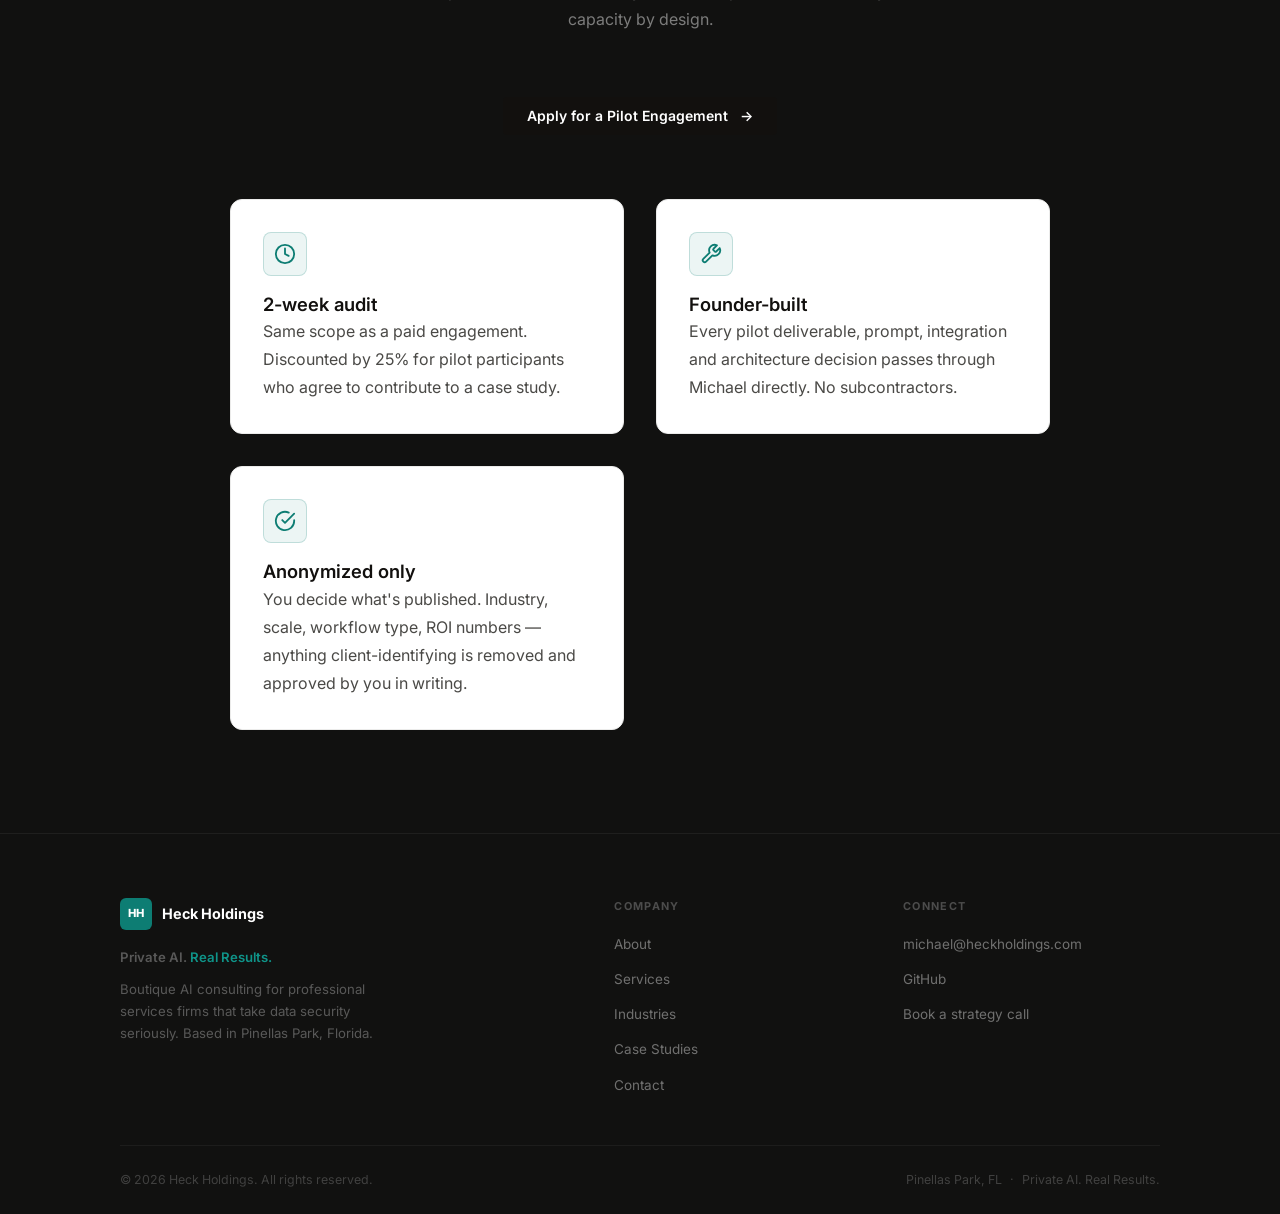
<file: portfolio.html>
<!doctype html>
<html lang="en">
  <head>
    <meta charset="UTF-8" />
    <meta name="viewport" content="width=device-width, initial-scale=1.0" />
    <title>Case Studies — Heck Holdings AI Consulting</title>
    <meta name="description" content="Detailed case studies from law firm, med spa and financial services AI deployments. Currently accepting pilot clients across all four core verticals." />
    <link rel="preconnect" href="https://fonts.googleapis.com" />
    <link rel="preconnect" href="https://fonts.gstatic.com" crossorigin />
    <link href="https://fonts.googleapis.com/css2?family=Inter:wght@300;400;500;600;700;800&display=swap" rel="stylesheet" />
    <link rel="stylesheet" href="styles.css" />
    <link rel="icon" href="data:image/svg+xml,%3Csvg xmlns='http://www.w3.org/2000/svg' viewBox='0 0 32 32'%3E%3Crect width='32' height='32' rx='6' fill='%230A1628'/%3E%3Ctext x='50%25' y='54%25' text-anchor='middle' dominant-baseline='middle' font-family='Inter, sans-serif' font-size='14' font-weight='700' fill='%230D9488' letter-spacing='-1'%3EHH%3C/text%3E%3C/svg%3E" />
  </head>
  <body>
    <header class="header" id="header">
      <div class="wrap">
        <nav class="nav" aria-label="Primary">
          <a href="index.html" class="brand">
            <span class="brand-mark"><span>HH</span></span>
            <span class="brand-name">Heck Holdings <span style="color: var(--gray-400); font-weight: 400;">AI Consulting</span></span>
          </a>
          <div class="nav-links">
            <a href="index.html" class="nav-link">Home</a>
            <a href="services.html" class="nav-link">Services</a>
            <a href="industries.html" class="nav-link">Industries</a>
            <a href="portfolio.html" class="nav-link">Case Studies</a>
            <a href="about.html" class="nav-link">About</a>
            <a href="contact.html" class="nav-link">Contact</a>
          </div>
          <a href="https://calendly.com/michaelheckert-heckholdings/automation-setup" target="_blank" rel="noopener" class="btn btn-primary nav-cta">Book a Call</a>
          <button class="nav-toggle" aria-label="Toggle menu" aria-expanded="false">
            <svg width="20" height="20" viewBox="0 0 24 24" fill="none" stroke="currentColor" stroke-width="2" stroke-linecap="round"><line x1="3" y1="6" x2="21" y2="6"/><line x1="3" y1="12" x2="21" y2="12"/><line x1="3" y1="18" x2="21" y2="18"/></svg>
          </button>
        </nav>
      </div>
    </header>
    <div class="mobile-menu" id="mobile-menu">
      <a href="index.html" class="nav-link">Home</a>
      <a href="services.html" class="nav-link">Services</a>
      <a href="industries.html" class="nav-link">Industries</a>
      <a href="portfolio.html" class="nav-link">Case Studies</a>
      <a href="about.html" class="nav-link">About</a>
      <a href="contact.html" class="nav-link">Contact</a>
      <a href="https://calendly.com/michaelheckert-heckholdings/automation-setup" target="_blank" rel="noopener" class="btn btn-primary">Book a Call</a>
    </div>

    <main>
      <section class="page-hero">
        <div class="hero-bg" aria-hidden="true"></div>
        <div class="hero-grid" aria-hidden="true"></div>
        <div class="wrap">
          <div class="reveal">
            <span class="eyebrow">Case Studies</span>
            <h1>Detailed write-ups, publishing soon.</h1>
            <p class="page-hero-sub">Pilot engagements are wrapping up across our three flagship verticals. Detailed before/after case studies — with measured ROI, redacted screenshots and architecture diagrams — will be published here as each pilot signs off on disclosure.</p>
          </div>
        </div>
      </section>

      <section class="section">
        <div class="wrap wrap-default">
          <div class="case-grid">

            <article class="case-card reveal">
              <div class="case-pattern" aria-hidden="true"></div>
              <span class="case-vertical">Law Firm</span>
              <h3>Private intake &amp; matter automation for a 22-attorney litigation boutique</h3>
              <p style="color: var(--gray-400); font-size: 0.875rem; margin-top: 0.5rem;">Custom intake triage, billing-narrative drafting and matter-summary delivery on a self-hosted Llama deployment. Full write-up publishing Q2.</p>
              <span class="case-status">Case study coming soon</span>
            </article>

            <article class="case-card reveal reveal-delay-1">
              <div class="case-pattern" aria-hidden="true"></div>
              <span class="case-vertical">Med Spa</span>
              <h3>Front-desk-to-follow-up automation for a multi-location aesthetics group</h3>
              <p style="color: var(--gray-400); font-size: 0.875rem; margin-top: 0.5rem;">Lead-response, recall sequences, review generation and operations dashboards across two clinics. Full write-up publishing Q2.</p>
              <span class="case-status">Case study coming soon</span>
            </article>

            <article class="case-card reveal reveal-delay-2">
              <div class="case-pattern" aria-hidden="true"></div>
              <span class="case-vertical">Financial Services</span>
              <h3>Compliance-aware meeting prep &amp; client comms for an 8-advisor RIA</h3>
              <p style="color: var(--gray-400); font-size: 0.875rem; margin-top: 0.5rem;">Meeting briefs, quarterly client letters and document-collection workflows with full audit logging. Full write-up publishing Q3.</p>
              <span class="case-status">Case study coming soon</span>
            </article>

          </div>
        </div>
      </section>

      <section class="section section-dark">
        <div class="wrap wrap-default">
          <div class="section-head reveal" style="text-align: center; margin-inline: auto;">
            <span class="eyebrow" style="justify-content: center;">Now Accepting Pilots</span>
            <h2 style="margin-top: 0.75rem;">Currently accepting pilot clients — inquire about our AI Audit.</h2>
            <p>Pilot engagements get founder-level attention, preferential pricing on Tier 2 and Tier 3 work, and the option to contribute (anonymized) to a published case study. Limited capacity by design.</p>
          </div>

          <div style="display: flex; justify-content: center; margin-top: 2rem;" class="reveal reveal-delay-1">
            <a href="contact.html" class="btn btn-primary btn-arrow">Apply for a Pilot Engagement</a>
          </div>

          <div class="grid grid-3" style="margin-top: 4rem;">
            <article class="card reveal">
              <div class="card-icon">
                <svg width="22" height="22" viewBox="0 0 24 24" fill="none" stroke="currentColor" stroke-width="2" stroke-linecap="round" stroke-linejoin="round"><circle cx="12" cy="12" r="10"/><path d="M12 6v6l4 2"/></svg>
              </div>
              <h3>2-week audit</h3>
              <p>Same scope as a paid engagement. Discounted by 25% for pilot participants who agree to contribute to a case study.</p>
            </article>

            <article class="card reveal reveal-delay-1">
              <div class="card-icon">
                <svg width="22" height="22" viewBox="0 0 24 24" fill="none" stroke="currentColor" stroke-width="2" stroke-linecap="round" stroke-linejoin="round"><path d="M14.7 6.3a1 1 0 0 0 0 1.4l1.6 1.6a1 1 0 0 0 1.4 0l3.77-3.77a6 6 0 0 1-7.94 7.94l-6.91 6.91a2.12 2.12 0 0 1-3-3l6.91-6.91a6 6 0 0 1 7.94-7.94l-3.76 3.76z"/></svg>
              </div>
              <h3>Founder-built</h3>
              <p>Every pilot deliverable, prompt, integration and architecture decision passes through Michael directly. No subcontractors.</p>
            </article>

            <article class="card reveal reveal-delay-2">
              <div class="card-icon">
                <svg width="22" height="22" viewBox="0 0 24 24" fill="none" stroke="currentColor" stroke-width="2" stroke-linecap="round" stroke-linejoin="round"><path d="M22 11.08V12a10 10 0 1 1-5.93-9.14"/><polyline points="22 4 12 14.01 9 11.01"/></svg>
              </div>
              <h3>Anonymized only</h3>
              <p>You decide what's published. Industry, scale, workflow type, ROI numbers — anything client-identifying is removed and approved by you in writing.</p>
            </article>
          </div>
        </div>
      </section>
    </main>

    <footer class="footer">
      <div class="wrap">
        <div class="footer-top">
          <div class="footer-brand">
            <div class="brand">
              <span class="brand-mark"><span>HH</span></span>
              <span style="color: white;">Heck Holdings</span>
            </div>
            <p class="footer-tagline">Private AI. <span class="accent">Real Results.</span></p>
            <p class="footer-desc">Boutique AI consulting for professional services firms that take data security seriously. Based in Pinellas Park, Florida.</p>
          </div>
          <div class="footer-col">
            <h4>Company</h4>
            <ul>
              <li><a href="about.html">About</a></li>
              <li><a href="services.html">Services</a></li>
              <li><a href="industries.html">Industries</a></li>
              <li><a href="portfolio.html">Case Studies</a></li>
              <li><a href="contact.html">Contact</a></li>
            </ul>
          </div>
          <div class="footer-col">
            <h4>Connect</h4>
            <ul>
              <li><a href="mailto:michael@heckholdings.com">michael@heckholdings.com</a></li>
              <li><a href="https://github.com/heckholdings" target="_blank" rel="noopener">GitHub</a></li>
              <li><a href="contact.html">Book a strategy call</a></li>
            </ul>
          </div>
        </div>
        <div class="footer-bottom">
          <div>© <span data-year>2026</span> Heck Holdings. All rights reserved.</div>
          <div class="legal">
            <span>Pinellas Park, FL</span>
            <span>·</span>
            <span>Private AI. Real Results.</span>
          </div>
        </div>
      </div>
    </footer>
    <script src="script.js"></script>
  </body>
</html>
</file>
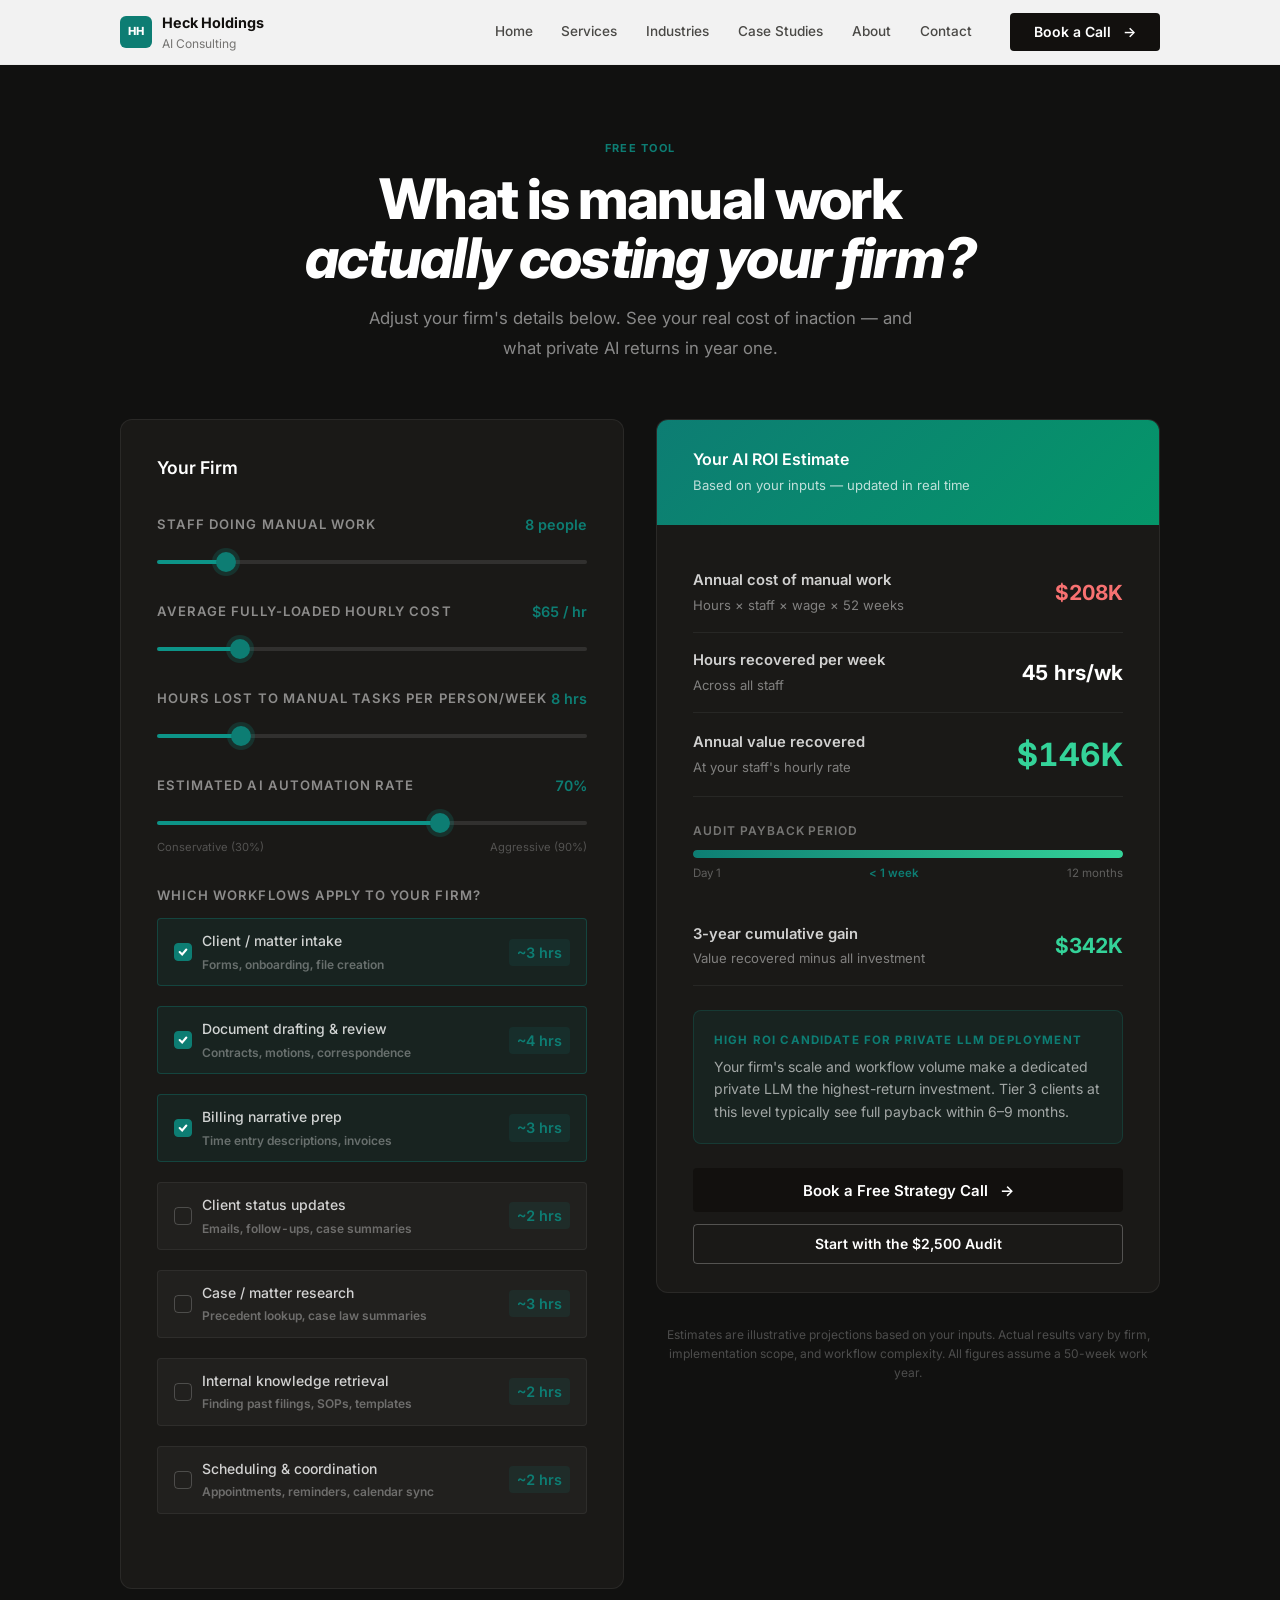
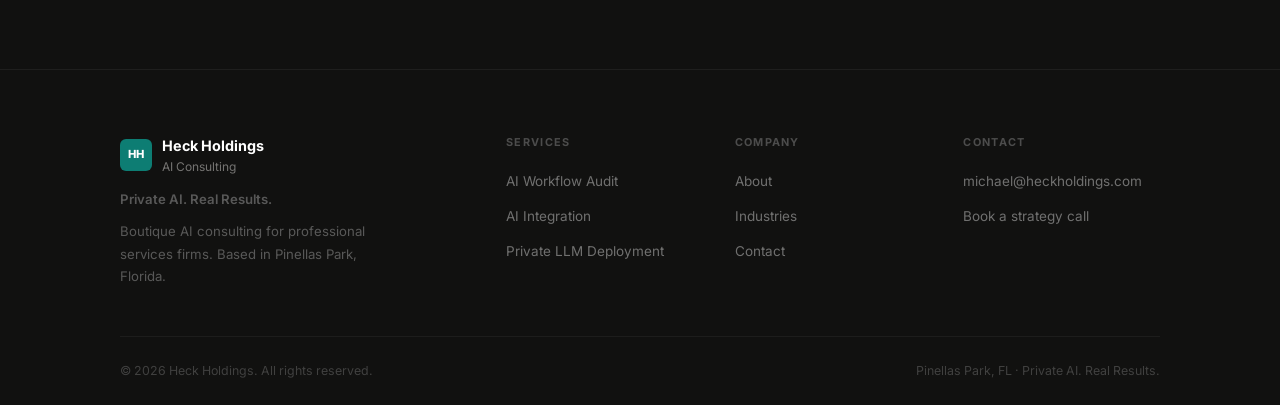
<file: roi-calculator.html>
<!doctype html>
<html lang="en">
<head>
  <meta charset="UTF-8" />
  <meta name="viewport" content="width=device-width, initial-scale=1.0" />
  <title>AI ROI Calculator — Heck Holdings AI Consulting</title>
  <meta name="description" content="Find out how much your firm is losing to manual workflows — and what private AI would return in the first year. Free, instant, no email required." />
  <link rel="preconnect" href="https://fonts.googleapis.com" />
  <link rel="preconnect" href="https://fonts.gstatic.com" crossorigin />
  <link href="https://fonts.googleapis.com/css2?family=Inter:wght@300;400;500;600;700;800&display=swap" rel="stylesheet" />
  <link rel="stylesheet" href="styles.css" />
  <link rel="icon" href="data:image/svg+xml,%3Csvg xmlns='http://www.w3.org/2000/svg' viewBox='0 0 32 32'%3E%3Crect width='32' height='32' rx='6' fill='%230d9488'/%3E%3Ctext x='50%25' y='55%25' text-anchor='middle' dominant-baseline='middle' font-family='Inter,sans-serif' font-size='13' font-weight='800' fill='white'%3EHH%3C/text%3E%3C/svg%3E" />
  <style>
    /* ── Calculator layout ── */
    .calc-page {
      background: var(--dark);
      min-height: 100vh;
      padding: 140px 0 80px;
    }
    .calc-hero { text-align: center; margin-bottom: 3.5rem; }
    .calc-hero h1 { color: #fff; font-size: clamp(2rem, 1.5rem + 2.5vw, 3.5rem); margin-bottom: 1rem; }
    .calc-hero p { color: rgba(255,255,255,.5); font-size: 1.05rem; max-width: 560px; margin: 0 auto; }

    .calc-shell {
      display: grid;
      grid-template-columns: 1fr 1fr;
      gap: 2rem;
      align-items: start;
    }
    @media (max-width: 860px) { .calc-shell { grid-template-columns: 1fr; } }

    /* ── Input panel ── */
    .calc-inputs {
      background: var(--dark-2);
      border: 1px solid rgba(255,255,255,.07);
      border-radius: var(--radius-lg);
      padding: 2.25rem;
    }
    .calc-inputs h3 { color: #fff; margin-bottom: 2rem; font-size: 1.1rem; }

    .calc-field { margin-bottom: 1.75rem; }
    .calc-field label {
      display: flex; justify-content: space-between; align-items: center;
      font-size: .82rem; font-weight: 600; color: rgba(255,255,255,.5);
      text-transform: uppercase; letter-spacing: .08em;
      margin-bottom: .65rem;
    }
    .calc-field label span {
      font-family: 'Inter', system-ui, sans-serif; font-variant-numeric: tabular-nums;
      font-size: .9rem; font-weight: 600;
      color: var(--teal); text-transform: none; letter-spacing: 0;
    }

    input[type="range"] {
      -webkit-appearance: none;
      width: 100%; height: 4px;
      border-radius: 4px;
      background: rgba(255,255,255,.1);
      outline: none; cursor: pointer;
    }
    input[type="range"]::-webkit-slider-thumb {
      -webkit-appearance: none;
      width: 20px; height: 20px; border-radius: 50%;
      background: var(--teal);
      box-shadow: 0 0 0 4px rgba(13,148,136,.2);
      cursor: pointer; transition: box-shadow .15s;
    }
    input[type="range"]::-webkit-slider-thumb:hover { box-shadow: 0 0 0 7px rgba(13,148,136,.25); }
    input[type="range"]::-moz-range-thumb {
      width: 20px; height: 20px; border-radius: 50%;
      background: var(--teal); border: none; cursor: pointer;
    }

    /* Track fill via background gradient set by JS */
    .workflow-checks {
      display: flex; flex-direction: column; gap: .6rem; margin-top: .75rem;
    }
    .workflow-check {
      display: flex; align-items: center; gap: 10px;
      padding: .7rem 1rem;
      background: rgba(255,255,255,.03);
      border: 1px solid rgba(255,255,255,.06);
      border-radius: var(--radius-sm);
      cursor: pointer; transition: border-color .15s, background .15s;
      user-select: none;
    }
    .workflow-check:hover { background: rgba(255,255,255,.06); border-color: rgba(13,148,136,.2); }
    .workflow-check.selected { background: rgba(13,148,136,.08); border-color: rgba(13,148,136,.3); }
    .workflow-check input[type="checkbox"] { display: none; }
    .check-box {
      width: 18px; height: 18px; border-radius: 4px;
      border: 1.5px solid rgba(255,255,255,.2);
      display: flex; align-items: center; justify-content: center;
      flex-shrink: 0; transition: border-color .15s, background .15s;
    }
    .workflow-check.selected .check-box {
      background: var(--teal); border-color: var(--teal);
    }
    .check-box svg { display: none; }
    .workflow-check.selected .check-box svg { display: block; }
    .check-label {
      display: flex; flex-direction: column; gap: 2px;
    }
    .check-label strong { font-size: .875rem; color: rgba(255,255,255,.8); font-weight: 500; }
    .check-label small { font-size: .75rem; color: rgba(255,255,255,.35); }
    .check-hours {
      margin-left: auto; flex-shrink: 0;
      font-family: 'Inter', system-ui, sans-serif; font-variant-numeric: tabular-nums;
      font-size: .78rem; font-weight: 600; color: var(--teal);
      background: rgba(13,148,136,.1); padding: 2px 8px; border-radius: 4px;
    }

    /* ── Results panel ── */
    .calc-results {
      position: sticky; top: 90px;
    }
    .results-card {
      background: var(--dark-2);
      border: 1px solid rgba(255,255,255,.07);
      border-radius: var(--radius-lg);
      overflow: hidden;
    }
    .results-header {
      background: linear-gradient(135deg, var(--teal), #059669);
      padding: 1.75rem 2.25rem;
    }
    .results-header p { color: rgba(255,255,255,.75); font-size: .82rem; margin-top: .25rem; }
    .results-header h3 { color: #fff; font-size: 1rem; font-weight: 600; }

    .results-body { padding: 1.75rem 2.25rem; }

    .result-row {
      display: flex; align-items: center; justify-content: space-between;
      padding: 1rem 0;
      border-bottom: 1px solid rgba(255,255,255,.06);
    }
    .result-row:last-child { border-bottom: none; }
    .result-label { font-size: .82rem; color: rgba(255,255,255,.45); }
    .result-label strong { display: block; font-size: .925rem; color: rgba(255,255,255,.8); font-weight: 600; margin-bottom: 2px; }
    .result-val {
      font-family: 'Inter', system-ui, sans-serif; font-variant-numeric: tabular-nums;
      font-size: 1.3rem; font-weight: 700;
      color: #fff; text-align: right;
    }
    .result-val.big { font-size: 2rem; color: var(--teal); }
    .result-val.red { color: #f87171; }
    .result-val.green { color: #34d399; }

    /* Animated number */
    .num-animate { transition: color .3s; }

    /* Payback meter */
    .payback-bar-wrap { margin: 1.5rem 0; }
    .payback-bar-wrap label { font-size: .75rem; color: rgba(255,255,255,.4); font-weight: 600; text-transform: uppercase; letter-spacing: .08em; margin-bottom: .6rem; display: block; }
    .payback-bar-track { height: 8px; background: rgba(255,255,255,.07); border-radius: 8px; overflow: hidden; }
    .payback-bar-fill { height: 100%; border-radius: 8px; background: linear-gradient(90deg, var(--teal), #34d399); transition: width .6s cubic-bezier(.4,0,.2,1); }

    /* Tier recommendation */
    .tier-rec {
      margin-top: 1.5rem; padding: 1.25rem;
      background: rgba(13,148,136,.08);
      border: 1px solid rgba(13,148,136,.2);
      border-radius: var(--radius);
    }
    .tier-rec-label { font-size: .72rem; font-weight: 700; text-transform: uppercase; letter-spacing: .1em; color: var(--teal); margin-bottom: .4rem; }
    .tier-rec p { font-size: .875rem; color: rgba(255,255,255,.6); margin: 0; line-height: 1.6; }

    .calc-cta {
      margin-top: 1.5rem; display: flex; flex-direction: column; gap: .75rem;
    }
    .calc-cta .btn { justify-content: center; text-align: center; }

    /* Disclaimer */
    .calc-disclaimer {
      text-align: center; margin-top: 2rem;
      font-size: .75rem; color: rgba(255,255,255,.25); line-height: 1.6;
    }

    /* Zero state */
    .zero-state {
      text-align: center; padding: 2rem 1rem;
    }
    .zero-state p { color: rgba(255,255,255,.3); font-size: .9rem; }
  </style>
</head>
<body>

<header class="header" id="header">
  <div class="wrap">
    <nav class="nav">
      <a href="index.html" class="brand"><span class="brand-mark">HH</span><span class="brand-name">Heck Holdings <span>AI Consulting</span></span></a>
      <div class="nav-links">
        <a href="index.html" class="nav-link">Home</a>
        <a href="services.html" class="nav-link">Services</a>
        <a href="industries.html" class="nav-link">Industries</a>
        <a href="portfolio.html" class="nav-link">Case Studies</a>
        <a href="about.html" class="nav-link">About</a>
        <a href="contact.html" class="nav-link">Contact</a>
      </div>
      <a href="https://calendly.com/michaelheckert-heckholdings/automation-setup" target="_blank" rel="noopener" class="btn btn-primary nav-cta btn-arrow">Book a Call</a>
      <button class="nav-toggle" aria-label="Toggle menu" aria-expanded="false">
        <svg width="22" height="22" viewBox="0 0 24 24" fill="none" stroke="currentColor" stroke-width="2" stroke-linecap="round"><line x1="3" y1="6" x2="21" y2="6"/><line x1="3" y1="12" x2="21" y2="12"/><line x1="3" y1="18" x2="21" y2="18"/></svg>
      </button>
    </nav>
  </div></header>

  <div class="mobile-menu" id="mobile-menu">
    <a href="index.html" class="nav-link">Home</a><a href="services.html" class="nav-link">Services</a>
    <a href="industries.html" class="nav-link">Industries</a><a href="portfolio.html" class="nav-link">Case Studies</a>
    <a href="about.html" class="nav-link">About</a><a href="contact.html" class="nav-link">Contact</a>
    <a href="https://calendly.com/michaelheckert-heckholdings/automation-setup" target="_blank" rel="noopener" class="btn btn-primary" style="margin-top:.5rem;align-self:flex-start">Book a Call</a>
  </div>

<main>
<div class="calc-page">
  <div class="wrap">

    <div class="calc-hero">
      <span class="eyebrow" style="justify-content:center">Free Tool</span>
      <h1>What is manual work<br><em>actually costing your firm?</em></h1>
      <p>Adjust your firm's details below. See your real cost of inaction — and what private AI returns in year one.</p>
    </div>

    <div class="calc-shell">

      <!-- ═══ INPUTS ═══ -->
      <div class="calc-inputs">
        <h3>Your Firm</h3>

        <!-- Staff count -->
        <div class="calc-field">
          <label>Staff doing manual work <span id="lbl-staff">8 people</span></label>
          <input type="range" id="r-staff" min="1" max="50" value="8" step="1" />
        </div>

        <!-- Avg hourly cost -->
        <div class="calc-field">
          <label>Average fully-loaded hourly cost <span id="lbl-wage">$65 / hr</span></label>
          <input type="range" id="r-wage" min="25" max="250" value="65" step="5" />
        </div>

        <!-- Hours lost per person per week -->
        <div class="calc-field">
          <label>Hours lost to manual tasks per person/week <span id="lbl-hours">8 hrs</span></label>
          <input type="range" id="r-hours" min="1" max="40" value="8" step="1" />
        </div>

        <!-- AI recovery rate -->
        <div class="calc-field">
          <label>Estimated AI automation rate <span id="lbl-rate">70%</span></label>
          <input type="range" id="r-rate" min="30" max="90" value="70" step="5" />
          <div style="display:flex;justify-content:space-between;margin-top:.4rem">
            <span style="font-size:.7rem;color:rgba(255,255,255,.25)">Conservative (30%)</span>
            <span style="font-size:.7rem;color:rgba(255,255,255,.25)">Aggressive (90%)</span>
          </div>
        </div>

        <!-- Workflows -->
        <div class="calc-field">
          <label style="margin-bottom:.5rem">Which workflows apply to your firm?</label>
          <div class="workflow-checks" id="workflow-checks">
            <label class="workflow-check selected" data-hrs="3">
              <input type="checkbox" checked />
              <span class="check-box">
                <svg width="10" height="10" viewBox="0 0 12 12" fill="none" stroke="white" stroke-width="2.5" stroke-linecap="round"><polyline points="2 6 5 9 10 3"/></svg>
              </span>
              <span class="check-label">
                <strong>Client / matter intake</strong>
                <small>Forms, onboarding, file creation</small>
              </span>
              <span class="check-hours">~3 hrs</span>
            </label>
            <label class="workflow-check selected" data-hrs="4">
              <input type="checkbox" checked />
              <span class="check-box">
                <svg width="10" height="10" viewBox="0 0 12 12" fill="none" stroke="white" stroke-width="2.5" stroke-linecap="round"><polyline points="2 6 5 9 10 3"/></svg>
              </span>
              <span class="check-label">
                <strong>Document drafting & review</strong>
                <small>Contracts, motions, correspondence</small>
              </span>
              <span class="check-hours">~4 hrs</span>
            </label>
            <label class="workflow-check selected" data-hrs="3">
              <input type="checkbox" checked />
              <span class="check-box">
                <svg width="10" height="10" viewBox="0 0 12 12" fill="none" stroke="white" stroke-width="2.5" stroke-linecap="round"><polyline points="2 6 5 9 10 3"/></svg>
              </span>
              <span class="check-label">
                <strong>Billing narrative prep</strong>
                <small>Time entry descriptions, invoices</small>
              </span>
              <span class="check-hours">~3 hrs</span>
            </label>
            <label class="workflow-check" data-hrs="2">
              <input type="checkbox" />
              <span class="check-box">
                <svg width="10" height="10" viewBox="0 0 12 12" fill="none" stroke="white" stroke-width="2.5" stroke-linecap="round"><polyline points="2 6 5 9 10 3"/></svg>
              </span>
              <span class="check-label">
                <strong>Client status updates</strong>
                <small>Emails, follow-ups, case summaries</small>
              </span>
              <span class="check-hours">~2 hrs</span>
            </label>
            <label class="workflow-check" data-hrs="3">
              <input type="checkbox" />
              <span class="check-box">
                <svg width="10" height="10" viewBox="0 0 12 12" fill="none" stroke="white" stroke-width="2.5" stroke-linecap="round"><polyline points="2 6 5 9 10 3"/></svg>
              </span>
              <span class="check-label">
                <strong>Case / matter research</strong>
                <small>Precedent lookup, case law summaries</small>
              </span>
              <span class="check-hours">~3 hrs</span>
            </label>
            <label class="workflow-check" data-hrs="2">
              <input type="checkbox" />
              <span class="check-box">
                <svg width="10" height="10" viewBox="0 0 12 12" fill="none" stroke="white" stroke-width="2.5" stroke-linecap="round"><polyline points="2 6 5 9 10 3"/></svg>
              </span>
              <span class="check-label">
                <strong>Internal knowledge retrieval</strong>
                <small>Finding past filings, SOPs, templates</small>
              </span>
              <span class="check-hours">~2 hrs</span>
            </label>
            <label class="workflow-check" data-hrs="2">
              <input type="checkbox" />
              <span class="check-box">
                <svg width="10" height="10" viewBox="0 0 12 12" fill="none" stroke="white" stroke-width="2.5" stroke-linecap="round"><polyline points="2 6 5 9 10 3"/></svg>
              </span>
              <span class="check-label">
                <strong>Scheduling & coordination</strong>
                <small>Appointments, reminders, calendar sync</small>
              </span>
              <span class="check-hours">~2 hrs</span>
            </label>
          </div>
        </div>

      </div><!-- /inputs -->

      <!-- ═══ RESULTS ═══ -->
      <div class="calc-results">
        <div class="results-card">
          <div class="results-header">
            <h3>Your AI ROI Estimate</h3>
            <p>Based on your inputs — updated in real time</p>
          </div>
          <div class="results-body">

            <div class="result-row">
              <div class="result-label">
                <strong>Annual cost of manual work</strong>
                Hours × staff × wage × 52 weeks
              </div>
              <div class="result-val red num-animate" id="out-cost">—</div>
            </div>

            <div class="result-row">
              <div class="result-label">
                <strong>Hours recovered per week</strong>
                Across all staff
              </div>
              <div class="result-val num-animate" id="out-hrs">—</div>
            </div>

            <div class="result-row">
              <div class="result-label">
                <strong>Annual value recovered</strong>
                At your staff's hourly rate
              </div>
              <div class="result-val green big num-animate" id="out-value">—</div>
            </div>

            <div class="payback-bar-wrap">
              <label>Audit payback period</label>
              <div class="payback-bar-track">
                <div class="payback-bar-fill" id="payback-bar" style="width:0%"></div>
              </div>
              <div style="display:flex;justify-content:space-between;margin-top:.4rem">
                <span style="font-size:.72rem;color:rgba(255,255,255,.3)">Day 1</span>
                <span style="font-size:.72rem;color:var(--teal);font-weight:600" id="out-payback">—</span>
                <span style="font-size:.72rem;color:rgba(255,255,255,.3)">12 months</span>
              </div>
            </div>

            <div class="result-row">
              <div class="result-label">
                <strong>3-year cumulative gain</strong>
                Value recovered minus all investment
              </div>
              <div class="result-val green num-animate" id="out-3yr">—</div>
            </div>

            <div class="tier-rec" id="tier-rec">
              <div class="tier-rec-label" id="tier-rec-label">Recommended Starting Point</div>
              <p id="tier-rec-text">Adjust your inputs to see a recommendation.</p>
            </div>

            <div class="calc-cta">
              <a href="https://calendly.com/michaelheckert-heckholdings/automation-setup" target="_blank" rel="noopener" class="btn btn-primary btn-lg btn-arrow">Book a Free Strategy Call</a>
              <a href="services.html#tier-1" class="btn btn-outline-white">Start with the $2,500 Audit</a>
            </div>

          </div>
        </div>

        <p class="calc-disclaimer">
          Estimates are illustrative projections based on your inputs. Actual results vary by firm, implementation scope, and workflow complexity. All figures assume a 50-week work year.
        </p>
      </div><!-- /results -->

    </div><!-- /shell -->
  </div>
</div>
</main>

<footer class="footer">
  <div class="wrap">
    <div class="footer-grid">
      <div class="footer-brand">
        <a href="index.html" class="brand" style="margin-bottom:.75rem;display:inline-flex"><span class="brand-mark">HH</span><span class="brand-name" style="color:#fff">Heck Holdings <span>AI Consulting</span></span></a>
        <p class="footer-tagline">Private AI. <span>Real Results.</span></p>
        <p>Boutique AI consulting for professional services firms. Based in Pinellas Park, Florida.</p>
      </div>
      <div class="footer-col"><h4>Services</h4><ul><li><a href="services.html#tier-1">AI Workflow Audit</a></li><li><a href="services.html#tier-2">AI Integration</a></li><li><a href="services.html#tier-3">Private LLM Deployment</a></li></ul></div>
      <div class="footer-col"><h4>Company</h4><ul><li><a href="about.html">About</a></li><li><a href="industries.html">Industries</a></li><li><a href="contact.html">Contact</a></li></ul></div>
      <div class="footer-col"><h4>Contact</h4><ul><li><a href="mailto:michael@heckholdings.com">michael@heckholdings.com</a></li><li><a href="contact.html">Book a strategy call</a></li></ul></div>
    </div>
    <div class="footer-bottom"><span>© <span id="yr">2026</span> Heck Holdings. All rights reserved.</span><span>Pinellas Park, FL · Private AI. Real Results.</span></div>
  </div>
</footer>

<script src="script.js"></script>
<script>
(function () {

  const fmt = (n) => n >= 1000
    ? '$' + (n >= 1000000 ? (n/1000000).toFixed(1) + 'M' : Math.round(n/1000) + 'K')
    : '$' + Math.round(n);

  const fmtHrs = (n) => Math.round(n) + ' hrs/wk';

  function getInputs() {
    return {
      staff:  +document.getElementById('r-staff').value,
      wage:   +document.getElementById('r-wage').value,
      hours:  +document.getElementById('r-hours').value,
      rate:   +document.getElementById('r-rate').value / 100,
    };
  }

  function getWorkflowBonus() {
    let total = 0;
    document.querySelectorAll('.workflow-check.selected').forEach(el => {
      total += parseFloat(el.dataset.hrs) || 0;
    });
    return total;
  }

  // Tier decision thresholds
  function getTier(annualValue) {
    if (annualValue < 30000) return {
      label: 'Start with the AI Workflow Audit',
      text: 'Your estimated ROI covers the $2,500 Audit cost within weeks. The Audit maps your highest-value workflows and credits toward any larger build within 60 days.',
      tier: 1
    };
    if (annualValue < 100000) return {
      label: 'Strong candidate for Tier 2 — AI Integration',
      text: 'Your potential return exceeds the investment threshold for a full AI integration build ($5K–$12K). A Tier 2 engagement would likely pay back within 2–4 months.',
      tier: 2
    };
    return {
      label: 'High ROI candidate for Private LLM Deployment',
      text: 'Your firm\'s scale and workflow volume make a dedicated private LLM the highest-return investment. Tier 3 clients at this level typically see full payback within 6–9 months.',
      tier: 3
    };
  }

  function updateSliderFill(el) {
    const min = +el.min, max = +el.max, val = +el.value;
    const pct = ((val - min) / (max - min)) * 100;
    el.style.background = `linear-gradient(90deg, #0d9488 ${pct}%, rgba(255,255,255,.1) ${pct}%)`;
  }

  function calculate() {
    const { staff, wage, hours, rate } = getInputs();

    // Base calculation
    const annualCost   = staff * wage * hours * 50;          // 50-week year
    const hrsRecovered = staff * hours * rate;               // hrs/wk across firm
    const annualValue  = staff * wage * hours * rate * 50;

    // Payback on $2,500 audit
    const weeklyValue = annualValue / 50;
    const paybackWeeks = weeklyValue > 0 ? Math.ceil(2500 / weeklyValue) : 999;

    // 3-year: value × 3 minus Tier 1 cost (conservative — just audit)
    const invest = annualValue > 100000 ? 35000 + (5000 * 12) :
                   annualValue > 30000  ? 12000 + (3500 * 12) : 2500;
    const threeYr = (annualValue * 3) - invest;

    // Payback bar (0–52 weeks = 0–100%)
    const barPct = Math.min(100, Math.max(0, (1 - paybackWeeks / 52) * 100 + 10));

    // Payback label
    let paybackLabel;
    if (paybackWeeks <= 1)       paybackLabel = '< 1 week';
    else if (paybackWeeks < 52)  paybackLabel = paybackWeeks + ' weeks';
    else                         paybackLabel = '> 1 year';

    // Update DOM
    document.getElementById('out-cost').textContent    = fmt(annualCost);
    document.getElementById('out-hrs').textContent     = fmtHrs(hrsRecovered);
    document.getElementById('out-value').textContent   = fmt(annualValue);
    document.getElementById('out-3yr').textContent     = threeYr > 0 ? fmt(threeYr) : '$0';
    document.getElementById('out-payback').textContent = paybackLabel;
    document.getElementById('payback-bar').style.width = barPct + '%';

    const rec = getTier(annualValue);
    document.getElementById('tier-rec-label').textContent = rec.label;
    document.getElementById('tier-rec-text').textContent  = rec.text;
  }

  function bindLabels() {
    const map = {
      'r-staff': (v) => { document.getElementById('lbl-staff').textContent = v + ' people'; },
      'r-wage':  (v) => { document.getElementById('lbl-wage').textContent  = '$' + v + ' / hr'; },
      'r-hours': (v) => { document.getElementById('lbl-hours').textContent = v + ' hrs'; },
      'r-rate':  (v) => { document.getElementById('lbl-rate').textContent  = v + '%'; },
    };
    Object.keys(map).forEach(id => {
      const el = document.getElementById(id);
      if (!el) return;
      updateSliderFill(el);
      el.addEventListener('input', () => {
        map[id](el.value);
        updateSliderFill(el);
        calculate();
      });
    });
  }

  function bindWorkflows() {
    document.querySelectorAll('.workflow-check').forEach(label => {
      label.addEventListener('click', () => {
        label.classList.toggle('selected');
        const cb = label.querySelector('input[type="checkbox"]');
        if (cb) cb.checked = label.classList.contains('selected');
        calculate();
      });
    });
  }

  bindLabels();
  bindWorkflows();
  calculate();

  // Year
  const yr = document.getElementById('yr');
  if (yr) yr.textContent = new Date().getFullYear();

})();
</script>

</body>
</html>
</file>
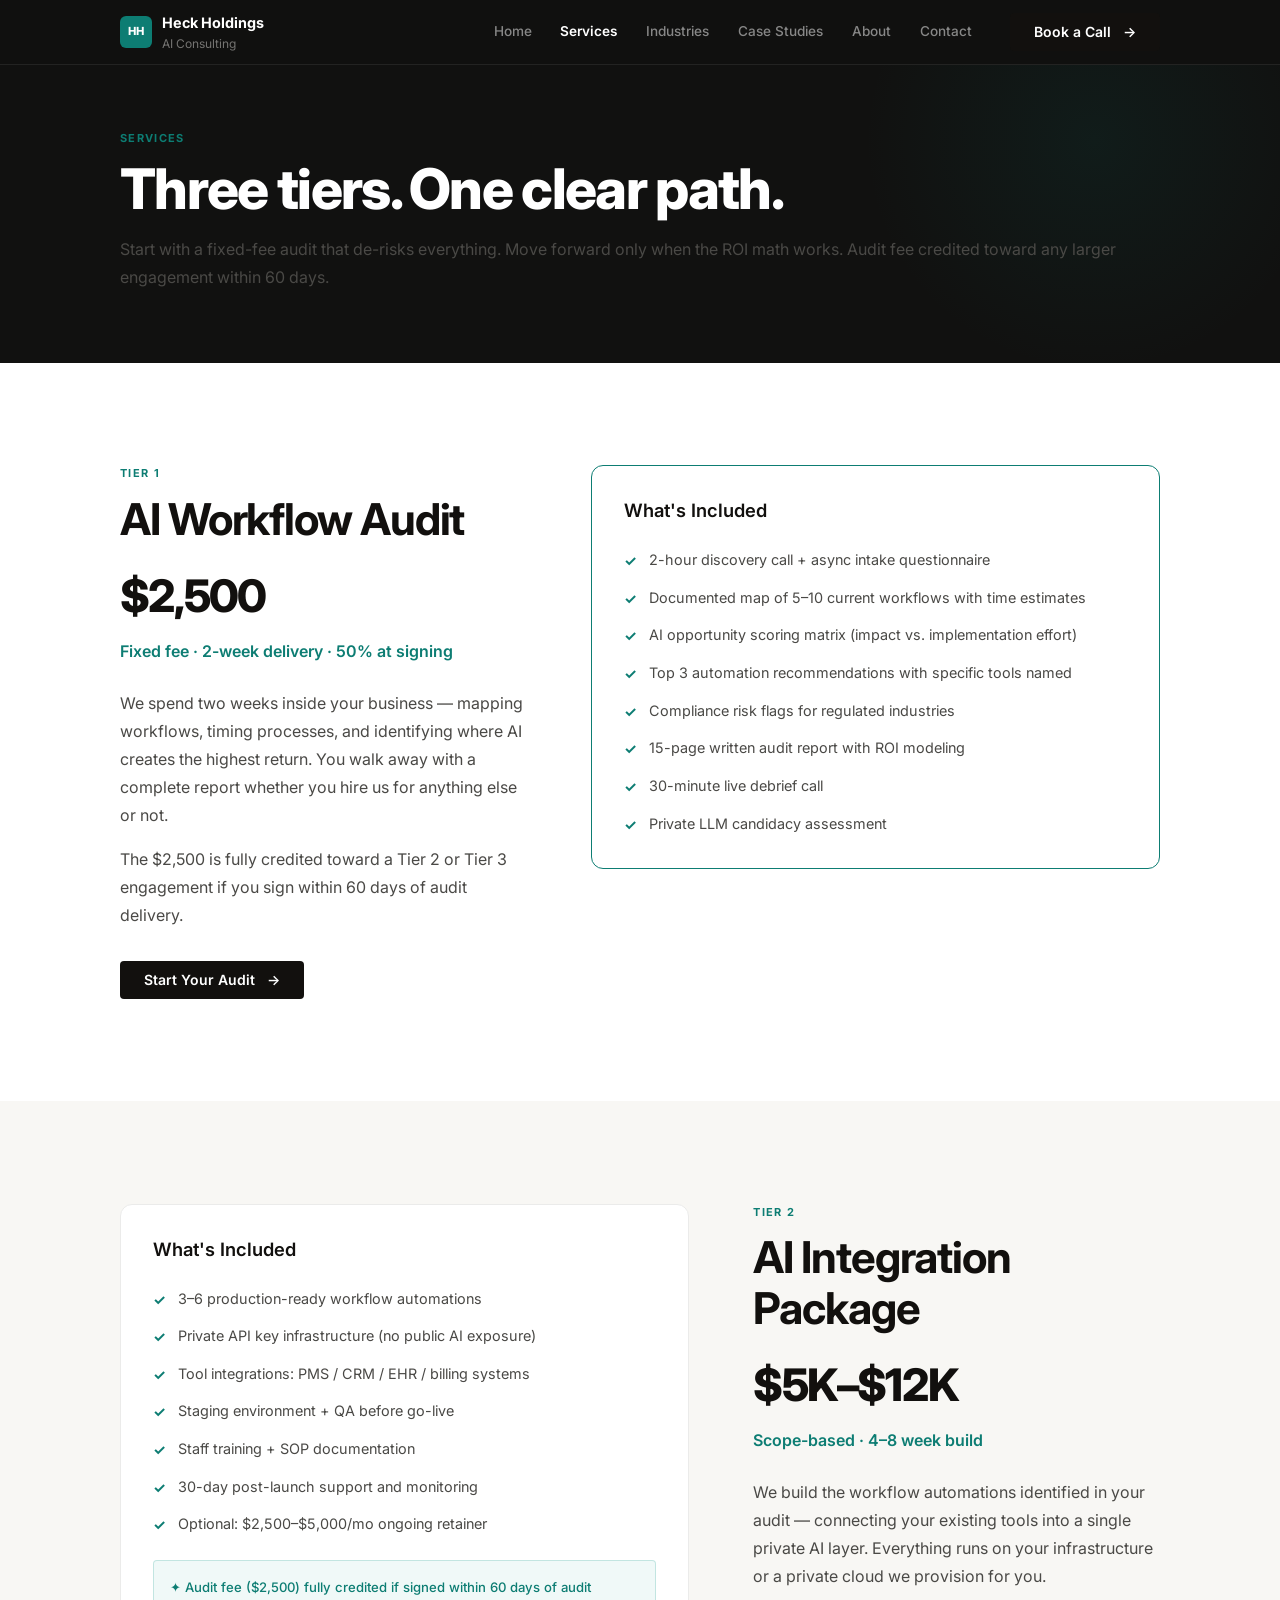
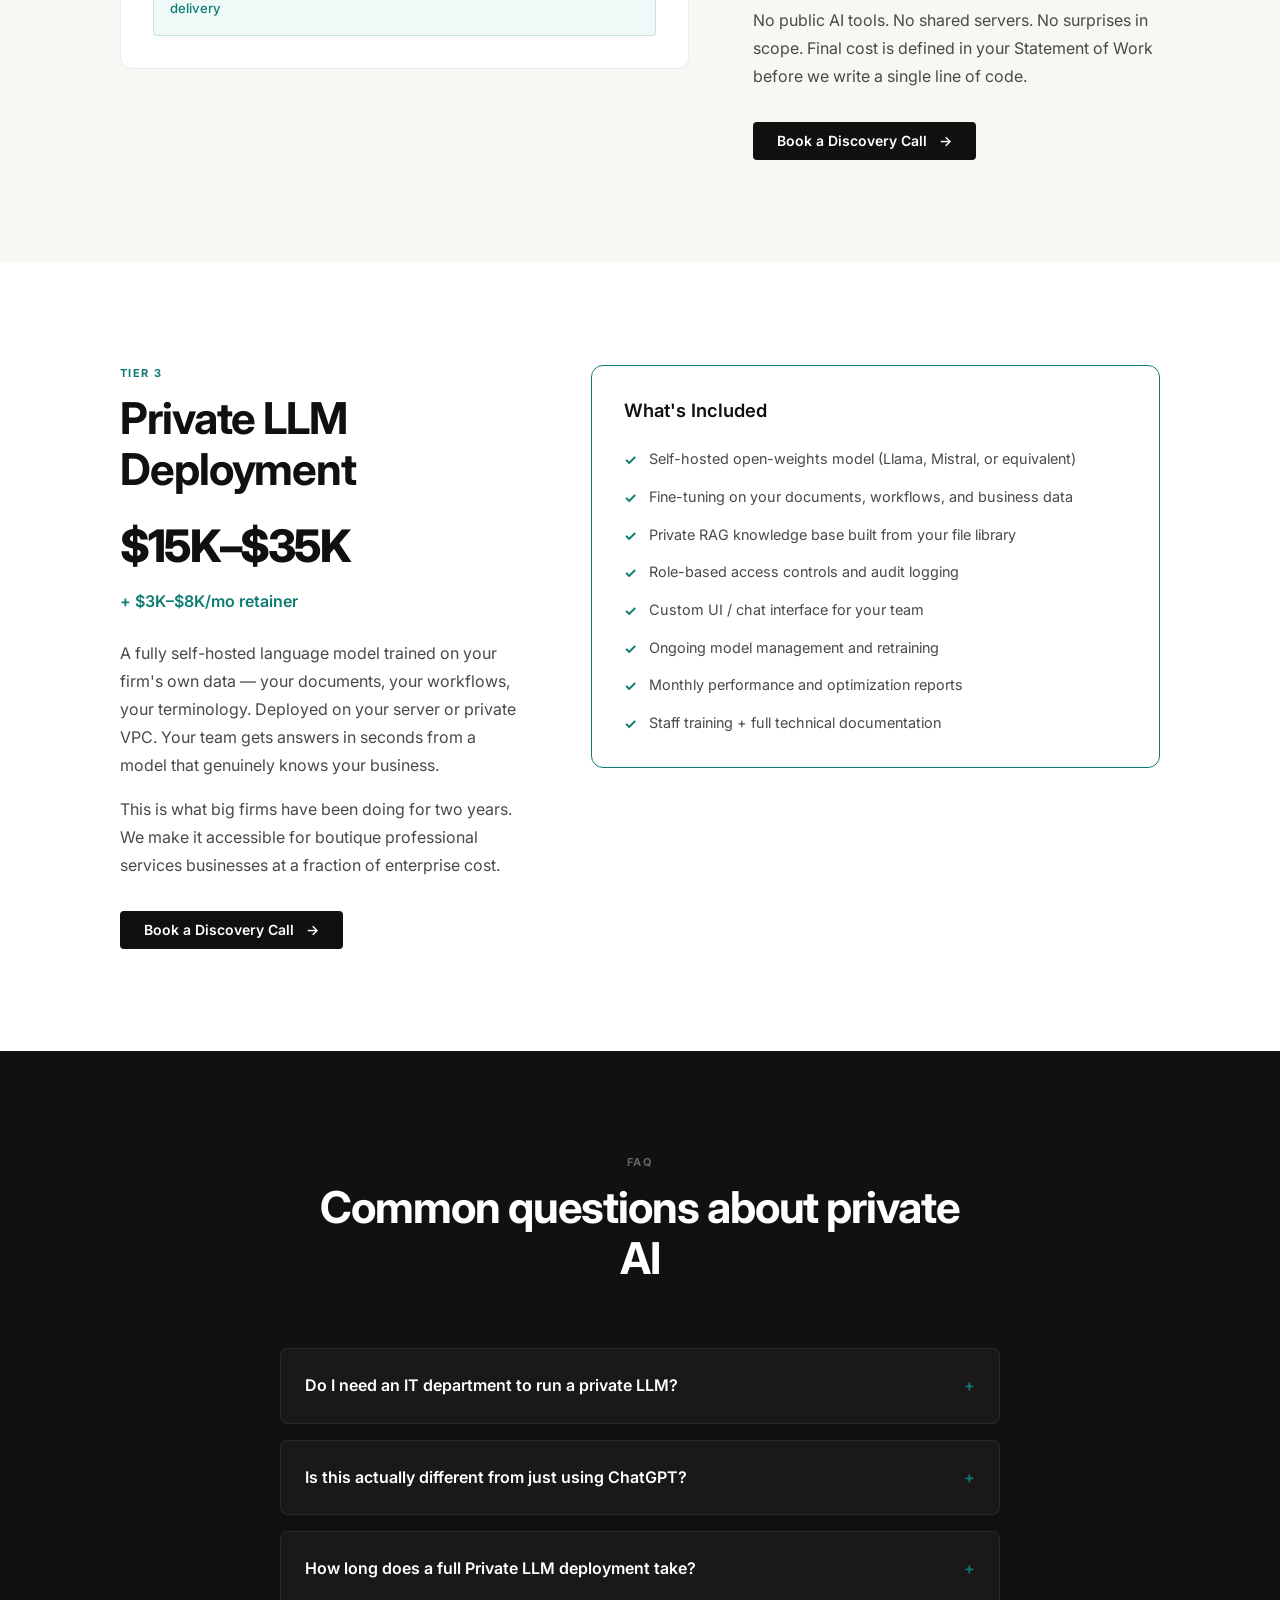
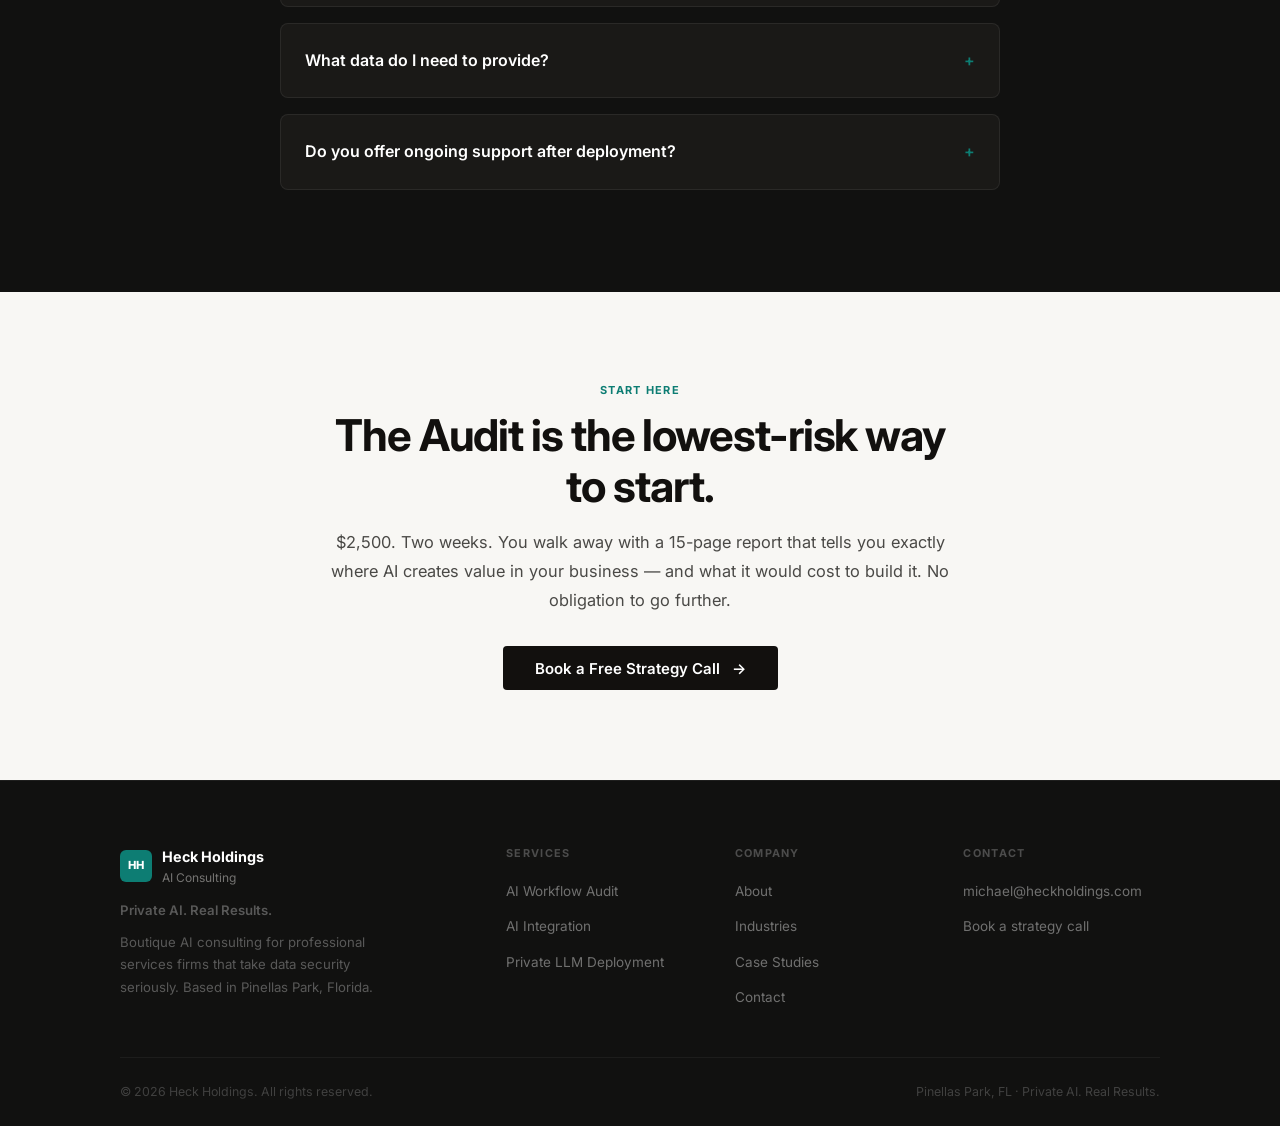
<file: services.html>
<!doctype html>
<html lang="en">
<head>
  <meta charset="UTF-8" />
  <meta name="viewport" content="width=device-width, initial-scale=1.0" />
  <title>Services — Heck Holdings AI Consulting</title>
  <meta name="description" content="Three clear service tiers: AI Workflow Audit ($2,500), AI Integration ($5K–$12K), and Private LLM Deployment ($15K–$35K). Transparent pricing, no surprises." />
  <link rel="preconnect" href="https://fonts.googleapis.com" />
  <link rel="preconnect" href="https://fonts.gstatic.com" crossorigin />
  <link href="https://fonts.googleapis.com/css2?family=Inter:wght@300;400;500;600;700;800&display=swap" rel="stylesheet" />
  <link rel="stylesheet" href="styles.css" />
  <link rel="icon" href="data:image/svg+xml,%3Csvg xmlns='http://www.w3.org/2000/svg' viewBox='0 0 32 32'%3E%3Crect width='32' height='32' rx='6' fill='%230d9488'/%3E%3Ctext x='50%25' y='55%25' text-anchor='middle' dominant-baseline='middle' font-family='Inter,sans-serif' font-size='13' font-weight='800' fill='white'%3EHH%3C/text%3E%3C/svg%3E" />
</head>
<body>
<header class="header" id="header">
  <div class="wrap">
    <nav class="nav">
      <a href="index.html" class="brand"><span class="brand-mark">HH</span><span class="brand-name">Heck Holdings <span>AI Consulting</span></span></a>
      <div class="nav-links">
        <a href="index.html" class="nav-link">Home</a>
        <a href="services.html" class="nav-link active">Services</a>
        <a href="industries.html" class="nav-link">Industries</a>
        <a href="portfolio.html" class="nav-link">Case Studies</a>
        <a href="about.html" class="nav-link">About</a>
        <a href="contact.html" class="nav-link">Contact</a>
      </div>
      <a href="https://calendly.com/michaelheckert-heckholdings/automation-setup" target="_blank" rel="noopener" class="btn btn-primary nav-cta btn-arrow">Book a Call</a>
      <button class="nav-toggle" aria-label="Toggle menu" aria-expanded="false">
        <svg width="22" height="22" viewBox="0 0 24 24" fill="none" stroke="currentColor" stroke-width="2" stroke-linecap="round"><line x1="3" y1="6" x2="21" y2="6"/><line x1="3" y1="12" x2="21" y2="12"/><line x1="3" y1="18" x2="21" y2="18"/></svg>
      </button>
    </nav>
  </div></header>

  <div class="mobile-menu" id="mobile-menu">
    <a href="index.html" class="nav-link">Home</a>
    <a href="services.html" class="nav-link">Services</a>
    <a href="industries.html" class="nav-link">Industries</a>
    <a href="portfolio.html" class="nav-link">Case Studies</a>
    <a href="about.html" class="nav-link">About</a>
    <a href="contact.html" class="nav-link">Contact</a>
    <a href="https://calendly.com/michaelheckert-heckholdings/automation-setup" target="_blank" rel="noopener" class="btn btn-primary" style="margin-top:.5rem;align-self:flex-start">Book a Call</a>
  </div>

<main>
<div class="page-hero">
  <div class="wrap page-hero-inner">
    <span class="eyebrow">Services</span>
    <h1>Three tiers. One clear path.</h1>
    <p>Start with a fixed-fee audit that de-risks everything. Move forward only when the ROI math works. Audit fee credited toward any larger engagement within 60 days.</p>
  </div>
</div>

<!-- Tier 1 -->
<section class="section" id="tier-1">
  <div class="wrap">
    <div class="tier-grid">
      <div class="reveal">
        <span class="eyebrow">Tier 1</span>
        <h2>AI Workflow Audit</h2>
        <div style="font-size:2.8rem;font-weight:800;letter-spacing:-.04em;color:var(--ink);margin:1rem 0 .25rem">$2,500</div>
        <p style="color:var(--teal);font-weight:600;margin-bottom:1.5rem">Fixed fee · 2-week delivery · 50% at signing</p>
        <p>We spend two weeks inside your business — mapping workflows, timing processes, and identifying where AI creates the highest return. You walk away with a complete report whether you hire us for anything else or not.</p>
        <p style="margin-top:1rem">The $2,500 is fully credited toward a Tier 2 or Tier 3 engagement if you sign within 60 days of audit delivery.</p>
        <a href="contact.html" class="btn btn-primary btn-arrow" style="margin-top:2rem">Start Your Audit</a>
      </div>
      <div class="reveal">
        <div class="card" style="border-color:var(--teal);border-width:1.5px">
          <h3 style="margin-bottom:1.5rem">What's Included</h3>
          <ul style="display:flex;flex-direction:column;gap:.85rem">
            <li style="display:flex;align-items:flex-start;gap:12px;font-size:.9rem;color:var(--gray-500)"><span style="color:var(--teal);font-weight:700;flex-shrink:0;margin-top:1px">✓</span>2-hour discovery call + async intake questionnaire</li>
            <li style="display:flex;align-items:flex-start;gap:12px;font-size:.9rem;color:var(--gray-500)"><span style="color:var(--teal);font-weight:700;flex-shrink:0;margin-top:1px">✓</span>Documented map of 5–10 current workflows with time estimates</li>
            <li style="display:flex;align-items:flex-start;gap:12px;font-size:.9rem;color:var(--gray-500)"><span style="color:var(--teal);font-weight:700;flex-shrink:0;margin-top:1px">✓</span>AI opportunity scoring matrix (impact vs. implementation effort)</li>
            <li style="display:flex;align-items:flex-start;gap:12px;font-size:.9rem;color:var(--gray-500)"><span style="color:var(--teal);font-weight:700;flex-shrink:0;margin-top:1px">✓</span>Top 3 automation recommendations with specific tools named</li>
            <li style="display:flex;align-items:flex-start;gap:12px;font-size:.9rem;color:var(--gray-500)"><span style="color:var(--teal);font-weight:700;flex-shrink:0;margin-top:1px">✓</span>Compliance risk flags for regulated industries</li>
            <li style="display:flex;align-items:flex-start;gap:12px;font-size:.9rem;color:var(--gray-500)"><span style="color:var(--teal);font-weight:700;flex-shrink:0;margin-top:1px">✓</span>15-page written audit report with ROI modeling</li>
            <li style="display:flex;align-items:flex-start;gap:12px;font-size:.9rem;color:var(--gray-500)"><span style="color:var(--teal);font-weight:700;flex-shrink:0;margin-top:1px">✓</span>30-minute live debrief call</li>
            <li style="display:flex;align-items:flex-start;gap:12px;font-size:.9rem;color:var(--gray-500)"><span style="color:var(--teal);font-weight:700;flex-shrink:0;margin-top:1px">✓</span>Private LLM candidacy assessment</li>
          </ul>
        </div>
      </div>
    </div>
  </div>
</section>

<!-- Tier 2 -->
<section class="section section-light" id="tier-2">
  <div class="wrap">
    <div class="tier-grid tier-grid-flip">
      <div class="reveal">
        <div class="card">
          <h3 style="margin-bottom:1.5rem">What's Included</h3>
          <ul style="display:flex;flex-direction:column;gap:.85rem">
            <li style="display:flex;align-items:flex-start;gap:12px;font-size:.9rem;color:var(--gray-500)"><span style="color:var(--teal);font-weight:700;flex-shrink:0;margin-top:1px">✓</span>3–6 production-ready workflow automations</li>
            <li style="display:flex;align-items:flex-start;gap:12px;font-size:.9rem;color:var(--gray-500)"><span style="color:var(--teal);font-weight:700;flex-shrink:0;margin-top:1px">✓</span>Private API key infrastructure (no public AI exposure)</li>
            <li style="display:flex;align-items:flex-start;gap:12px;font-size:.9rem;color:var(--gray-500)"><span style="color:var(--teal);font-weight:700;flex-shrink:0;margin-top:1px">✓</span>Tool integrations: PMS / CRM / EHR / billing systems</li>
            <li style="display:flex;align-items:flex-start;gap:12px;font-size:.9rem;color:var(--gray-500)"><span style="color:var(--teal);font-weight:700;flex-shrink:0;margin-top:1px">✓</span>Staging environment + QA before go-live</li>
            <li style="display:flex;align-items:flex-start;gap:12px;font-size:.9rem;color:var(--gray-500)"><span style="color:var(--teal);font-weight:700;flex-shrink:0;margin-top:1px">✓</span>Staff training + SOP documentation</li>
            <li style="display:flex;align-items:flex-start;gap:12px;font-size:.9rem;color:var(--gray-500)"><span style="color:var(--teal);font-weight:700;flex-shrink:0;margin-top:1px">✓</span>30-day post-launch support and monitoring</li>
            <li style="display:flex;align-items:flex-start;gap:12px;font-size:.9rem;color:var(--gray-500)"><span style="color:var(--teal);font-weight:700;flex-shrink:0;margin-top:1px">✓</span>Optional: $2,500–$5,000/mo ongoing retainer</li>
          </ul>
          <div style="margin-top:1.5rem;padding:1rem;background:rgba(13,148,136,.06);border:1px solid rgba(13,148,136,.2);border-radius:var(--radius-sm);font-size:.82rem;color:var(--teal);font-weight:500">
            ✦ Audit fee ($2,500) fully credited if signed within 60 days of audit delivery
          </div>
        </div>
      </div>
      <div class="reveal">
        <span class="eyebrow">Tier 2</span>
        <h2>AI Integration Package</h2>
        <div style="font-size:2.8rem;font-weight:800;letter-spacing:-.04em;color:var(--ink);margin:1rem 0 .25rem">$5K–$12K</div>
        <p style="color:var(--teal);font-weight:600;margin-bottom:1.5rem">Scope-based · 4–8 week build</p>
        <p>We build the workflow automations identified in your audit — connecting your existing tools into a single private AI layer. Everything runs on your infrastructure or a private cloud we provision for you.</p>
        <p style="margin-top:1rem">No public AI tools. No shared servers. No surprises in scope. Final cost is defined in your Statement of Work before we write a single line of code.</p>
        <a href="contact.html" class="btn btn-primary btn-arrow" style="margin-top:2rem">Book a Discovery Call</a>
      </div>
    </div>
  </div>
</section>

<!-- Tier 3 -->
<section class="section" id="tier-3">
  <div class="wrap">
    <div class="tier-grid">
      <div class="reveal">
        <span class="eyebrow">Tier 3</span>
        <h2>Private LLM Deployment</h2>
        <div style="font-size:2.8rem;font-weight:800;letter-spacing:-.04em;color:var(--ink);margin:1rem 0 .25rem">$15K–$35K</div>
        <p style="color:var(--teal);font-weight:600;margin-bottom:1.5rem">+ $3K–$8K/mo retainer</p>
        <p>A fully self-hosted language model trained on your firm's own data — your documents, your workflows, your terminology. Deployed on your server or private VPC. Your team gets answers in seconds from a model that genuinely knows your business.</p>
        <p style="margin-top:1rem">This is what big firms have been doing for two years. We make it accessible for boutique professional services businesses at a fraction of enterprise cost.</p>
        <a href="contact.html" class="btn btn-primary btn-arrow" style="margin-top:2rem">Book a Discovery Call</a>
      </div>
      <div class="reveal">
        <div class="card" style="border-color:var(--teal);border-width:1.5px">
          <h3 style="margin-bottom:1.5rem">What's Included</h3>
          <ul style="display:flex;flex-direction:column;gap:.85rem">
            <li style="display:flex;align-items:flex-start;gap:12px;font-size:.9rem;color:var(--gray-500)"><span style="color:var(--teal);font-weight:700;flex-shrink:0;margin-top:1px">✓</span>Self-hosted open-weights model (Llama, Mistral, or equivalent)</li>
            <li style="display:flex;align-items:flex-start;gap:12px;font-size:.9rem;color:var(--gray-500)"><span style="color:var(--teal);font-weight:700;flex-shrink:0;margin-top:1px">✓</span>Fine-tuning on your documents, workflows, and business data</li>
            <li style="display:flex;align-items:flex-start;gap:12px;font-size:.9rem;color:var(--gray-500)"><span style="color:var(--teal);font-weight:700;flex-shrink:0;margin-top:1px">✓</span>Private RAG knowledge base built from your file library</li>
            <li style="display:flex;align-items:flex-start;gap:12px;font-size:.9rem;color:var(--gray-500)"><span style="color:var(--teal);font-weight:700;flex-shrink:0;margin-top:1px">✓</span>Role-based access controls and audit logging</li>
            <li style="display:flex;align-items:flex-start;gap:12px;font-size:.9rem;color:var(--gray-500)"><span style="color:var(--teal);font-weight:700;flex-shrink:0;margin-top:1px">✓</span>Custom UI / chat interface for your team</li>
            <li style="display:flex;align-items:flex-start;gap:12px;font-size:.9rem;color:var(--gray-500)"><span style="color:var(--teal);font-weight:700;flex-shrink:0;margin-top:1px">✓</span>Ongoing model management and retraining</li>
            <li style="display:flex;align-items:flex-start;gap:12px;font-size:.9rem;color:var(--gray-500)"><span style="color:var(--teal);font-weight:700;flex-shrink:0;margin-top:1px">✓</span>Monthly performance and optimization reports</li>
            <li style="display:flex;align-items:flex-start;gap:12px;font-size:.9rem;color:var(--gray-500)"><span style="color:var(--teal);font-weight:700;flex-shrink:0;margin-top:1px">✓</span>Staff training + full technical documentation</li>
          </ul>
        </div>
      </div>
    </div>
  </div>
</section>

<!-- FAQ -->
<section class="section section-dark">
  <div class="wrap">
    <div class="section-head center reveal">
      <span class="eyebrow">FAQ</span>
      <h2>Common questions about private AI</h2>
    </div>
    <div style="max-width:720px;margin:0 auto;display:flex;flex-direction:column;gap:1rem" class="reveal">
      <details style="background:var(--dark-2);border:1px solid rgba(255,255,255,.07);border-radius:var(--radius);padding:1.5rem;cursor:pointer">
        <summary style="font-weight:600;color:#fff;font-size:1rem;list-style:none;display:flex;align-items:center;justify-content:space-between">Do I need an IT department to run a private LLM? <span style="color:var(--teal)">+</span></summary>
        <p style="margin-top:1rem;color:rgba(255,255,255,.5)">No. We handle all infrastructure provisioning, model deployment, and ongoing management as part of the retainer. You need a point of contact on your side who can help us understand your workflows — that's it.</p>
      </details>
      <details style="background:var(--dark-2);border:1px solid rgba(255,255,255,.07);border-radius:var(--radius);padding:1.5rem;cursor:pointer">
        <summary style="font-weight:600;color:#fff;font-size:1rem;list-style:none;display:flex;align-items:center;justify-content:space-between">Is this actually different from just using ChatGPT? <span style="color:var(--teal)">+</span></summary>
        <p style="margin-top:1rem;color:rgba(255,255,255,.5)">Completely. ChatGPT runs on OpenAI's servers, where your queries may be retained, reviewed, or used for training. Our private models run on your infrastructure. Nothing leaves your environment — ever. The model is also trained on your actual data, so it knows your business instead of the internet.</p>
      </details>
      <details style="background:var(--dark-2);border:1px solid rgba(255,255,255,.07);border-radius:var(--radius);padding:1.5rem;cursor:pointer">
        <summary style="font-weight:600;color:#fff;font-size:1rem;list-style:none;display:flex;align-items:center;justify-content:space-between">How long does a full Private LLM deployment take? <span style="color:var(--teal)">+</span></summary>
        <p style="margin-top:1rem;color:rgba(255,255,255,.5)">6–12 weeks from signed SOW to live system, depending on data volume, integration complexity, and your team's availability for feedback loops. We build in staging checkpoints so you see progress every two weeks.</p>
      </details>
      <details style="background:var(--dark-2);border:1px solid rgba(255,255,255,.07);border-radius:var(--radius);padding:1.5rem;cursor:pointer">
        <summary style="font-weight:600;color:#fff;font-size:1rem;list-style:none;display:flex;align-items:center;justify-content:space-between">What data do I need to provide? <span style="color:var(--teal)">+</span></summary>
        <p style="margin-top:1rem;color:rgba(255,255,255,.5)">For the Audit, just your time and context — no data upload required. For Tier 2/3, we work with whatever is in your existing systems: document libraries, CRM exports, intake forms, case notes, billing records. We sign a DPA before touching anything.</p>
      </details>
      <details style="background:var(--dark-2);border:1px solid rgba(255,255,255,.07);border-radius:var(--radius);padding:1.5rem;cursor:pointer">
        <summary style="font-weight:600;color:#fff;font-size:1rem;list-style:none;display:flex;align-items:center;justify-content:space-between">Do you offer ongoing support after deployment? <span style="color:var(--teal)">+</span></summary>
        <p style="margin-top:1rem;color:rgba(255,255,255,.5)">Yes — all Tier 3 engagements include a mandatory $3K–$8K/mo retainer that covers ongoing model management, retraining as your data grows, performance monitoring, and workflow updates. Tier 2 clients can add an optional retainer at $2,500–$5,000/mo.</p>
      </details>
    </div>
  </div>
</section>

<section class="cta-section">
  <div class="wrap">
    <div class="cta-inner reveal">
      <span class="eyebrow" style="justify-content:center">Start Here</span>
      <h2>The Audit is the lowest-risk way to start.</h2>
      <p>$2,500. Two weeks. You walk away with a 15-page report that tells you exactly where AI creates value in your business — and what it would cost to build it. No obligation to go further.</p>
      <div class="cta-actions">
        <a href="https://calendly.com/michaelheckert-heckholdings/automation-setup" target="_blank" rel="noopener" class="btn btn-primary btn-lg btn-arrow">Book a Free Strategy Call</a>
      </div>
    </div>
  </div>
</section>
</main>

<footer class="footer">
  <div class="wrap">
    <div class="footer-grid">
      <div class="footer-brand">
        <a href="index.html" class="brand" style="margin-bottom:.75rem;display:inline-flex"><span class="brand-mark">HH</span><span class="brand-name" style="color:#fff">Heck Holdings <span>AI Consulting</span></span></a>
        <p class="footer-tagline">Private AI. <span>Real Results.</span></p>
        <p>Boutique AI consulting for professional services firms that take data security seriously. Based in Pinellas Park, Florida.</p>
      </div>
      <div class="footer-col"><h4>Services</h4><ul><li><a href="services.html#tier-1">AI Workflow Audit</a></li><li><a href="services.html#tier-2">AI Integration</a></li><li><a href="services.html#tier-3">Private LLM Deployment</a></li></ul></div>
      <div class="footer-col"><h4>Company</h4><ul><li><a href="about.html">About</a></li><li><a href="industries.html">Industries</a></li><li><a href="portfolio.html">Case Studies</a></li><li><a href="contact.html">Contact</a></li></ul></div>
      <div class="footer-col"><h4>Contact</h4><ul><li><a href="mailto:michael@heckholdings.com">michael@heckholdings.com</a></li><li><a href="contact.html">Book a strategy call</a></li></ul></div>
    </div>
    <div class="footer-bottom"><span>© <span id="yr">2026</span> Heck Holdings. All rights reserved.</span><span>Pinellas Park, FL · Private AI. Real Results.</span></div>
  </div>
</footer>
<script src="script.js"></script>
</body>
</html>
</file>
<file: styles.css>
/* =========================================================
   HECK HOLDINGS AI CONSULTING
   Editorial · Authoritative · Restrained
   Inspired by: McKinsey, Palantir, BCG
   ========================================================= */

@import url('https://fonts.googleapis.com/css2?family=Inter:wght@300;400;500;600;700;800&display=swap');

/* ── Reset ─────────────────────────────────────────────── */
*, *::before, *::after { box-sizing: border-box; margin: 0; padding: 0; }
html { scroll-behavior: smooth; -webkit-text-size-adjust: 100%; }
img, svg { display: block; max-width: 100%; }
a { color: inherit; text-decoration: none; }
ul { list-style: none; }
button { cursor: pointer; border: none; background: none; font: inherit; }

/* ── Tokens ─────────────────────────────────────────────── */
:root {
  /* Neutrals */
  --white:      #ffffff;
  --off-white:  #f8f7f4;
  --gray-50:    #f4f3f0;
  --gray-100:   #ebebea;
  --gray-200:   #d6d5d2;
  --gray-300:   #b8b7b4;
  --gray-400:   #757472;
  --gray-500:   #4a4946;
  --gray-600:   #3d3c3a;
  --gray-900:   #1a1917;

  /* Ink — very dark warm almost-black */
  --ink:        #12100e;

  /* Accent — one, and only one */
  --teal:       #0d7d73;
  --teal-lt:    #0f9489;
  --teal-dim:   rgba(13,125,115,.08);
  --teal-line:  rgba(13,125,115,.2);

  /* Dark surface for nav/footer */
  --dark:       #111110;
  --dark-2:     #1a1917;
  --dark-border: rgba(255,255,255,.08);

  /* Spacing */
  --wrap:       1120px;
  --radius-sm:  4px;
  --radius:     8px;
  --radius-lg:  12px;

  /* Shadow — minimal, never colored */
  --shadow-sm:  0 1px 3px rgba(0,0,0,.06), 0 1px 2px rgba(0,0,0,.04);
  --shadow:     0 4px 16px rgba(0,0,0,.07);
  --shadow-lg:  0 16px 48px rgba(0,0,0,.10);
}

/* ── Base ────────────────────────────────────────────────── */
body {
  font-family: 'Inter', system-ui, -apple-system, sans-serif;
  font-size: 16px;
  line-height: 1.6;
  color: var(--ink);
  background: var(--white);
  -webkit-font-smoothing: antialiased;
  overflow-x: hidden;
  max-width: 100vw;
}
html { overflow-x: hidden; }

/* ── Utility ─────────────────────────────────────────────── */
.wrap { max-width: var(--wrap); margin: 0 auto; padding: 0 clamp(1.25rem, 4vw, 2.5rem); }
.sr-only { position: absolute; width: 1px; height: 1px; overflow: hidden; clip: rect(0,0,0,0); }

/* ── Typography ──────────────────────────────────────────── */
/* Sans-serif display system — authority without ornamentation */
.serif { font-family: 'Inter', system-ui, sans-serif; font-weight: 700; }
.serif-i { font-family: 'Inter', system-ui, sans-serif; font-weight: 700; }

h1 {
  font-family: 'Inter', system-ui, sans-serif;
  font-size: clamp(2.5rem, 1.8rem + 3.5vw, 5rem);
  font-weight: 800;
  line-height: 1.06;
  letter-spacing: -0.03em;
  color: var(--ink);
}
h2 {
  font-family: 'Inter', system-ui, sans-serif;
  font-size: clamp(1.75rem, 1.3rem + 1.8vw, 2.75rem);
  font-weight: 700;
  line-height: 1.15;
  letter-spacing: -0.025em;
  color: var(--ink);
}
h3 {
  font-family: 'Inter', sans-serif;
  font-size: clamp(1rem, 0.95rem + 0.25vw, 1.15rem);
  font-weight: 600;
  line-height: 1.4;
  color: var(--ink);
}
p {
  font-size: clamp(0.9375rem, 0.9rem + 0.15vw, 1rem);
  color: var(--gray-500);
  line-height: 1.75;
}

/* Ensure body copy on white always passes 4.5:1 */
.section p, .card p, .step-body p {
  color: #4a4946;
}
.lead {
  font-size: clamp(1.05rem, 1rem + 0.4vw, 1.2rem);
  color: var(--gray-500);
  line-height: 1.7;
}

.label {
  font-size: 0.6875rem;
  font-weight: 600;
  letter-spacing: 0.12em;
  text-transform: uppercase;
  color: var(--teal);
}
.label-dark { color: rgba(255,255,255,.4); }

/* Teal accent in headlines */
.accent { color: var(--teal-lt); font-style: normal; font-family: inherit; font-weight: inherit; }

/* ── Divider ─────────────────────────────────────────────── */
.rule { width: 40px; height: 1.5px; background: var(--teal); margin-bottom: 1.5rem; }
.rule-white { background: rgba(255,255,255,.3); }

/* ── Buttons ─────────────────────────────────────────────── */
.btn {
  display: inline-flex; align-items: center; gap: 8px;
  font-size: 0.875rem; font-weight: 600; line-height: 1;
  border-radius: var(--radius-sm);
  transition: all 0.18s ease;
  white-space: nowrap;
  padding: 0.75rem 1.5rem;
}
.btn-primary {
  background: var(--ink); color: #fff;
}
.btn-primary:hover { background: var(--gray-900); }

.btn-teal {
  background: var(--teal); color: #fff;
}
.btn-teal:hover { background: var(--teal-lt); }

.btn-outline {
  background: transparent; color: var(--ink);
  border: 1.5px solid var(--gray-200);
}
.btn-outline:hover { border-color: var(--gray-400); }

.btn-outline-white {
  background: transparent; color: #fff;
  border: 1.5px solid rgba(255,255,255,.25);
}
.btn-outline-white:hover { border-color: rgba(255,255,255,.5); background: rgba(255,255,255,.05); }

.btn-lg { padding: 0.9rem 2rem; font-size: 0.9375rem; }

/* Arrow icon */
.btn-arrow::after { content: '→'; margin-left: 4px; transition: transform .18s; display: inline-block; }
.btn-arrow:hover::after { transform: translateX(4px); }

/* ── Header ──────────────────────────────────────────────── */
.header {
  position: fixed; top: 0; left: 0; right: 0; z-index: 100;
  background: rgba(255,255,255,.95);
  backdrop-filter: blur(12px);
  border-bottom: 1px solid var(--gray-100);
  transition: border-color .2s;
}
.header.on-dark {
  background: rgba(17,17,16,.92);
  border-bottom-color: var(--dark-border);
}
.nav {
  display: flex; align-items: center;
  height: 64px; gap: 0;
}
.brand {
  display: flex; align-items: center; gap: 10px;
  font-size: 0.9rem; font-weight: 700; color: var(--ink);
  flex-shrink: 0; margin-right: auto;
}
.brand-mark {
  width: 32px; height: 32px; border-radius: 6px;
  background: var(--teal);
  display: flex; align-items: center; justify-content: center;
  font-size: 0.7rem; font-weight: 800; color: #fff; letter-spacing: -0.04em;
}
.header.on-dark .brand { color: #fff; }
.brand-sub { color: var(--gray-400); font-weight: 400; }
.header.on-dark .brand-sub { color: rgba(255,255,255,.4); }

.nav-links {
  display: flex; align-items: center; gap: 0;
  margin-right: 1.5rem;
}
.nav-link {
  font-size: 0.85rem; font-weight: 500;
  color: var(--gray-500);
  padding: 0.4rem 0.9rem;
  border-radius: var(--radius-sm);
  transition: color .15s;
}
.nav-link:hover { color: var(--ink); }
.nav-link.active { color: var(--ink); font-weight: 600; }
.header.on-dark .nav-link { color: rgba(255,255,255,.5); }
.header.on-dark .nav-link:hover, .header.on-dark .nav-link.active { color: #fff; }

.nav-cta { flex-shrink: 0; }
.nav-toggle { display: none; color: var(--ink); padding: 4px; }
.header.on-dark .nav-toggle { color: #fff; }

.mobile-menu {
  display: none; flex-direction: column; gap: 0;
  position: fixed;
  top: 64px; /* sits flush below the 64px fixed header */
  left: 0; right: 0;
  z-index: 999;
  padding: 0.5rem 1.25rem 1.5rem;
  background: #fff;
  border-top: 1px solid var(--gray-100);
  box-shadow: 0 8px 24px rgba(0,0,0,.12);
}
.mobile-menu.open { display: flex; }
.mobile-menu .nav-link {
  color: var(--gray-600) !important; padding: 0.75rem 0.5rem;
  font-size: 0.9375rem; font-weight: 500;
  border-bottom: 1px solid var(--gray-100);
}
.mobile-menu .nav-link:last-of-type { border-bottom: none; }
.mobile-menu .btn { margin-top: 1rem; align-self: stretch; text-align: center; justify-content: center; }

/* ── Hero ────────────────────────────────────────────────── */
.hero {
  background: var(--dark);
  padding: 150px 0 100px;
  position: relative;
  overflow: hidden;
}
/* Single, subtle gradient — no stacking */
.hero::before {
  content: '';
  position: absolute;
  top: -20%; right: -10%;
  width: 700px; height: 700px;
  background: radial-gradient(circle, rgba(13,125,115,.12) 0%, transparent 65%);
  pointer-events: none;
}
.hero-inner { position: relative; z-index: 1; }

.hero h1 { color: #fff; max-width: 820px; }
.hero h1 em { font-style: normal; color: var(--teal-lt); }

.hero-sub {
  font-size: clamp(1rem, 0.95rem + 0.35vw, 1.15rem);
  color: rgba(255,255,255,.5);
  max-width: 540px;
  margin: 2rem 0 2.5rem;
  line-height: 1.75;
}
.hero-actions { display: flex; flex-wrap: wrap; gap: 0.875rem; margin-bottom: 5rem; }

/* Stats row — clean, no glow */
.hero-stats {
  display: flex; flex-wrap: wrap;
  border-top: 1px solid rgba(255,255,255,.08);
  padding-top: 2.5rem;
  gap: 3rem;
}
.hero-stat {}
.stat-val {
  font-family: 'Inter', system-ui, sans-serif;
  font-size: 2.25rem; font-weight: 800;
  letter-spacing: -0.03em;
  color: #fff; line-height: 1; margin-bottom: 0.35rem;
}
.stat-val em { font-style: normal; color: var(--teal-lt); }
.stat-label { font-size: 0.75rem; color: rgba(255,255,255,.35); font-weight: 500; text-transform: uppercase; letter-spacing: 0.08em; }

/* ── Trust bar ───────────────────────────────────────────── */
.trustbar {
  background: var(--dark-2);
  border-bottom: 1px solid rgba(255,255,255,.05);
  padding: 1rem 0;
}
.trustbar-inner {
  display: flex; flex-wrap: wrap; align-items: center;
  gap: 0; justify-content: flex-start;
}
.trust-item {
  display: flex; align-items: center; gap: 8px;
  font-size: 0.775rem; font-weight: 500;
  color: rgba(255,255,255,.35);
  padding: 0.4rem 1.75rem;
  border-right: 1px solid rgba(255,255,255,.06);
}
.trust-item:first-child { padding-left: 0; }
.trust-item:last-child { border-right: none; }
.trust-item svg { color: var(--teal); flex-shrink: 0; }

/* ── Sections ────────────────────────────────────────────── */
.section { padding: clamp(4.5rem, 8vw, 8rem) 0; }
.section-sm { padding: clamp(3rem, 5vw, 5rem) 0; }
.section-gray { background: var(--off-white); }
.section-dark { background: var(--dark); }
.section-ink { background: var(--ink); }

/* Dark overrides */
.section-dark h2, .section-dark h3, .section-ink h2, .section-ink h3 { color: #fff; }
.section-dark p, .section-ink p { color: rgba(255,255,255,.45); }
/* Cards inside dark sections keep their own light styling */
.section-dark .card h3, .section-ink .card h3 { color: var(--ink); }
.section-dark .card p, .section-ink .card p { color: var(--gray-500); }
.section-dark .card, .section-ink .card { background: var(--white); }
.section-dark .label { color: rgba(255,255,255,.35); }

/* ── Section head ────────────────────────────────────────── */
.section-head { margin-bottom: clamp(2.5rem, 5vw, 4.5rem); max-width: 640px; }
.section-head.center { text-align: center; margin-left: auto; margin-right: auto; }
.section-head .rule { margin-bottom: 1.25rem; }
.section-head h2 { margin-bottom: 1.1rem; }

/* ── Grid ────────────────────────────────────────────────── */
.grid-2 { display: grid; grid-template-columns: repeat(auto-fit, minmax(min(100%,440px),1fr)); gap: clamp(1.5rem,3vw,2.5rem); }
.grid-3 { display: grid; grid-template-columns: repeat(auto-fit, minmax(min(100%,300px),1fr)); gap: clamp(1.5rem,3vw,2rem); }
.grid-4 { display: grid; grid-template-columns: repeat(auto-fit, minmax(min(100%,220px),1fr)); gap: clamp(1rem,2vw,1.5rem); }

/* ── Cards ───────────────────────────────────────────────── */
.card {
  background: var(--white);
  border: 1px solid var(--gray-100);
  border-radius: var(--radius-lg);
  padding: clamp(1.5rem, 3vw, 2rem);
  transition: box-shadow .2s, border-color .2s;
}
.card:hover { box-shadow: var(--shadow-lg); border-color: var(--gray-200); }

.card-number {
  font-family: 'Inter', system-ui, sans-serif;
  font-size: 0.65rem; font-weight: 700;
  letter-spacing: 0.12em; text-transform: uppercase;
  color: var(--teal); line-height: 1;
  margin-bottom: 1.25rem;
}

/* ── How It Works grid ───────────────────────────────────── */
.how-it-works-grid {
  display: grid; grid-template-columns: 1fr 1fr;
  gap: 4rem; align-items: start;
}
.how-it-works-sticky {
  position: sticky;
  top: 90px;
}

/* ── Step list ───────────────────────────────────────────── */
.step-list { display: flex; flex-direction: column; gap: 0; }
.step-item {
  display: grid; grid-template-columns: 48px 1fr;
  gap: 1.5rem; padding: 2rem 0;
  border-bottom: 1px solid var(--gray-100);
}
.step-item:last-child { border-bottom: none; }
.step-n {
  font-family: 'Inter', system-ui, sans-serif;
  font-size: 0.65rem; color: var(--teal);
  font-weight: 700; letter-spacing: 0.1em; text-transform: uppercase;
  padding-top: 4px;
}
.step-body h3 { margin-bottom: 0.5rem; }
.step-tag {
  display: inline-flex; align-items: center;
  margin-top: 0.75rem;
  font-size: 0.75rem; font-weight: 600;
  color: var(--teal); background: var(--teal-dim);
  border: 1px solid var(--teal-line);
  padding: 3px 10px; border-radius: 100px;
}

/* ── Problem section ─────────────────────────────────────── */
.problem-row {
  display: grid; grid-template-columns: repeat(auto-fit, minmax(min(100%,300px),1fr));
  gap: 1px; background: rgba(255,255,255,.06); overflow: hidden;
  border: 1px solid rgba(255,255,255,.06); border-radius: var(--radius-lg);
}
.problem-cell {
  padding: 2.5rem;
  background: var(--dark-2);
}
.problem-num { font-family: 'Inter', system-ui, sans-serif; font-size: 0.6rem; font-weight: 700; letter-spacing: 0.12em; text-transform: uppercase; color: rgba(255,255,255,.2); margin-bottom: 1.25rem; display: block; }
.problem-cell h3 { color: #fff; margin-bottom: 0.75rem; font-size: 1.05rem; }

/* ── Pricing ─────────────────────────────────────────────── */
.pricing-grid {
  display: grid; grid-template-columns: repeat(auto-fit, minmax(min(100%,300px),1fr));
  gap: 1.5rem; align-items: start;
}
.price-card {
  border: 1px solid var(--gray-100);
  border-radius: var(--radius-lg);
  padding: 2rem;
  background: var(--white);
  position: relative;
  transition: box-shadow .2s;
}
.price-card:hover { box-shadow: var(--shadow-lg); }
.price-card.featured {
  border-color: var(--ink);
  background: var(--ink);
}
.price-card.featured h3 { color: #fff; }
.price-card.featured p { color: rgba(255,255,255,.4); }
.price-card.featured li { color: rgba(255,255,255,.65); border-color: rgba(255,255,255,.07); }
.price-card.featured li::before { color: var(--teal-lt); }
.price-card.featured .price-amt { color: #fff; }
.price-card.featured .price-period { color: rgba(255,255,255,.35); }
.price-card.featured .price-divider { background: rgba(255,255,255,.08); }

.price-badge {
  position: absolute; top: -12px; left: 50%; transform: translateX(-50%);
  background: var(--teal); color: #fff;
  font-size: 0.68rem; font-weight: 700; letter-spacing: 0.1em; text-transform: uppercase;
  padding: 4px 14px; border-radius: 100px;
}
.price-tier { font-size: 0.68rem; font-weight: 700; letter-spacing: 0.12em; text-transform: uppercase; color: var(--teal); margin-bottom: 0.75rem; }
.price-card.featured .price-tier { color: var(--teal-lt); }
.price-card h3 { font-size: 1.1rem; margin-bottom: 1.25rem; }
.price-amt {
  font-family: 'Inter', system-ui, sans-serif;
  font-size: 2.5rem; font-weight: 800;
  letter-spacing: -0.03em;
  color: var(--ink); line-height: 1;
}
.price-period { font-size: 0.8125rem; color: var(--gray-400); margin-top: 0.3rem; margin-bottom: 1.5rem; }
.price-divider { height: 1px; background: var(--gray-100); margin-bottom: 1.5rem; }
.price-list { display: flex; flex-direction: column; gap: 0; margin-bottom: 1.75rem; }
.price-list li {
  display: flex; align-items: flex-start; gap: 10px;
  font-size: 0.85rem; color: var(--gray-500);
  padding: 0.55rem 0; border-bottom: 1px solid var(--gray-50);
}
.price-list li:last-child { border-bottom: none; }
.price-list li::before { content: '✓'; color: var(--teal); font-weight: 700; font-size: 0.8rem; flex-shrink: 0; margin-top: 1px; }
.credit-note {
  background: var(--teal-dim); border: 1px solid var(--teal-line);
  border-radius: var(--radius-sm); padding: 0.65rem 0.875rem;
  font-size: 0.775rem; color: var(--teal); font-weight: 500;
  margin-bottom: 1.5rem; line-height: 1.5;
}
.price-card.featured .credit-note { background: rgba(13,148,136,.1); border-color: rgba(13,148,136,.2); color: rgba(20,184,166,.9); }

/* ── Industry cards (dark section) ──────────────────────── */
.industry-grid { display: grid; grid-template-columns: repeat(auto-fit, minmax(min(100%,250px),1fr)); gap: 1px; background: rgba(255,255,255,.05); border: 1px solid rgba(255,255,255,.06); border-radius: var(--radius-lg); overflow: hidden; }
.industry-card { padding: 2.5rem; background: var(--dark-2); transition: background .2s; }
.industry-card:hover { background: #1f1e1c; }
.industry-tag { font-size: 0.68rem; font-weight: 700; letter-spacing: 0.1em; text-transform: uppercase; color: rgba(255,255,255,.3); margin-bottom: 1.25rem; display: block; }
.industry-card h3 { color: #fff; font-size: 1rem; margin-bottom: 0.65rem; }
.industry-card.light h3 { color: var(--ink); }
.industry-card.light { background: var(--white); }
.industry-card.light:hover { background: var(--gray-50); }
.industry-card.light .industry-tag { color: var(--gray-400); }

/* ── Compare table ───────────────────────────────────────── */
.compare-wrap { overflow-x: auto; }
.compare-table { width: 100%; border-collapse: collapse; }
.compare-table th, .compare-table td { padding: 1rem 1.25rem; text-align: left; font-size: 0.85rem; border-bottom: 1px solid rgba(255,255,255,.06); }
.compare-table thead th { font-size: 0.75rem; font-weight: 600; text-transform: uppercase; letter-spacing: 0.08em; color: rgba(255,255,255,.35); padding-bottom: 1.25rem; }
.compare-table td:first-child { color: rgba(255,255,255,.6); }
.compare-table td:not(:first-child) { text-align: center; }
.check { color: var(--teal-lt); font-weight: 700; }
.cross { color: rgba(255,255,255,.18); }
.col-hh { color: rgba(255,255,255,.75) !important; font-weight: 600; }

/* ── CTA banner ──────────────────────────────────────────── */
.cta-band {
  background: var(--dark);
  padding: clamp(4rem, 7vw, 7rem) 0;
  position: relative; overflow: hidden;
}
.cta-band::before {
  content: '';
  position: absolute; top: -40%; right: -5%;
  width: 600px; height: 600px;
  background: radial-gradient(circle, rgba(13,125,115,.09) 0%, transparent 65%);
  pointer-events: none;
}
.cta-band-inner { position: relative; z-index: 1; max-width: 640px; }
.cta-band h2 { color: #fff; margin-bottom: 1rem; }
.cta-band p { color: rgba(255,255,255,.45); margin-bottom: 2.25rem; font-size: 1.025rem; }
.cta-actions { display: flex; flex-wrap: wrap; gap: 0.875rem; }

/* ── Forms ───────────────────────────────────────────────── */
.form { display: flex; flex-direction: column; gap: 1.25rem; }
.form-row { display: grid; grid-template-columns: 1fr 1fr; gap: 1.25rem; }
.form-group { display: flex; flex-direction: column; gap: 0.4rem; }
.form-group label { font-size: 0.8125rem; font-weight: 600; color: var(--gray-600); }
.form-group input, .form-group select, .form-group textarea {
  width: 100%; padding: 0.7rem 0.9rem;
  background: var(--white); border: 1.5px solid var(--gray-200);
  border-radius: var(--radius-sm); font-size: 0.9rem; font-family: inherit;
  color: var(--ink); transition: border-color .15s, box-shadow .15s; outline: none;
  -webkit-appearance: none;
}
.form-group input:focus, .form-group select:focus, .form-group textarea:focus {
  border-color: var(--teal); box-shadow: 0 0 0 3px rgba(13,125,115,.08);
}
.form-group textarea { resize: vertical; min-height: 130px; }

/* ── Page hero (inner pages) ─────────────────────────────── */
.page-hero {
  background: var(--dark);
  padding: 130px 0 72px;
  position: relative;
}
.page-hero::before {
  content: '';
  position: absolute; top: -30%; right: -5%;
  width: 500px; height: 500px;
  background: radial-gradient(circle, rgba(13,125,115,.1) 0%, transparent 65%);
  pointer-events: none;
}
.page-hero-inner { position: relative; z-index: 1; }
.page-hero h1 { color: #fff; font-size: clamp(2rem, 1.5rem + 2.5vw, 3.5rem); margin-bottom: 1rem; }
.page-hero .lead { color: rgba(255,255,255,.48); max-width: 520px; }

/* ── Footer ──────────────────────────────────────────────── */
.footer { background: var(--dark); border-top: 1px solid rgba(255,255,255,.06); padding-top: 4rem; }
.footer-grid { display: grid; grid-template-columns: 1.8fr repeat(3, 1fr); gap: 2rem; padding-bottom: 3rem; }
.footer-brand .brand { display: inline-flex; margin-bottom: 1rem; }
.footer-tagline { font-size: 0.9rem; font-weight: 600; color: rgba(255,255,255,.6); margin-bottom: 0.6rem; }
.footer-tagline em { font-family: inherit; color: var(--teal-lt); font-style: normal; font-weight: 700; }
.footer-brand > p { font-size: 0.825rem; color: rgba(255,255,255,.3); line-height: 1.7; max-width: 260px; }
.footer-col h4 { font-size: 0.68rem; font-weight: 700; letter-spacing: 0.12em; text-transform: uppercase; color: rgba(255,255,255,.25); margin-bottom: 1rem; }
.footer-col ul { display: flex; flex-direction: column; gap: 0.6rem; }
.footer-col a { font-size: 0.845rem; color: rgba(255,255,255,.4); transition: color .15s; }
.footer-col a:hover { color: rgba(255,255,255,.8); }
.footer-bottom {
  display: flex; align-items: center; justify-content: space-between; flex-wrap: wrap; gap: 1rem;
  padding: 1.5rem 0; border-top: 1px solid rgba(255,255,255,.05);
  font-size: 0.775rem; color: rgba(255,255,255,.2);
}

/* ── Scroll reveal ───────────────────────────────────────── */
.reveal { transition: opacity .55s ease, transform .55s ease; }
.js-loaded .reveal { opacity: 0; transform: translateY(16px); }
.js-loaded .reveal.visible { opacity: 1; transform: none; }
@media (prefers-reduced-motion: reduce) {
  .js-loaded .reveal { opacity: 1 !important; transform: none !important; }
}

/* ── Responsive ──────────────────────────────────────────── */
@media (max-width: 768px) {
  .nav-links, .nav-cta { display: none; }
  .nav-toggle { display: flex; }
  .hero { padding: 120px 0 72px; }
  .hero-stats { gap: 2rem; }
  .how-it-works-grid {
    grid-template-columns: 1fr;
    gap: 2.5rem;
  }
  .how-it-works-sticky {
    position: static !important;
    top: auto !important;
  }
  .footer-grid { grid-template-columns: 1fr 1fr; }
  .form-row { grid-template-columns: 1fr; }
  .trust-item { padding-left: 1rem; }
  .hero-actions { flex-direction: column; align-items: flex-start; }
}
@media (max-width: 480px) {
  .footer-grid { grid-template-columns: 1fr; }
  .cta-actions { flex-direction: column; align-items: flex-start; }
  .hero-stats { flex-direction: column; gap: 1.5rem; }
}

/* =========================================================
   INNER PAGE COMPONENTS
   (about, industries, portfolio, services inner pages)
   ========================================================= */

/* ── Eyebrow label (same as .label but as block) ────────── */
.eyebrow {
  display: block;
  font-size: 0.6875rem; font-weight: 700;
  letter-spacing: 0.12em; text-transform: uppercase;
  color: var(--teal); margin-bottom: 0.75rem;
}
.section-dark .eyebrow, .section-ink .eyebrow { color: rgba(255,255,255,.35); }

/* ── Brand name span ─────────────────────────────────────── */
.brand-name { display: flex; flex-direction: column; }
.brand-name span { color: var(--gray-400); font-weight: 400; font-size: 0.75rem; }

/* ── Section variants ────────────────────────────────────── */
.section-light { background: var(--off-white); }
.section-tight { padding: clamp(3rem, 5vw, 5rem) 0; }
.wrap-default { max-width: 900px; }

/* ── Stagger reveal delays ───────────────────────────────── */
.reveal-delay-1 { transition-delay: 0.1s; }
.reveal-delay-2 { transition-delay: 0.2s; }

/* ── Page hero extras ────────────────────────────────────── */
.hero-bg, .hero-grid { display: none; } /* decorative, not used */
.page-hero-sub {
  font-size: clamp(1rem, 0.95rem + 0.35vw, 1.15rem);
  color: rgba(255,255,255,.48); max-width: 620px;
  margin-top: 1.25rem; line-height: 1.75;
}

/* ── CTA banner (light sections) ────────────────────────── */
.cta-banner {
  max-width: 640px;
  padding: clamp(3rem, 5vw, 5rem) 0;
}
.cta-banner h2 { margin-bottom: 1rem; }
.cta-banner p { color: var(--gray-500); margin-bottom: 2rem; font-size: 1.025rem; line-height: 1.75; }

/* Services page CTA section */
.cta-section { background: var(--off-white); padding: clamp(4rem, 7vw, 7rem) 0; }
.cta-inner { max-width: 640px; text-align: center; margin: 0 auto; }
.cta-inner h2 { margin-bottom: 1rem; }
.cta-inner p { color: var(--gray-500); margin-bottom: 2rem; font-size: 1.025rem; line-height: 1.75; }
.cta-actions { display: flex; flex-wrap: wrap; gap: 0.875rem; justify-content: center; }

/* ── Bio (about page) ────────────────────────────────────── */
.bio {
  display: grid;
  grid-template-columns: 240px 1fr;
  gap: clamp(2rem, 5vw, 4rem);
  align-items: start;
}
.bio-portrait {
  position: sticky; top: 90px;
  display: flex; flex-direction: column; align-items: center;
  gap: 1.25rem;
}
.bio-monogram {
  width: 120px; height: 120px;
  border-radius: 12px;
  background: var(--ink);
  display: flex; align-items: center; justify-content: center;
  font-size: 2.5rem; font-weight: 800; color: #fff;
  letter-spacing: -0.04em;
}
.bio-tag {
  display: flex; flex-direction: column; align-items: center; gap: 4px;
  font-size: 0.75rem; font-weight: 600; color: var(--gray-400);
  text-transform: uppercase; letter-spacing: 0.08em;
}
.bio-content { display: flex; flex-direction: column; gap: 1.25rem; }
.role {
  font-size: 0.875rem; font-weight: 600;
  color: var(--teal); letter-spacing: 0.02em;
  margin-bottom: 0.25rem;
}
.bio-stats {
  display: flex; flex-wrap: wrap; gap: 2.5rem;
  padding: 1.75rem 0;
  border-top: 1px solid var(--gray-100);
  margin-top: 0.5rem;
}
.bio-stat-num {
  display: block;
  font-size: 2rem; font-weight: 800;
  letter-spacing: -0.03em; color: var(--ink); line-height: 1;
  margin-bottom: 0.25rem;
}
.bio-stat-label {
  font-size: 0.75rem; font-weight: 500;
  color: var(--gray-400); text-transform: uppercase; letter-spacing: 0.08em;
}

/* ── Mission blockquote ──────────────────────────────────── */
.mission {
  max-width: 720px; margin: 0 auto;
  text-align: center; padding: clamp(3rem, 5vw, 5rem) 0;
}
.mission blockquote {
  font-size: clamp(1.2rem, 1rem + 1vw, 1.6rem);
  font-weight: 700; line-height: 1.5;
  letter-spacing: -0.02em; color: var(--ink);
  border: none; padding: 0; margin: 0;
}

/* ── Values grid (about page) ────────────────────────────── */
.values {
  display: grid;
  grid-template-columns: repeat(auto-fit, minmax(min(100%, 260px), 1fr));
  gap: clamp(1.5rem, 3vw, 2rem);
  margin-top: clamp(2rem, 4vw, 3.5rem);
}
.value {
  background: rgba(255,255,255,.04);
  border: 1px solid rgba(255,255,255,.07);
  border-radius: var(--radius-lg);
  padding: 2rem;
}
.value-icon {
  width: 44px; height: 44px;
  border-radius: var(--radius);
  background: rgba(13,125,115,.15);
  display: flex; align-items: center; justify-content: center;
  color: var(--teal-lt); margin-bottom: 1.25rem;
}
.value h3 { color: #fff; margin-bottom: 0.65rem; }
.value p { color: rgba(255,255,255,.45); font-size: 0.9rem; line-height: 1.7; }

/* ── Portfolio: Case cards ───────────────────────────────── */
.case-grid {
  display: grid;
  grid-template-columns: repeat(auto-fit, minmax(min(100%, 300px), 1fr));
  gap: clamp(1.5rem, 3vw, 2rem);
  margin-bottom: clamp(3rem, 5vw, 5rem);
}
.case-card {
  position: relative; overflow: hidden;
  border: 1px solid var(--gray-100);
  border-radius: var(--radius-lg);
  padding: 2rem;
  background: var(--white);
  display: flex; flex-direction: column; gap: 0.75rem;
  transition: box-shadow .2s, border-color .2s;
}
.case-card:hover { box-shadow: var(--shadow-lg); border-color: var(--gray-200); }
.case-pattern { display: none; }
.case-vertical {
  font-size: 0.65rem; font-weight: 700;
  letter-spacing: 0.12em; text-transform: uppercase;
  color: var(--teal);
}
.case-card h3 { font-size: 1rem; color: var(--ink); line-height: 1.45; }
.case-card p { color: var(--gray-500); font-size: 0.875rem; line-height: 1.7; margin: 0; }
.case-status {
  display: inline-flex; align-items: center;
  margin-top: auto; padding-top: 1rem;
  font-size: 0.72rem; font-weight: 600;
  letter-spacing: 0.08em; text-transform: uppercase;
  color: var(--gray-300);
}

/* Portfolio: card icon */
.card-icon {
  width: 44px; height: 44px;
  border-radius: var(--radius);
  background: var(--teal-dim);
  border: 1px solid var(--teal-line);
  display: flex; align-items: center; justify-content: center;
  color: var(--teal); margin-bottom: 1rem;
}

/* Generic grid (used in portfolio) */
.grid { display: grid; gap: clamp(1.5rem, 3vw, 2rem); }
.grid-3 { grid-template-columns: repeat(auto-fit, minmax(min(100%, 260px), 1fr)); }

/* ── Industries page ─────────────────────────────────────── */
.industry-block {
  display: grid;
  grid-template-columns: 320px 1fr;
  gap: clamp(2rem, 5vw, 4rem);
  align-items: start;
  padding: clamp(3rem, 5vw, 4rem) 0;
  border-bottom: 1px solid var(--gray-100);
}
.industry-block:last-child { border-bottom: none; }

.industry-meta { position: sticky; top: 90px; }
.industry-icon-large {
  width: 52px; height: 52px;
  border-radius: var(--radius);
  background: var(--teal-dim);
  border: 1px solid var(--teal-line);
  display: flex; align-items: center; justify-content: center;
  color: var(--teal); margin-bottom: 1.25rem;
}
.industry-meta h2 { margin-bottom: 0.5rem; }
.tagline {
  font-size: 0.875rem; font-style: normal;
  color: var(--teal); font-weight: 600;
  margin-bottom: 0.75rem; display: block;
}

.industry-detail {
  display: flex; flex-direction: column;
  gap: 2rem;
}
.industry-detail h3 {
  font-size: 0.875rem; font-weight: 700;
  text-transform: uppercase; letter-spacing: 0.08em;
  color: var(--gray-400); margin-bottom: 1rem;
}
.industry-detail ul {
  display: flex; flex-direction: column; gap: 0.65rem;
  list-style: none;
}
.industry-detail ul li {
  font-size: 0.9375rem; color: var(--gray-500);
  line-height: 1.65; padding-left: 1.25rem;
  position: relative;
}
.industry-detail ul li::before {
  content: '—';
  position: absolute; left: 0;
  color: var(--teal); font-weight: 700;
}

.roi-callout {
  background: var(--teal-dim);
  border: 1px solid var(--teal-line);
  border-radius: var(--radius-lg);
  padding: 1.5rem;
  display: flex; gap: 1rem; align-items: flex-start;
}
.roi-icon {
  flex-shrink: 0;
  width: 40px; height: 40px;
  border-radius: var(--radius-sm);
  background: rgba(13,125,115,.15);
  display: flex; align-items: center; justify-content: center;
  color: var(--teal);
}
.roi-text {
  font-size: 0.9rem; color: var(--gray-600);
  line-height: 1.7; margin: 0;
}
.roi-text strong { color: var(--ink); font-weight: 700; }

/* ── Footer variants (about/industries/portfolio) ────────── */
.footer-top {
  display: grid;
  grid-template-columns: 1.8fr repeat(2, 1fr);
  gap: 2rem; padding-bottom: 3rem;
}
.footer-brand .brand { display: inline-flex; margin-bottom: 1rem; }
.footer-desc { font-size: 0.825rem; color: rgba(255,255,255,.3); line-height: 1.7; max-width: 260px; margin-top: 0.5rem; }
.legal { display: flex; gap: 0.5rem; align-items: center; color: rgba(255,255,255,.2); font-size: 0.775rem; }

/* ── Services tier grid ─────────────────────────────────── */
.tier-grid {
  display: grid;
  grid-template-columns: 1fr 1.4fr;
  gap: clamp(2rem, 5vw, 4rem);
  align-items: start;
}
.tier-grid-flip {
  grid-template-columns: 1.4fr 1fr;
}

/* ── Mobile responsive overrides ────────────────────────── */
@media (max-width: 768px) {
  /* Services: tier grids stack */
  .tier-grid { display: flex !important; flex-direction: column !important; gap: 2rem !important; }

  /* Bio stacks */
  .bio { grid-template-columns: 1fr; }
  .bio-portrait { position: static; flex-direction: row; justify-content: flex-start; }

  /* Industries stacks */
  .industry-block { grid-template-columns: 1fr; gap: 2rem; }
  .industry-meta { position: static; }

  /* Footer top stacks */
  .footer-top { grid-template-columns: 1fr 1fr; }
}
@media (max-width: 480px) {
  .footer-top { grid-template-columns: 1fr; }
  .bio-stats { gap: 1.5rem; }
}
</file>
